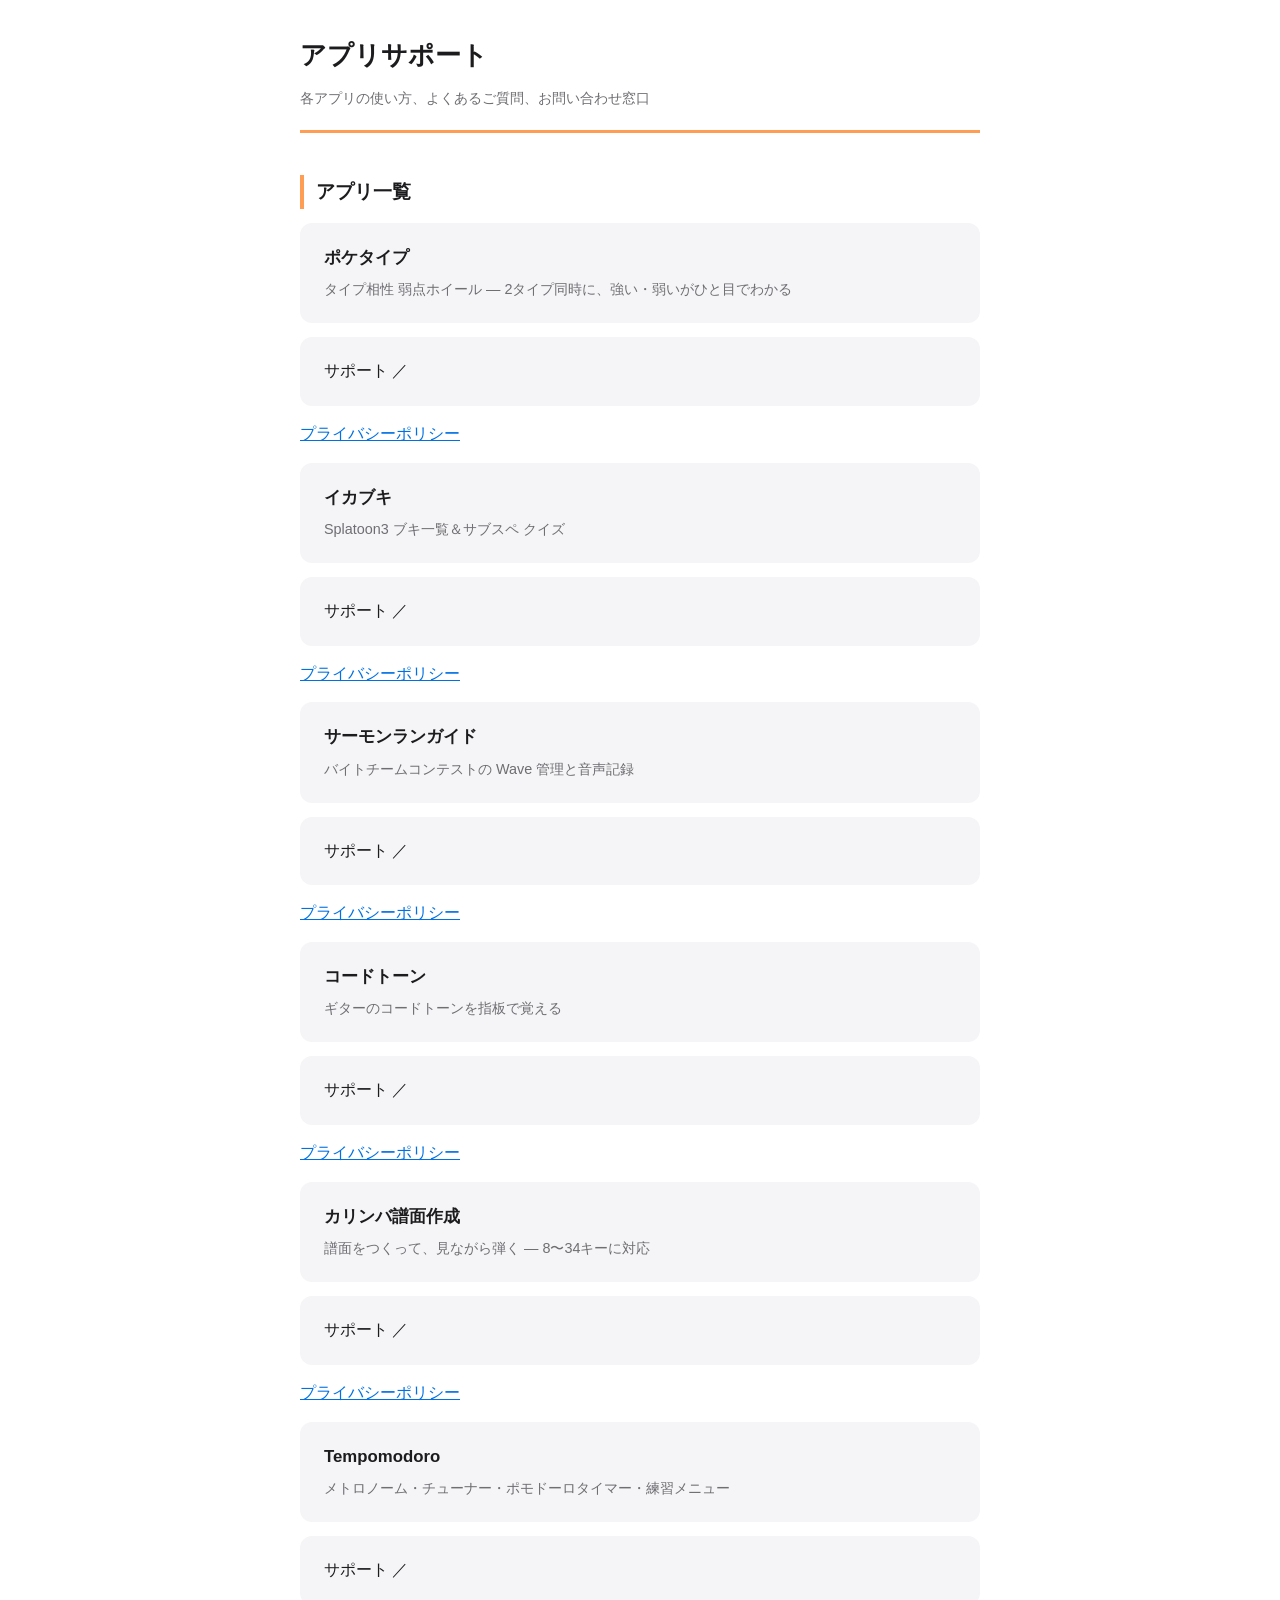
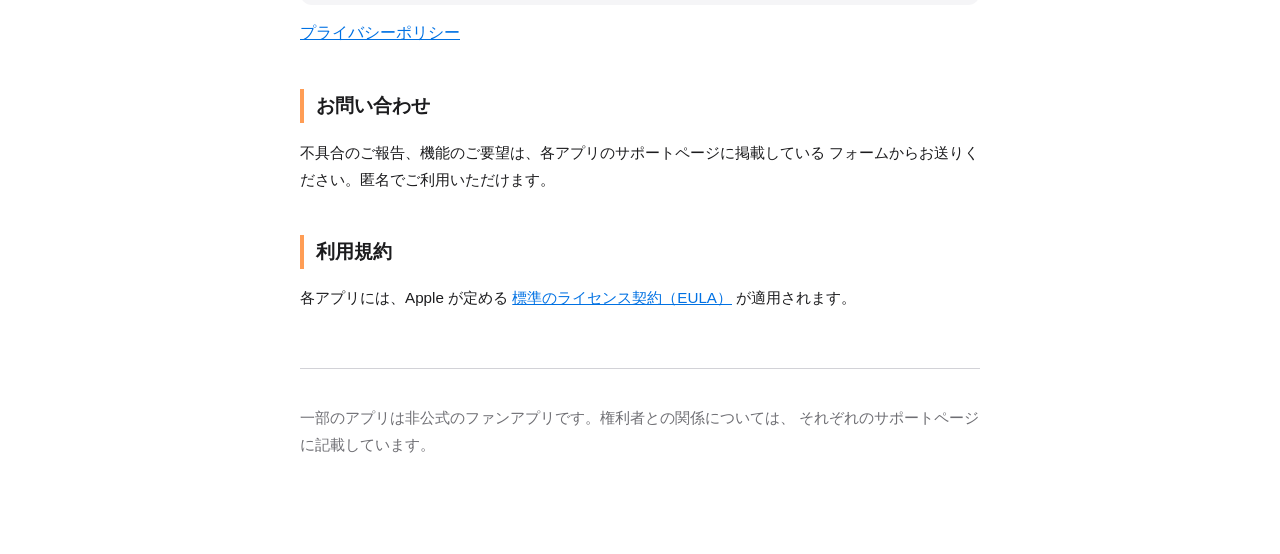
<file: index.html>
<!DOCTYPE html>
<html lang="ja">
<head>
<meta charset="UTF-8">
<meta name="viewport" content="width=device-width, initial-scale=1">
<title>アプリサポート</title>
<link rel="stylesheet" href="./style.css">
</head>
<body>
<div class="wrap">

<header>
  <h1>アプリサポート</h1>
  <p class="tagline">各アプリの使い方、よくあるご質問、お問い合わせ窓口</p>
</header>

<h2>アプリ一覧</h2>

<a class="app" href="./poketype/">
  <div class="name">ポケタイプ</div>
  <div class="desc">タイプ相性 弱点ホイール — 2タイプ同時に、強い・弱いがひと目でわかる</div>
  <div class="sub">サポート ／ <a href="./poketype/privacy.html">プライバシーポリシー</a></div>
</a>

<a class="app" href="./ikabuki/">
  <div class="name">イカブキ</div>
  <div class="desc">Splatoon3 ブキ一覧＆サブスペ クイズ</div>
  <div class="sub">サポート ／ <a href="./ikabuki/privacy.html">プライバシーポリシー</a></div>
</a>

<a class="app" href="./srbtcg/">
  <div class="name">サーモンランガイド</div>
  <div class="desc">バイトチームコンテストの Wave 管理と音声記録</div>
  <div class="sub">サポート ／ <a href="./srbtcg/privacy.html">プライバシーポリシー</a></div>
</a>

<a class="app" href="./chordtone/">
  <div class="name">コードトーン</div>
  <div class="desc">ギターのコードトーンを指板で覚える</div>
  <div class="sub">サポート ／ <a href="./chordtone/privacy.html">プライバシーポリシー</a></div>
</a>

<a class="app" href="./kalimba/">
  <div class="name">カリンバ譜面作成</div>
  <div class="desc">譜面をつくって、見ながら弾く — 8〜34キーに対応</div>
  <div class="sub">サポート ／ <a href="./kalimba/privacy.html">プライバシーポリシー</a></div>
</a>

<a class="app" href="./tempomodoro/">
  <div class="name">Tempomodoro</div>
  <div class="desc">メトロノーム・チューナー・ポモドーロタイマー・練習メニュー</div>
  <div class="sub">サポート ／ <a href="./tempomodoro/privacy.html">プライバシーポリシー</a></div>
</a>

<h2>お問い合わせ</h2>

<p>不具合のご報告、機能のご要望は、各アプリのサポートページに掲載している
フォームからお送りください。匿名でご利用いただけます。</p>

<h2>利用規約</h2>

<p>各アプリには、Apple が定める
<a href="https://www.apple.com/legal/internet-services/itunes/dev/stdeula/" target="_blank" rel="noopener">標準のライセンス契約（EULA）</a>
が適用されます。</p>

<footer>
  <p>一部のアプリは非公式のファンアプリです。権利者との関係については、
  それぞれのサポートページに記載しています。</p>
</footer>

</div>
</body>
</html>
</file>
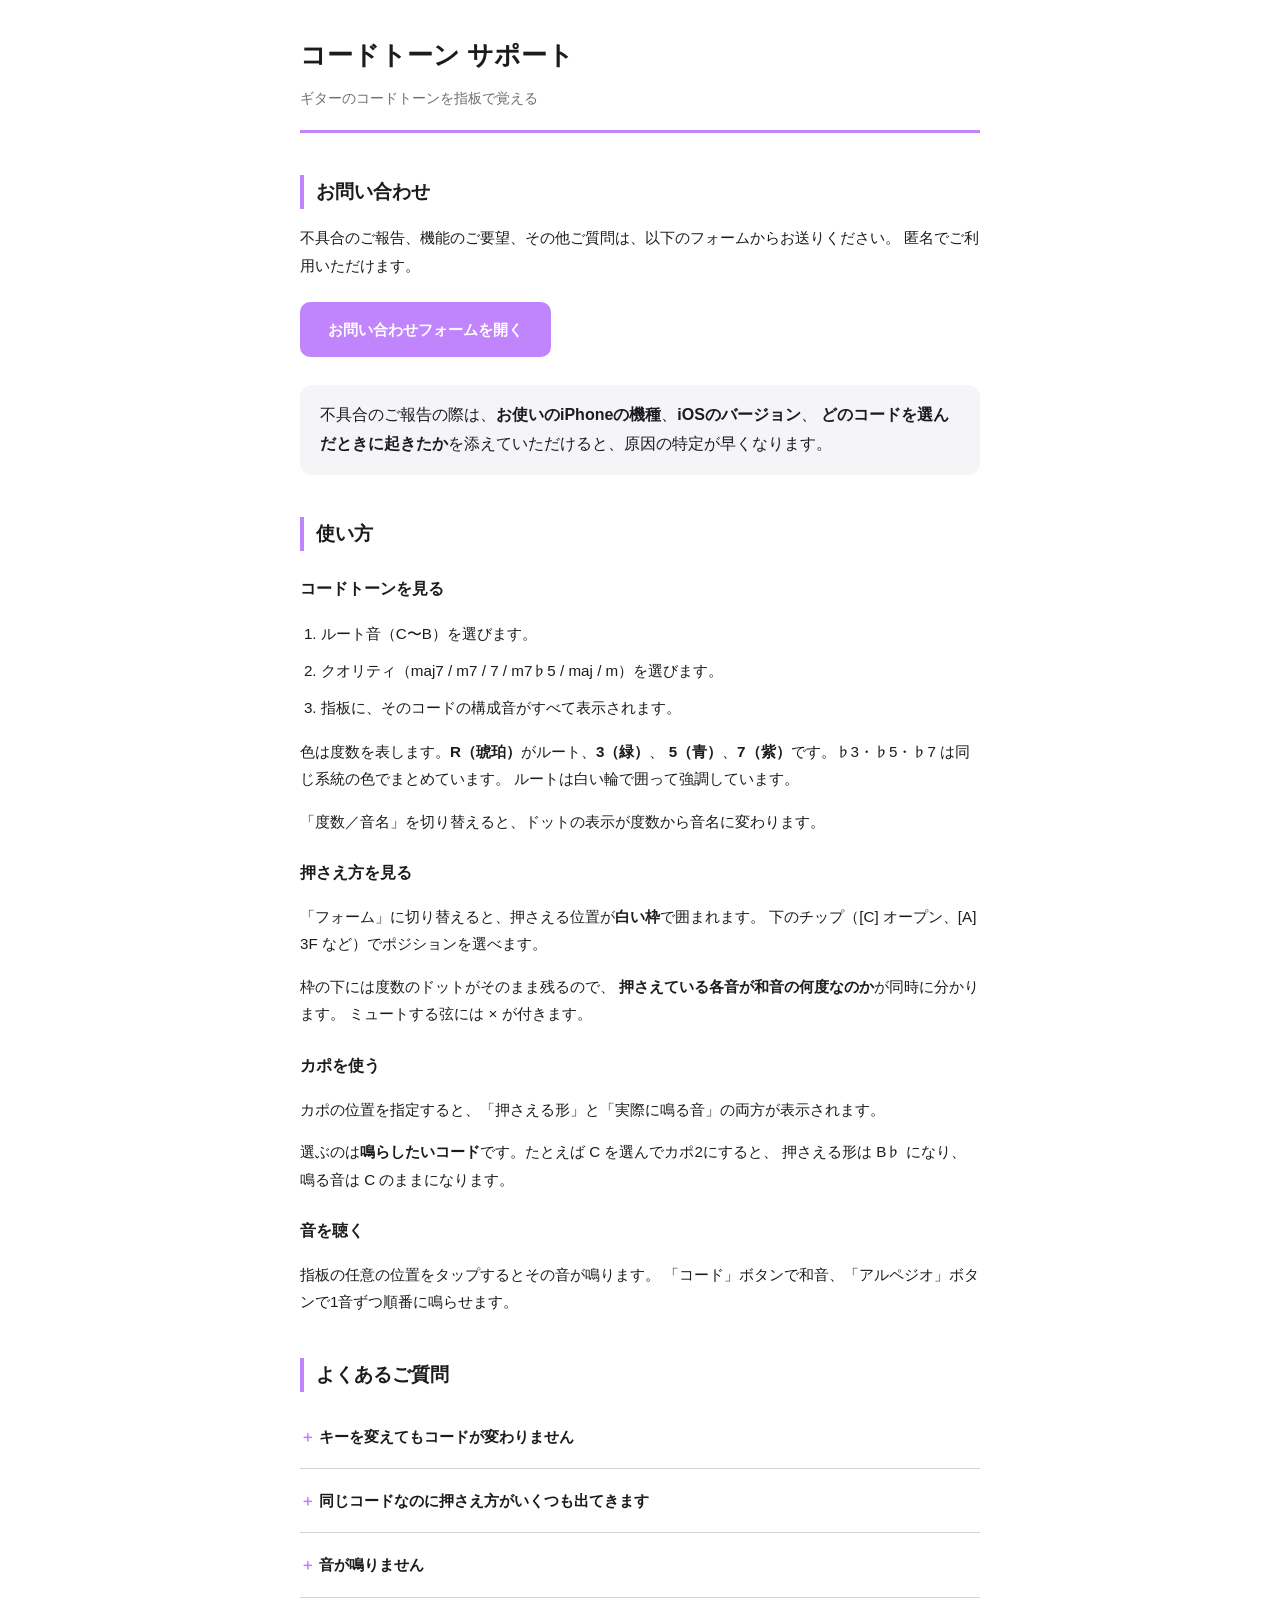
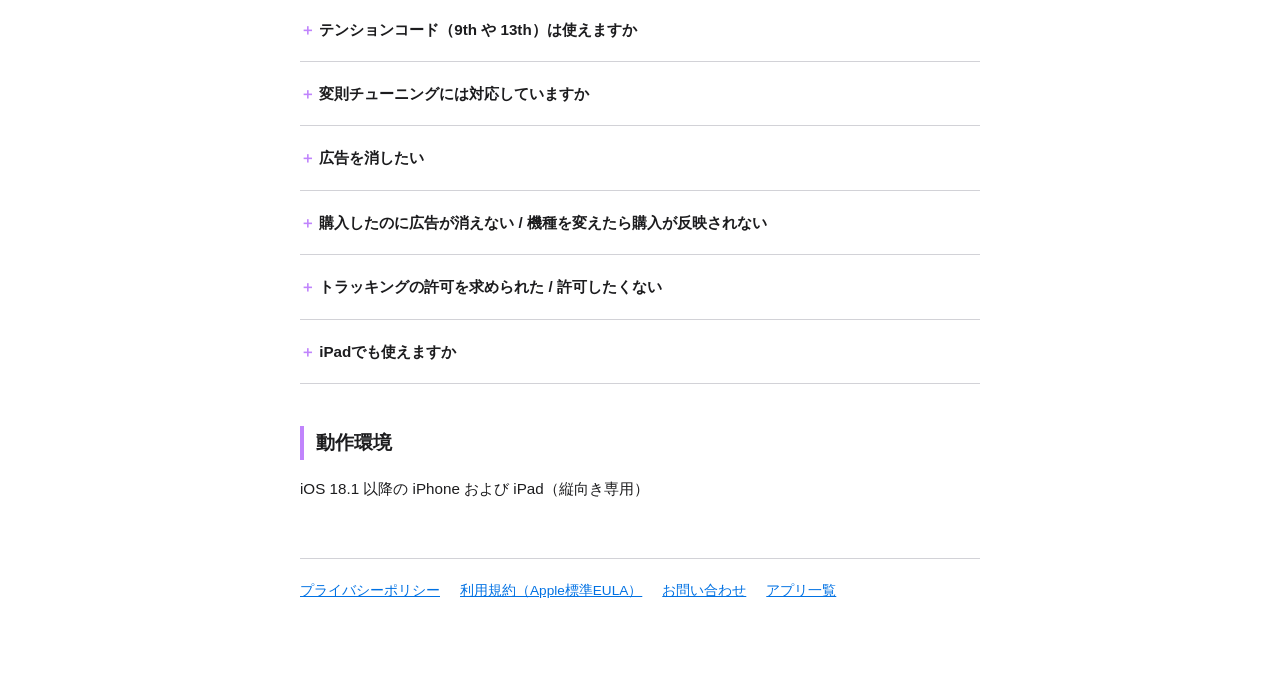
<file: chordtone/index.html>
<!DOCTYPE html>
<html lang="ja">
<head>
<meta charset="UTF-8">
<meta name="viewport" content="width=device-width, initial-scale=1">
<title>サポート｜コードトーン</title>
<link rel="stylesheet" href="../style.css">
</head>
<body style="--accent:#c084fc">
<div class="wrap">

<header>
  <h1>コードトーン サポート</h1>
  <p class="tagline">ギターのコードトーンを指板で覚える</p>
</header>

<h2>お問い合わせ</h2>

<p>不具合のご報告、機能のご要望、その他ご質問は、以下のフォームからお送りください。
匿名でご利用いただけます。</p>

<p><a class="cta" href="https://docs.google.com/forms/d/e/1FAIpQLScMXjAFuFwgxWXSm52-OZ4xQoUhjwCh-gC8QY8C7aBWEULcjA/viewform?usp=pp_url&amp;entry.135936132=Chord%20Tone%EF%BC%88%E3%82%AE%E3%82%BF%E3%83%BC%E3%81%AE%E3%82%B3%E3%83%BC%E3%83%89%E6%A4%9C%E7%B4%A2%EF%BC%89" target="_blank" rel="noopener">お問い合わせフォームを開く</a></p>

<div class="card">
  不具合のご報告の際は、<strong>お使いのiPhoneの機種</strong>、<strong>iOSのバージョン</strong>、
  <strong>どのコードを選んだときに起きたか</strong>を添えていただけると、原因の特定が早くなります。
</div>

<h2>使い方</h2>

<h3>コードトーンを見る</h3>
<ol class="steps">
  <li>ルート音（C〜B）を選びます。</li>
  <li>クオリティ（maj7 / m7 / 7 / m7♭5 / maj / m）を選びます。</li>
  <li>指板に、そのコードの構成音がすべて表示されます。</li>
</ol>

<p>色は度数を表します。<strong>R（琥珀）</strong>がルート、<strong>3（緑）</strong>、
<strong>5（青）</strong>、<strong>7（紫）</strong>です。♭3・♭5・♭7 は同じ系統の色でまとめています。
ルートは白い輪で囲って強調しています。</p>

<p>「度数／音名」を切り替えると、ドットの表示が度数から音名に変わります。</p>

<h3>押さえ方を見る</h3>
<p>「フォーム」に切り替えると、押さえる位置が<strong>白い枠</strong>で囲まれます。
下のチップ（[C] オープン、[A] 3F など）でポジションを選べます。</p>

<p>枠の下には度数のドットがそのまま残るので、
<strong>押さえている各音が和音の何度なのか</strong>が同時に分かります。
ミュートする弦には × が付きます。</p>

<h3>カポを使う</h3>
<p>カポの位置を指定すると、「押さえる形」と「実際に鳴る音」の両方が表示されます。</p>
<p>選ぶのは<strong>鳴らしたいコード</strong>です。たとえば C を選んでカポ2にすると、
押さえる形は B♭ になり、鳴る音は C のままになります。</p>

<h3>音を聴く</h3>
<p>指板の任意の位置をタップするとその音が鳴ります。
「コード」ボタンで和音、「アルペジオ」ボタンで1音ずつ順番に鳴らせます。</p>

<h2>よくあるご質問</h2>

<details class="faq">
  <summary>キーを変えてもコードが変わりません</summary>
  <div class="body">
    <p>これは仕様です。キーは「その曲で使う音とコードの枠」を示すもので、
    <strong>選んでいるコード自体は変わりません。</strong></p>
    <p>キーを設定すると、ルート選択のボタンに点が付き（キーに含まれる音）、
    五度圏の円盤でダイアトニックが明るく表示されます。
    いま選んでいるコードがキーの中でどの位置にあるか（Ⅰ・トニックなど）も表示されます。</p>
  </div>
</details>

<details class="faq">
  <summary>同じコードなのに押さえ方がいくつも出てきます</summary>
  <div class="body">
    <p>ギターでは同じコードを指板上の複数の位置で押さえられます。
    CAGED と呼ばれる5つの型（E型・A型・G型・C型・D型）を基準に、
    低いポジションから順に並べています。</p>
    <p>どれを選んでも鳴る和音は同じです。前後のコードから移動しやすいものを選んでください。</p>
  </div>
</details>

<details class="faq">
  <summary>音が鳴りません</summary>
  <div class="body">
    <p>端末の消音スイッチ（マナーモード）がオンになっていないかご確認ください。</p>
    <p>本アプリは他のアプリの音を止めない設定にしているため、
    音楽を再生しながらでもお使いいただけます。</p>
  </div>
</details>

<details class="faq">
  <summary>テンションコード（9th や 13th）は使えますか</summary>
  <div class="body">
    <p>現在のバージョンでは、maj7 / m7 / 7 / m7♭5 / maj / m の6種類に対応しています。
    テンションコードや分数コードは今後のアップデートで検討しています。</p>
  </div>
</details>

<details class="faq">
  <summary>変則チューニングには対応していますか</summary>
  <div class="body">
    <p>現在は標準チューニング（EADGBE）のみです。</p>
  </div>
</details>

<details class="faq">
  <summary>広告を消したい</summary>
  <div class="body">
    <p>アプリ内のメニューから「広告除去」をご購入いただくと、広告が表示されなくなります。
    買い切りで、月額の費用はかかりません。</p>
    <p>コードの表示・フォーム・発音などの機能は、ご購入の有無にかかわらずすべてお使いいただけます。</p>
  </div>
</details>

<details class="faq">
  <summary>購入したのに広告が消えない / 機種を変えたら購入が反映されない</summary>
  <div class="body">
    <p>メニューの「購入を復元」をタップしてください。購入時と<strong>同じApple IDでサインインしている</strong>ことをご確認ください。</p>
    <p>それでも反映されない場合は、アプリを完全に終了して再度起動してみてください。
    解決しない場合はお問い合わせフォームからご連絡ください。</p>
  </div>
</details>

<details class="faq">
  <summary>トラッキングの許可を求められた / 許可したくない</summary>
  <div class="body">
    <p>広告の関連性を高めるためのものです。<strong>「許可しない」を選んでも、
    アプリのすべての機能をそのままお使いいただけます。</strong></p>
    <p>選択は iOS の「設定」→「プライバシーとセキュリティ」→「トラッキング」からいつでも変更できます。</p>
  </div>
</details>

<details class="faq">
  <summary>iPadでも使えますか</summary>
  <div class="body">
    <p>お使いいただけます。指板や五度圏は画面の幅に合わせて広がります。</p>
  </div>
</details>

<h2>動作環境</h2>

<p>iOS 18.1 以降の iPhone および iPad（縦向き専用）</p>

<footer>
  <div class="links">
    <a href="./privacy.html">プライバシーポリシー</a>
    <a href="https://www.apple.com/legal/internet-services/itunes/dev/stdeula/" target="_blank" rel="noopener">利用規約（Apple標準EULA）</a>
    <a href="https://docs.google.com/forms/d/e/1FAIpQLScMXjAFuFwgxWXSm52-OZ4xQoUhjwCh-gC8QY8C7aBWEULcjA/viewform" target="_blank" rel="noopener">お問い合わせ</a>
    <a href="../">アプリ一覧</a>
  </div>
</footer>

</div>
</body>
</html>
</file>
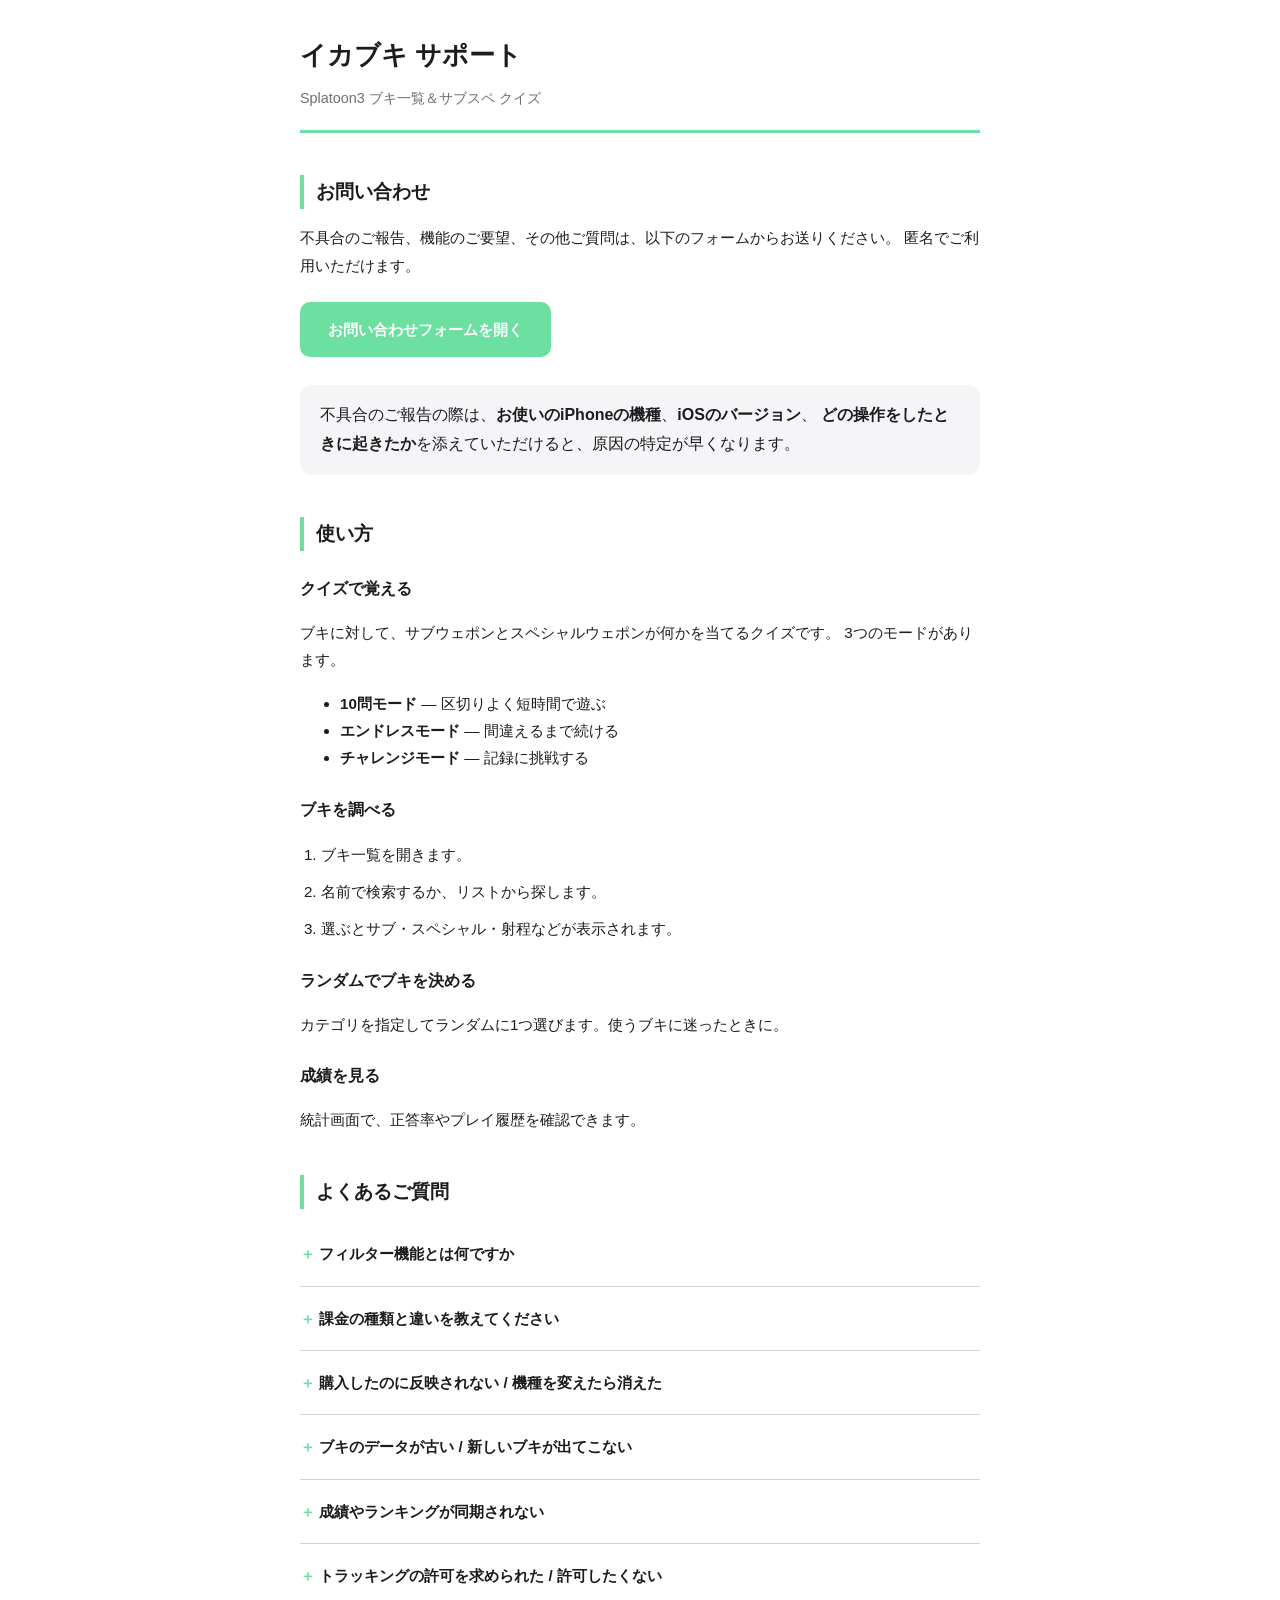
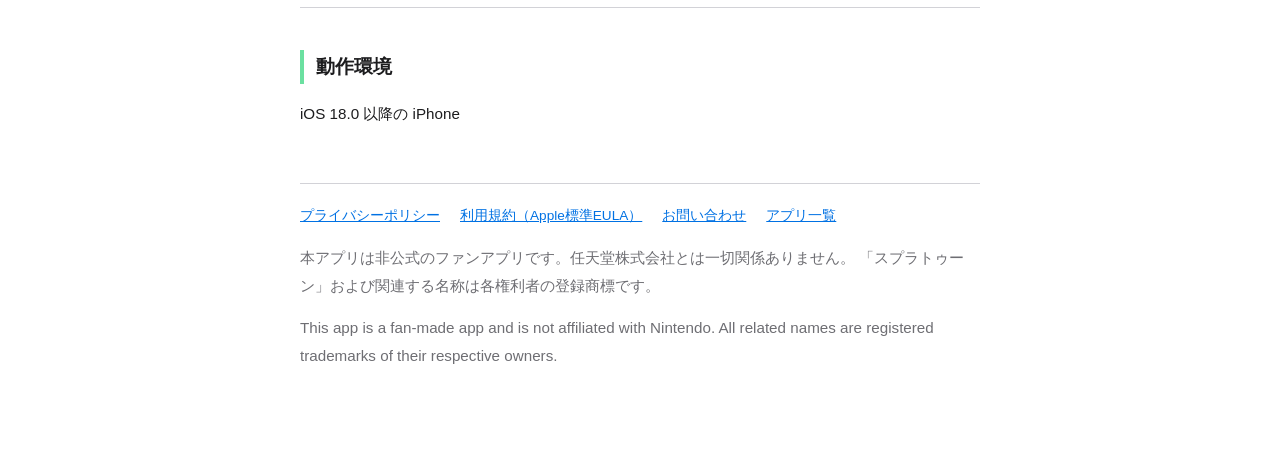
<file: ikabuki/index.html>
<!DOCTYPE html>
<html lang="ja">
<head>
<meta charset="UTF-8">
<meta name="viewport" content="width=device-width, initial-scale=1">
<title>サポート｜イカブキ</title>
<link rel="stylesheet" href="../style.css">
</head>
<body style="--accent:#6be0a0">
<div class="wrap">

<header>
  <h1>イカブキ サポート</h1>
  <p class="tagline">Splatoon3 ブキ一覧＆サブスペ クイズ</p>
</header>

<h2>お問い合わせ</h2>

<p>不具合のご報告、機能のご要望、その他ご質問は、以下のフォームからお送りください。
匿名でご利用いただけます。</p>

<p><a class="cta" href="https://docs.google.com/forms/d/e/1FAIpQLScMXjAFuFwgxWXSm52-OZ4xQoUhjwCh-gC8QY8C7aBWEULcjA/viewform?usp=pp_url&amp;entry.135936132=%E3%82%A4%E3%82%AB%E3%83%96%E3%82%AD%EF%BC%88Splatoon3+%E3%83%96%E3%82%AD%E4%B8%80%E8%A6%A7%EF%BC%86%E3%82%B5%E3%83%96%E3%82%B9%E3%83%9A+%E3%82%AF%E3%82%A4%E3%82%BA%EF%BC%89" target="_blank" rel="noopener">お問い合わせフォームを開く</a></p>

<div class="card">
  不具合のご報告の際は、<strong>お使いのiPhoneの機種</strong>、<strong>iOSのバージョン</strong>、
  <strong>どの操作をしたときに起きたか</strong>を添えていただけると、原因の特定が早くなります。
</div>

<h2>使い方</h2>

<h3>クイズで覚える</h3>
<p>ブキに対して、サブウェポンとスペシャルウェポンが何かを当てるクイズです。
3つのモードがあります。</p>
<ul>
  <li><strong>10問モード</strong> — 区切りよく短時間で遊ぶ</li>
  <li><strong>エンドレスモード</strong> — 間違えるまで続ける</li>
  <li><strong>チャレンジモード</strong> — 記録に挑戦する</li>
</ul>

<h3>ブキを調べる</h3>
<ol class="steps">
  <li>ブキ一覧を開きます。</li>
  <li>名前で検索するか、リストから探します。</li>
  <li>選ぶとサブ・スペシャル・射程などが表示されます。</li>
</ol>

<h3>ランダムでブキを決める</h3>
<p>カテゴリを指定してランダムに1つ選びます。使うブキに迷ったときに。</p>

<h3>成績を見る</h3>
<p>統計画面で、正答率やプレイ履歴を確認できます。</p>

<h2>よくあるご質問</h2>

<details class="faq">
  <summary>フィルター機能とは何ですか</summary>
  <div class="body">
    <p>ブキ一覧を「サブが○○のブキ」「スペシャルが○○のブキ」「射程が○○以上」といった
    条件で絞り込める機能です。アプリ内課金でご利用いただけます。</p>
  </div>
</details>

<details class="faq">
  <summary>課金の種類と違いを教えてください</summary>
  <div class="body">
    <p>3種類あります。いずれも買い切りで、月額の費用はかかりません。</p>
    <ul>
      <li><strong>フィルター機能</strong> — ブキの絞り込みが使えるようになります</li>
      <li><strong>広告除去</strong> — 広告が表示されなくなります</li>
      <li><strong>完全版バンドル</strong> — 上の2つをまとめたものです</li>
    </ul>
    <p>先にどちらか一方を購入したあとでも、もう一方を追加で購入できます。</p>
  </div>
</details>

<details class="faq">
  <summary>購入したのに反映されない / 機種を変えたら消えた</summary>
  <div class="body">
    <p>設定画面の「購入を復元」をタップしてください。購入時と<strong>同じApple IDでサインインしている</strong>ことをご確認ください。</p>
    <p>それでも反映されない場合は、アプリを完全に終了して再度起動してみてください。
    解決しない場合はお問い合わせフォームからご連絡ください。</p>
  </div>
</details>

<details class="faq">
  <summary>ブキのデータが古い / 新しいブキが出てこない</summary>
  <div class="body">
    <p>ブキのデータは外部の公開データ（stat.ink、Leanny）を参照しています。
    シーズン更新の直後は、データ側の反映を待つ必要がある場合があります。</p>
    <p>しばらく経っても反映されない場合はお問い合わせください。</p>
  </div>
</details>

<details class="faq">
  <summary>成績やランキングが同期されない</summary>
  <div class="body">
    <p>ランキングと実績には Game Center を使っています。
    iOS の「設定」→「Game Center」からサインインしているかご確認ください。</p>
    <p>サインインしなくても、クイズや一覧などアプリの機能は通常どおりお使いいただけます。</p>
  </div>
</details>

<details class="faq">
  <summary>トラッキングの許可を求められた / 許可したくない</summary>
  <div class="body">
    <p>広告の関連性を高めるためのものです。<strong>「許可しない」を選んでも、
    アプリのすべての機能をそのままお使いいただけます。</strong></p>
    <p>選択は iOS の「設定」→「プライバシーとセキュリティ」→「トラッキング」からいつでも変更できます。</p>
  </div>
</details>

<h2>動作環境</h2>

<p>iOS 18.0 以降の iPhone</p>

<footer>
  <div class="links">
    <a href="./privacy.html">プライバシーポリシー</a>
    <a href="https://www.apple.com/legal/internet-services/itunes/dev/stdeula/" target="_blank" rel="noopener">利用規約（Apple標準EULA）</a>
    <a href="https://docs.google.com/forms/d/e/1FAIpQLScMXjAFuFwgxWXSm52-OZ4xQoUhjwCh-gC8QY8C7aBWEULcjA/viewform" target="_blank" rel="noopener">お問い合わせ</a>
    <a href="../">アプリ一覧</a>
  </div>
  <p>本アプリは非公式のファンアプリです。任天堂株式会社とは一切関係ありません。
  「スプラトゥーン」および関連する名称は各権利者の登録商標です。</p>
  <p>This app is a fan-made app and is not affiliated with Nintendo.
  All related names are registered trademarks of their respective owners.</p>
</footer>

</div>
</body>
</html>
</file>
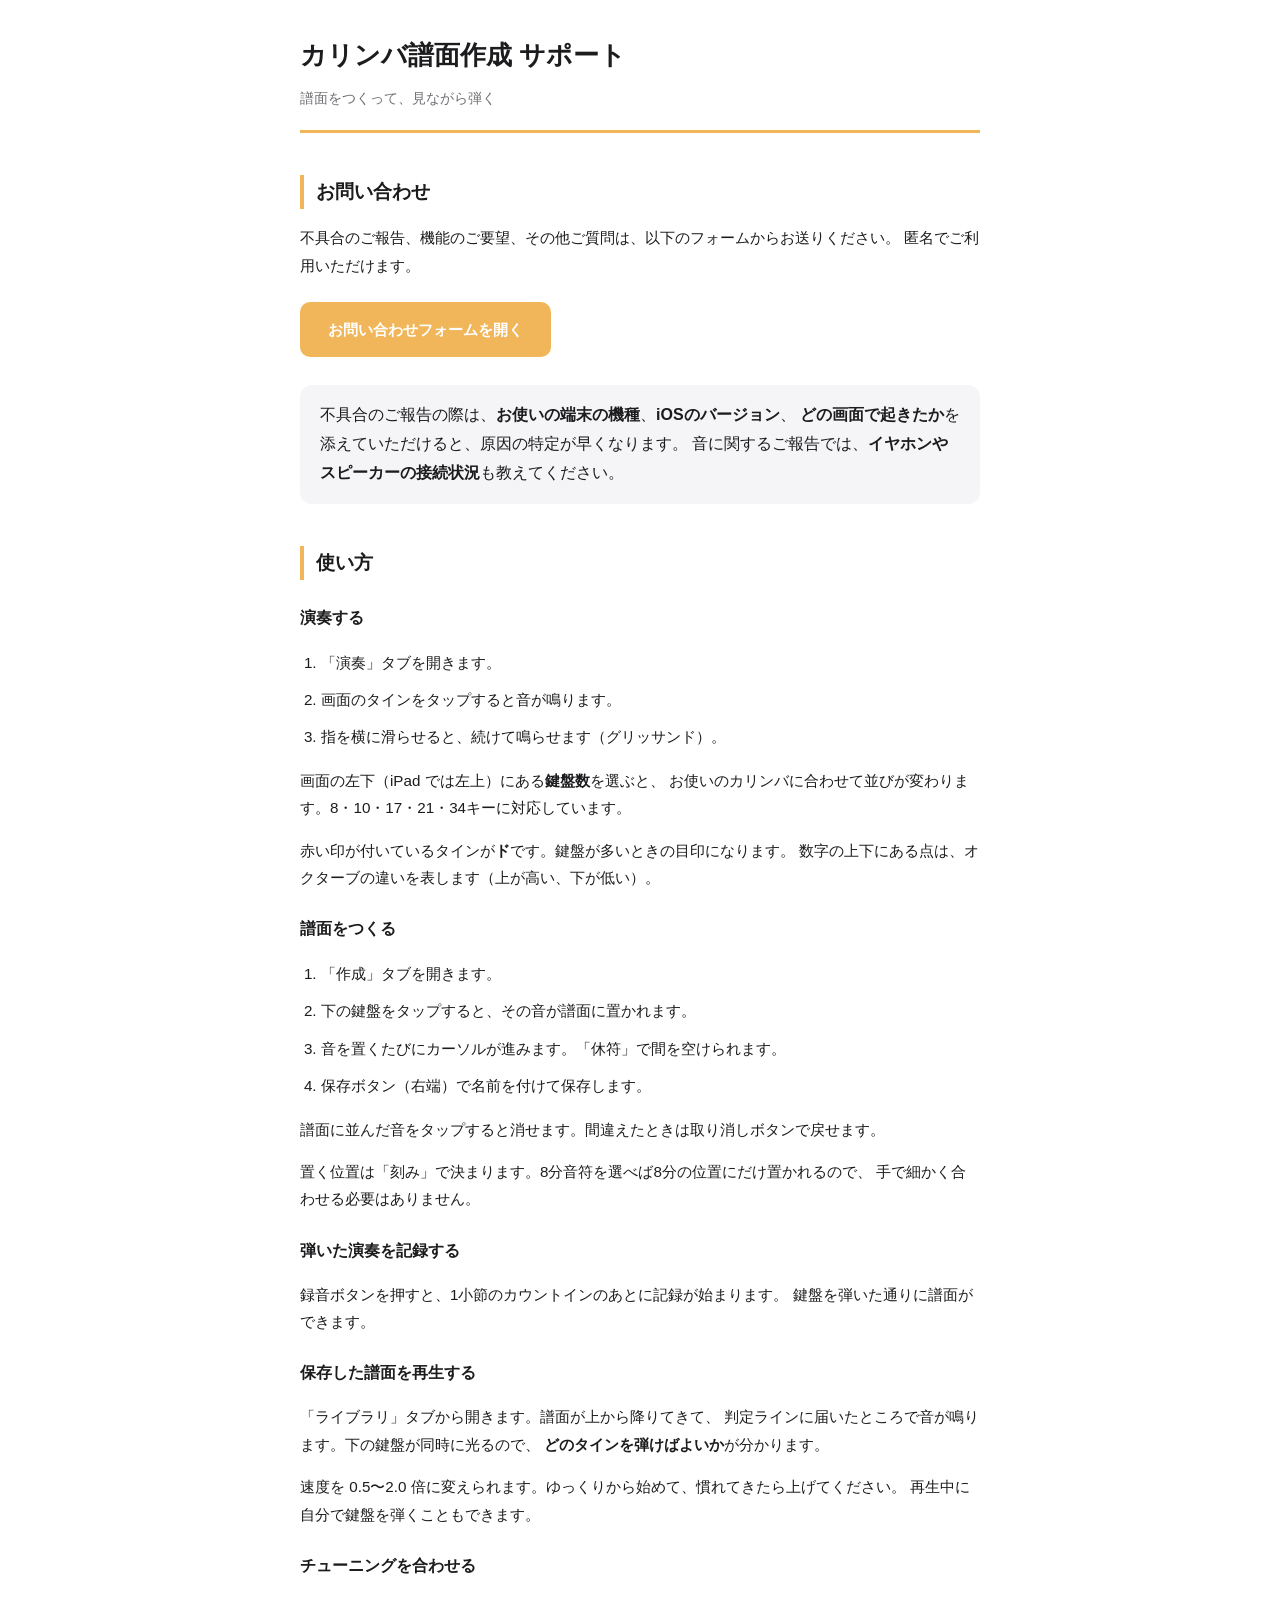
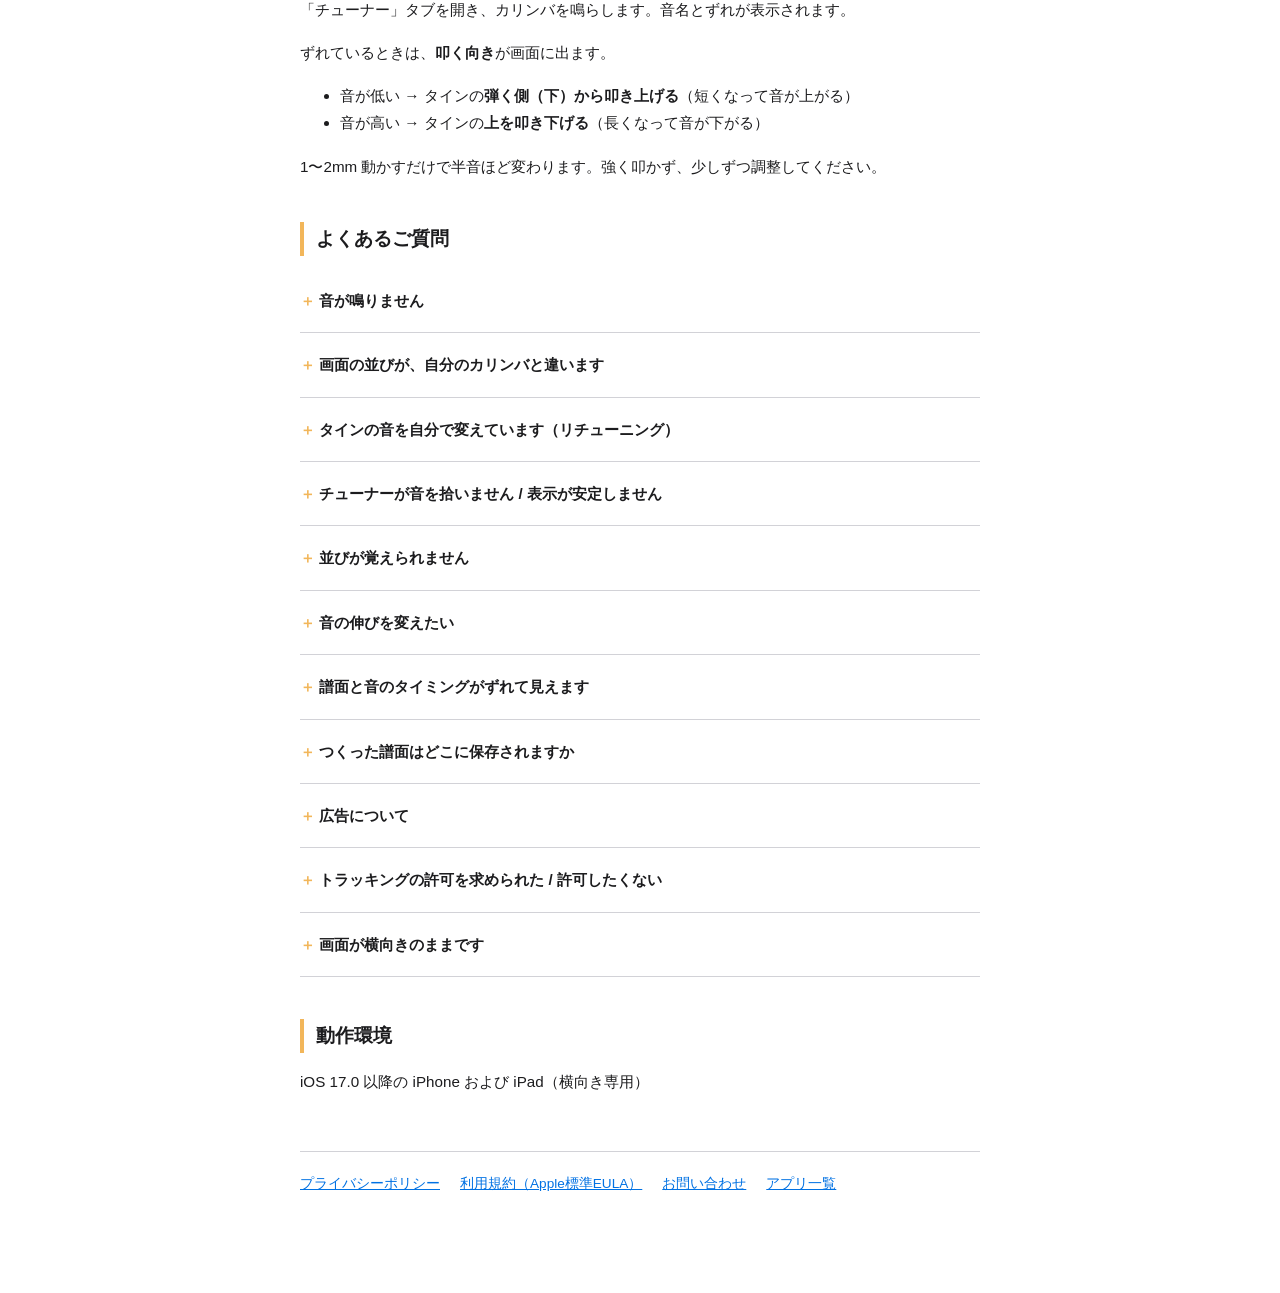
<file: kalimba/index.html>
<!DOCTYPE html>
<html lang="ja">
<head>
<meta charset="UTF-8">
<meta name="viewport" content="width=device-width, initial-scale=1">
<title>サポート｜カリンバ譜面作成</title>
<link rel="stylesheet" href="../style.css">
</head>
<body style="--accent:#f2b65a">
<div class="wrap">

<header>
  <h1>カリンバ譜面作成 サポート</h1>
  <p class="tagline">譜面をつくって、見ながら弾く</p>
</header>

<h2>お問い合わせ</h2>

<p>不具合のご報告、機能のご要望、その他ご質問は、以下のフォームからお送りください。
匿名でご利用いただけます。</p>

<p><a class="cta" href="https://docs.google.com/forms/d/e/1FAIpQLScMXjAFuFwgxWXSm52-OZ4xQoUhjwCh-gC8QY8C7aBWEULcjA/viewform?usp=pp_url&amp;entry.135936132=My%20Kalimba%EF%BC%88%E3%82%AB%E3%83%AA%E3%83%B3%E3%83%90%E6%BC%94%E5%A5%8F%E3%80%81%E3%82%AB%E3%83%AA%E3%83%B3%E3%83%90%E8%AD%9C%E9%9D%A2%E4%BD%9C%E6%88%90%EF%BC%89" target="_blank" rel="noopener">お問い合わせフォームを開く</a></p>

<div class="card">
  不具合のご報告の際は、<strong>お使いの端末の機種</strong>、<strong>iOSのバージョン</strong>、
  <strong>どの画面で起きたか</strong>を添えていただけると、原因の特定が早くなります。
  音に関するご報告では、<strong>イヤホンやスピーカーの接続状況</strong>も教えてください。
</div>

<h2>使い方</h2>

<h3>演奏する</h3>
<ol class="steps">
  <li>「演奏」タブを開きます。</li>
  <li>画面のタインをタップすると音が鳴ります。</li>
  <li>指を横に滑らせると、続けて鳴らせます（グリッサンド）。</li>
</ol>

<p>画面の左下（iPad では左上）にある<strong>鍵盤数</strong>を選ぶと、
お使いのカリンバに合わせて並びが変わります。8・10・17・21・34キーに対応しています。</p>

<p>赤い印が付いているタインが<strong>ド</strong>です。鍵盤が多いときの目印になります。
数字の上下にある点は、オクターブの違いを表します（上が高い、下が低い）。</p>

<h3>譜面をつくる</h3>
<ol class="steps">
  <li>「作成」タブを開きます。</li>
  <li>下の鍵盤をタップすると、その音が譜面に置かれます。</li>
  <li>音を置くたびにカーソルが進みます。「休符」で間を空けられます。</li>
  <li>保存ボタン（右端）で名前を付けて保存します。</li>
</ol>

<p>譜面に並んだ音をタップすると消せます。間違えたときは取り消しボタンで戻せます。</p>

<p>置く位置は「刻み」で決まります。8分音符を選べば8分の位置にだけ置かれるので、
手で細かく合わせる必要はありません。</p>

<h3>弾いた演奏を記録する</h3>
<p>録音ボタンを押すと、1小節のカウントインのあとに記録が始まります。
鍵盤を弾いた通りに譜面ができます。</p>

<h3>保存した譜面を再生する</h3>
<p>「ライブラリ」タブから開きます。譜面が上から降りてきて、
判定ラインに届いたところで音が鳴ります。下の鍵盤が同時に光るので、
<strong>どのタインを弾けばよいか</strong>が分かります。</p>

<p>速度を 0.5〜2.0 倍に変えられます。ゆっくりから始めて、慣れてきたら上げてください。
再生中に自分で鍵盤を弾くこともできます。</p>

<h3>チューニングを合わせる</h3>
<p>「チューナー」タブを開き、カリンバを鳴らします。音名とずれが表示されます。</p>

<p>ずれているときは、<strong>叩く向き</strong>が画面に出ます。</p>

<ul>
  <li>音が低い → タインの<strong>弾く側（下）から叩き上げる</strong>（短くなって音が上がる）</li>
  <li>音が高い → タインの<strong>上を叩き下げる</strong>（長くなって音が下がる）</li>
</ul>

<p>1〜2mm 動かすだけで半音ほど変わります。強く叩かず、少しずつ調整してください。</p>

<h2>よくあるご質問</h2>

<details class="faq">
  <summary>音が鳴りません</summary>
  <div class="body">
    <p>端末の消音スイッチ（マナーモード）と音量をご確認ください。</p>
    <p>Bluetooth イヤホンやスピーカーをお使いの場合、音が出るまでに
    0.15〜0.25 秒ほど遅れます。これは Bluetooth の仕組み上避けられないもので、
    タイミングを合わせて弾くには有線か本体スピーカーをおすすめします。</p>
  </div>
</details>

<details class="faq">
  <summary>画面の並びが、自分のカリンバと違います</summary>
  <div class="body">
    <p>鍵盤数をお使いのものに合わせてください。演奏画面と作成画面では、
    画面の左下（iPad では左上）から切り替えられます。</p>
    <p>対応しているのは 8・10・17・21キーです。34キーのクロマチック機は、
    上段の並びがメーカーによって違うようで裏が取りきれていないため、
    いまは選べないようにしています。確認でき次第、追加する予定です。</p>
  </div>
</details>

<details class="faq">
  <summary>タインの音を自分で変えています（リチューニング）</summary>
  <div class="body">
    <p>現在のバージョンは、各鍵盤数の標準的な並びを前提としています。
    一部のタインを別の音に調律し直している場合、画面の表示と実物が合いません。</p>
    <p>タインごとに音を設定できるようにすることは、今後のアップデートで検討しています。</p>
  </div>
</details>

<details class="faq">
  <summary>チューナーが音を拾いません / 表示が安定しません</summary>
  <div class="body">
    <p><strong>合わせたいタインを1本だけ鳴らしてください。</strong>
    タインは隣どうしが近いため、一緒に鳴ってしまうと別の音を拾って読みが飛びます。
    爪の先で狙った1本だけを弾くようにすると安定します。</p>
    <p>静かな場所でお試しください。周囲の物音や話し声があると読み取りが乱れます。</p>
    <p>端末のマイクに近づけすぎると、音が割れてかえって不安定になります。
    20〜30cm ほど離してお使いください。</p>
    <p>初回起動時にマイクの使用許可を求めます。「許可しない」を選んだ場合は、
    iOS の「設定」→「カリンバ譜面作成」→「マイク」から変更できます。</p>
  </div>
</details>

<details class="faq">
  <summary>並びが覚えられません</summary>
  <div class="body">
    <p>「設定」タブの「鍵盤の並び」から<strong>ピアノ配列</strong>を選べます。
    左から右へ音が高くなり、半音は隣り合う音の間の上に載ります。
    ピアノを触ったことがあれば、どこに何の音があるか見当がつきます。</p>
    <p>譜面も同じ並びで降りてくるので、鍵盤とずれることはありません。</p>
  </div>
</details>

<details class="faq">
  <summary>音の伸びを変えたい</summary>
  <div class="body">
    <p>「設定」タブの「音の伸び」から、なし・短め・普通・長めの4段階で選べます。</p>
    <p>変更したあと演奏画面に戻ったときに反映されます。</p>
  </div>
</details>

<details class="faq">
  <summary>譜面と音のタイミングがずれて見えます</summary>
  <div class="body">
    <p>「設定」タブの「判定ラインのずれ」で調整できます。
    音より譜面が早く見えるときはプラス方向、遅いときはマイナス方向に動かしてください。</p>
    <p>端末やイヤホンによって音の出が遅れるため、この調整を用意しています。</p>
  </div>
</details>

<details class="faq">
  <summary>つくった譜面はどこに保存されますか</summary>
  <div class="body">
    <p>お使いの端末の中にのみ保存されます。外部へ送信されることはありません。</p>
    <p>そのため、<strong>アプリを削除すると譜面も一緒に消えます。</strong>
    機種変更の際も引き継がれません。クラウドへの保存は今後のアップデートで検討しています。</p>
  </div>
</details>

<details class="faq">
  <summary>広告について</summary>
  <div class="body">
    <p>はじめてお使いいただく間（起動3回まで）は広告を表示しません。</p>
    <p>演奏中や譜面の作成中に画面全体の広告が割り込むことはありません。
    手を動かしている最中に中断されないようにしています。</p>
  </div>
</details>

<details class="faq">
  <summary>トラッキングの許可を求められた / 許可したくない</summary>
  <div class="body">
    <p>広告の関連性を高めるためのものです。<strong>「許可しない」を選んでも、
    アプリのすべての機能をそのままお使いいただけます。</strong></p>
    <p>選択は iOS の「設定」→「プライバシーとセキュリティ」→「トラッキング」からいつでも変更できます。</p>
  </div>
</details>

<details class="faq">
  <summary>画面が横向きのままです</summary>
  <div class="body">
    <p>本アプリは横向き専用です。カリンバの鍵盤は横に広がるため、
    縦向きでは1本あたりが細くなりすぎて弾けません。</p>
  </div>
</details>

<h2>動作環境</h2>

<p>iOS 17.0 以降の iPhone および iPad（横向き専用）</p>

<footer>
  <div class="links">
    <a href="./privacy.html">プライバシーポリシー</a>
    <a href="https://www.apple.com/legal/internet-services/itunes/dev/stdeula/" target="_blank" rel="noopener">利用規約（Apple標準EULA）</a>
    <a href="https://docs.google.com/forms/d/e/1FAIpQLScMXjAFuFwgxWXSm52-OZ4xQoUhjwCh-gC8QY8C7aBWEULcjA/viewform" target="_blank" rel="noopener">お問い合わせ</a>
    <a href="../">アプリ一覧</a>
  </div>
</footer>

</div>
</body>
</html>
</file>
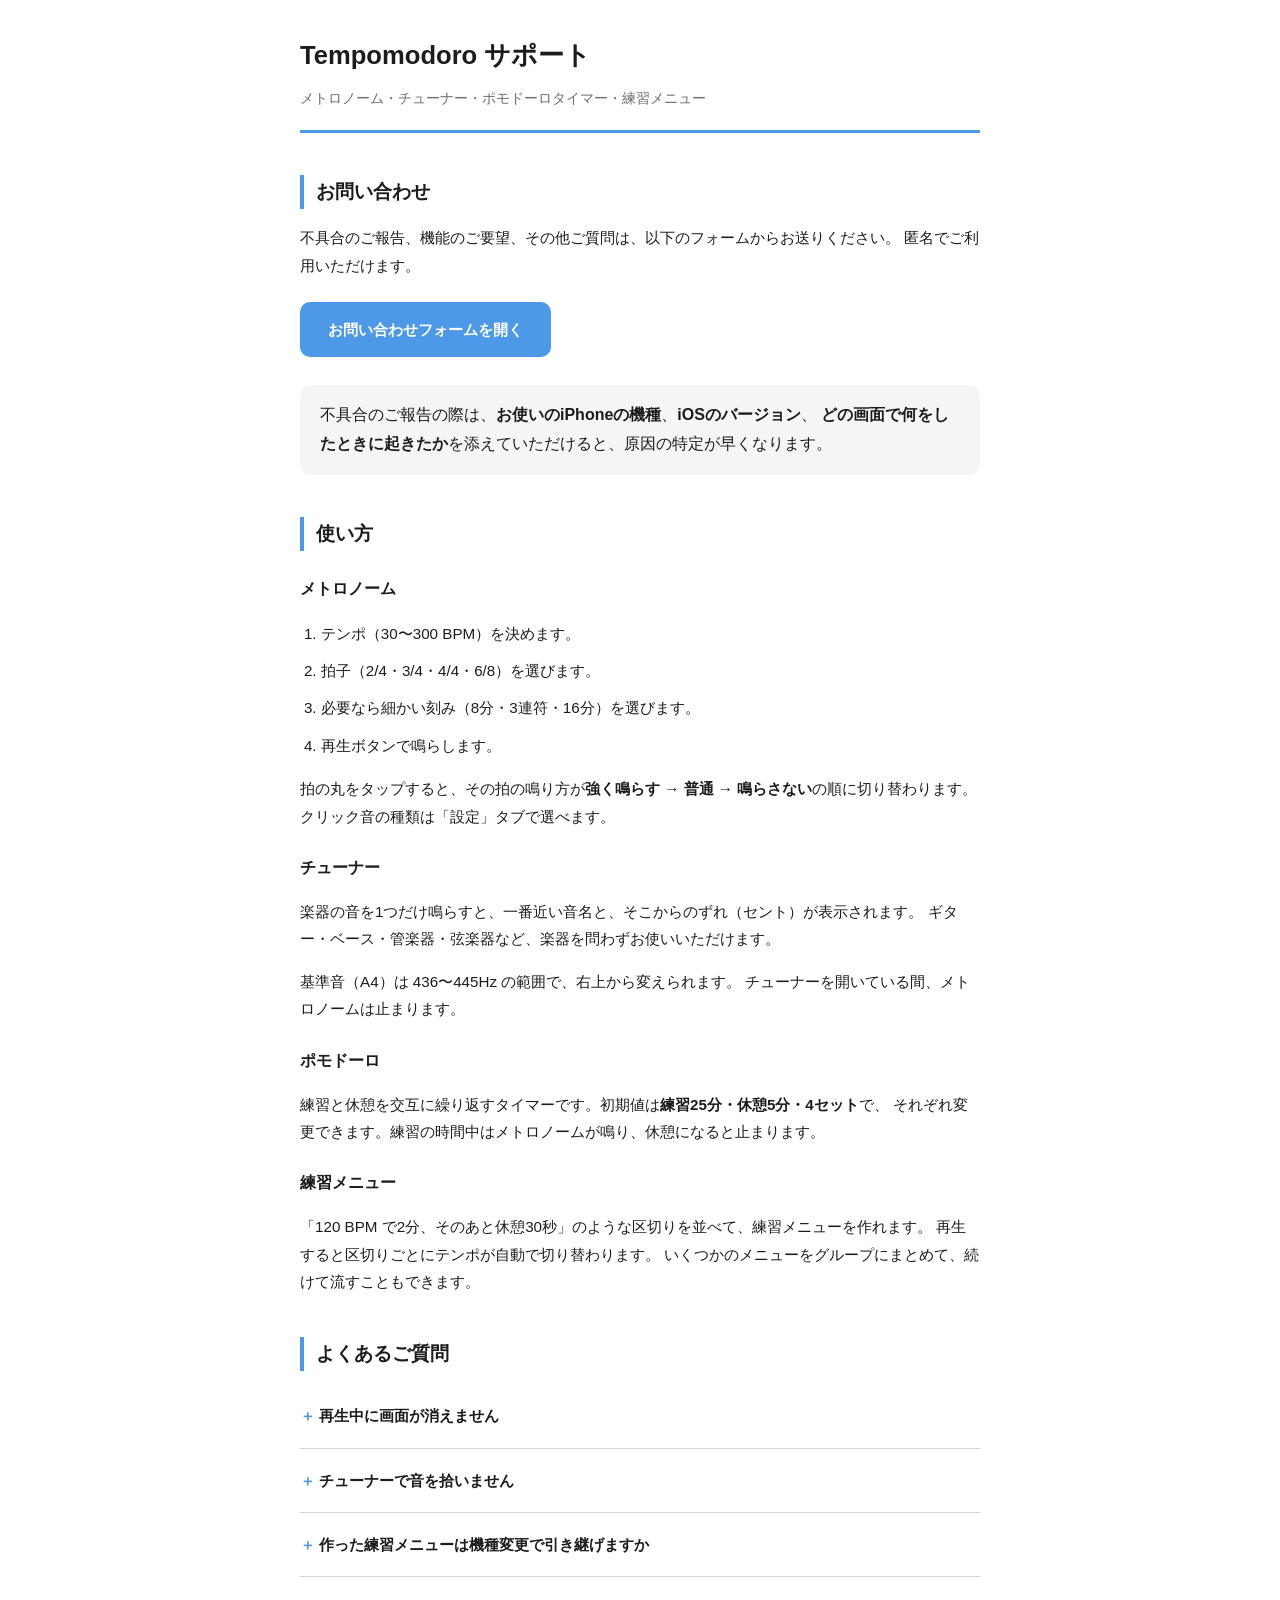
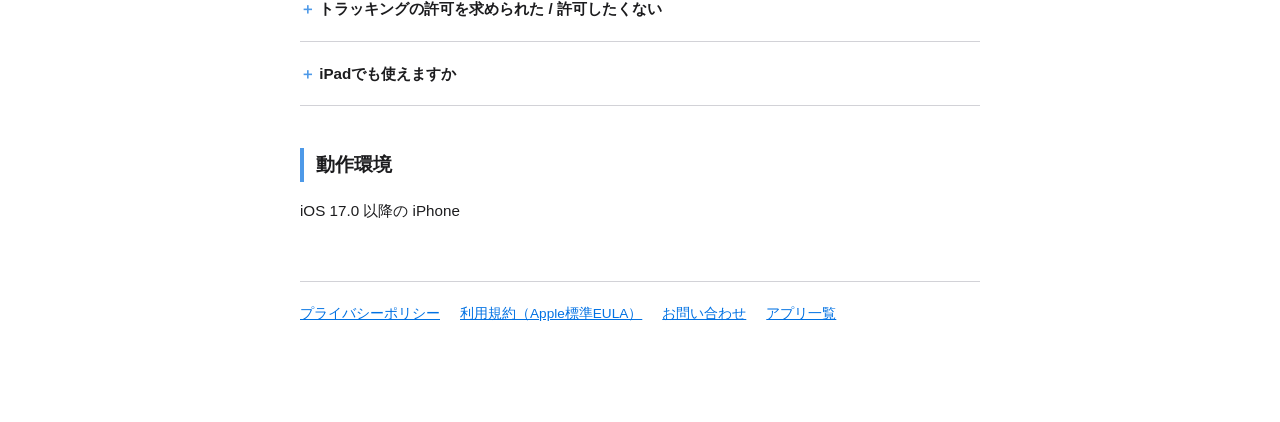
<file: metronome/index.html>
<!DOCTYPE html>
<html lang="ja">
<head>
<meta charset="UTF-8">
<meta name="viewport" content="width=device-width, initial-scale=1">
<title>サポート｜Tempomodoro</title>
<link rel="stylesheet" href="../style.css">
</head>
<body style="--accent:#4d99e8">
<div class="wrap">

<header>
  <h1>Tempomodoro サポート</h1>
  <p class="tagline">メトロノーム・チューナー・ポモドーロタイマー・練習メニュー</p>
</header>

<h2>お問い合わせ</h2>

<p>不具合のご報告、機能のご要望、その他ご質問は、以下のフォームからお送りください。
匿名でご利用いただけます。</p>

<p><a class="cta" href="https://docs.google.com/forms/d/e/1FAIpQLScMXjAFuFwgxWXSm52-OZ4xQoUhjwCh-gC8QY8C7aBWEULcjA/viewform?usp=pp_url&amp;entry.135936132=Tempomodoro" target="_blank" rel="noopener">お問い合わせフォームを開く</a></p>

<div class="card">
  不具合のご報告の際は、<strong>お使いのiPhoneの機種</strong>、<strong>iOSのバージョン</strong>、
  <strong>どの画面で何をしたときに起きたか</strong>を添えていただけると、原因の特定が早くなります。
</div>

<h2>使い方</h2>

<h3>メトロノーム</h3>
<ol class="steps">
  <li>テンポ（30〜300 BPM）を決めます。</li>
  <li>拍子（2/4・3/4・4/4・6/8）を選びます。</li>
  <li>必要なら細かい刻み（8分・3連符・16分）を選びます。</li>
  <li>再生ボタンで鳴らします。</li>
</ol>

<p>拍の丸をタップすると、その拍の鳴り方が<strong>強く鳴らす → 普通 → 鳴らさない</strong>の順に切り替わります。
クリック音の種類は「設定」タブで選べます。</p>

<h3>チューナー</h3>
<p>楽器の音を1つだけ鳴らすと、一番近い音名と、そこからのずれ（セント）が表示されます。
ギター・ベース・管楽器・弦楽器など、楽器を問わずお使いいただけます。</p>
<p>基準音（A4）は 436〜445Hz の範囲で、右上から変えられます。
チューナーを開いている間、メトロノームは止まります。</p>

<h3>ポモドーロ</h3>
<p>練習と休憩を交互に繰り返すタイマーです。初期値は<strong>練習25分・休憩5分・4セット</strong>で、
それぞれ変更できます。練習の時間中はメトロノームが鳴り、休憩になると止まります。</p>

<h3>練習メニュー</h3>
<p>「120 BPM で2分、そのあと休憩30秒」のような区切りを並べて、練習メニューを作れます。
再生すると区切りごとにテンポが自動で切り替わります。
いくつかのメニューをグループにまとめて、続けて流すこともできます。</p>

<h2>よくあるご質問</h2>

<details class="faq">
  <summary>再生中に画面が消えません</summary>
  <div class="body">
    <p>メトロノーム・ポモドーロ・練習メニューの実行中は、途中で止まらないよう画面が消えない設定にしています。
    止めると通常どおり自動で消えるようになります。</p>
  </div>
</details>

<details class="faq">
  <summary>チューナーで音を拾いません</summary>
  <div class="body">
    <p>初めてチューナーを開いたときに、マイクの使用の許可を求めます。
    許可しなかった場合は、iOS の「設定」→「Tempomodoro」→「マイク」をオンにしてください。</p>
    <p>周りの音が大きいと、楽器の音を正しく測れないことがあります。静かな場所でお試しください。</p>
  </div>
</details>

<details class="faq">
  <summary>作った練習メニューは機種変更で引き継げますか</summary>
  <div class="body">
    <p>練習メニューは端末の中にだけ保存しています。現在のバージョンでは、
    別の端末への引き継ぎには対応していません。アプリを削除するとメニューも消えますのでご注意ください。</p>
  </div>
</details>

<details class="faq">
  <summary>トラッキングの許可を求められた / 許可したくない</summary>
  <div class="body">
    <p>広告の関連性を高めるためのものです。<strong>「許可しない」を選んでも、
    アプリのすべての機能をそのままお使いいただけます。</strong></p>
    <p>選択は iOS の「設定」→「プライバシーとセキュリティ」→「トラッキング」からいつでも変更できます。</p>
  </div>
</details>

<details class="faq">
  <summary>iPadでも使えますか</summary>
  <div class="body">
    <p>現在は iPhone 専用です。iPad への対応は今後のバージョンで検討しています。</p>
  </div>
</details>

<h2>動作環境</h2>

<p>iOS 17.0 以降の iPhone</p>

<footer>
  <div class="links">
    <a href="./privacy.html">プライバシーポリシー</a>
    <a href="https://www.apple.com/legal/internet-services/itunes/dev/stdeula/" target="_blank" rel="noopener">利用規約（Apple標準EULA）</a>
    <a href="https://docs.google.com/forms/d/e/1FAIpQLScMXjAFuFwgxWXSm52-OZ4xQoUhjwCh-gC8QY8C7aBWEULcjA/viewform?usp=pp_url&amp;entry.135936132=Tempomodoro" target="_blank" rel="noopener">お問い合わせ</a>
    <a href="../">アプリ一覧</a>
  </div>
</footer>

</div>
</body>
</html>
</file>
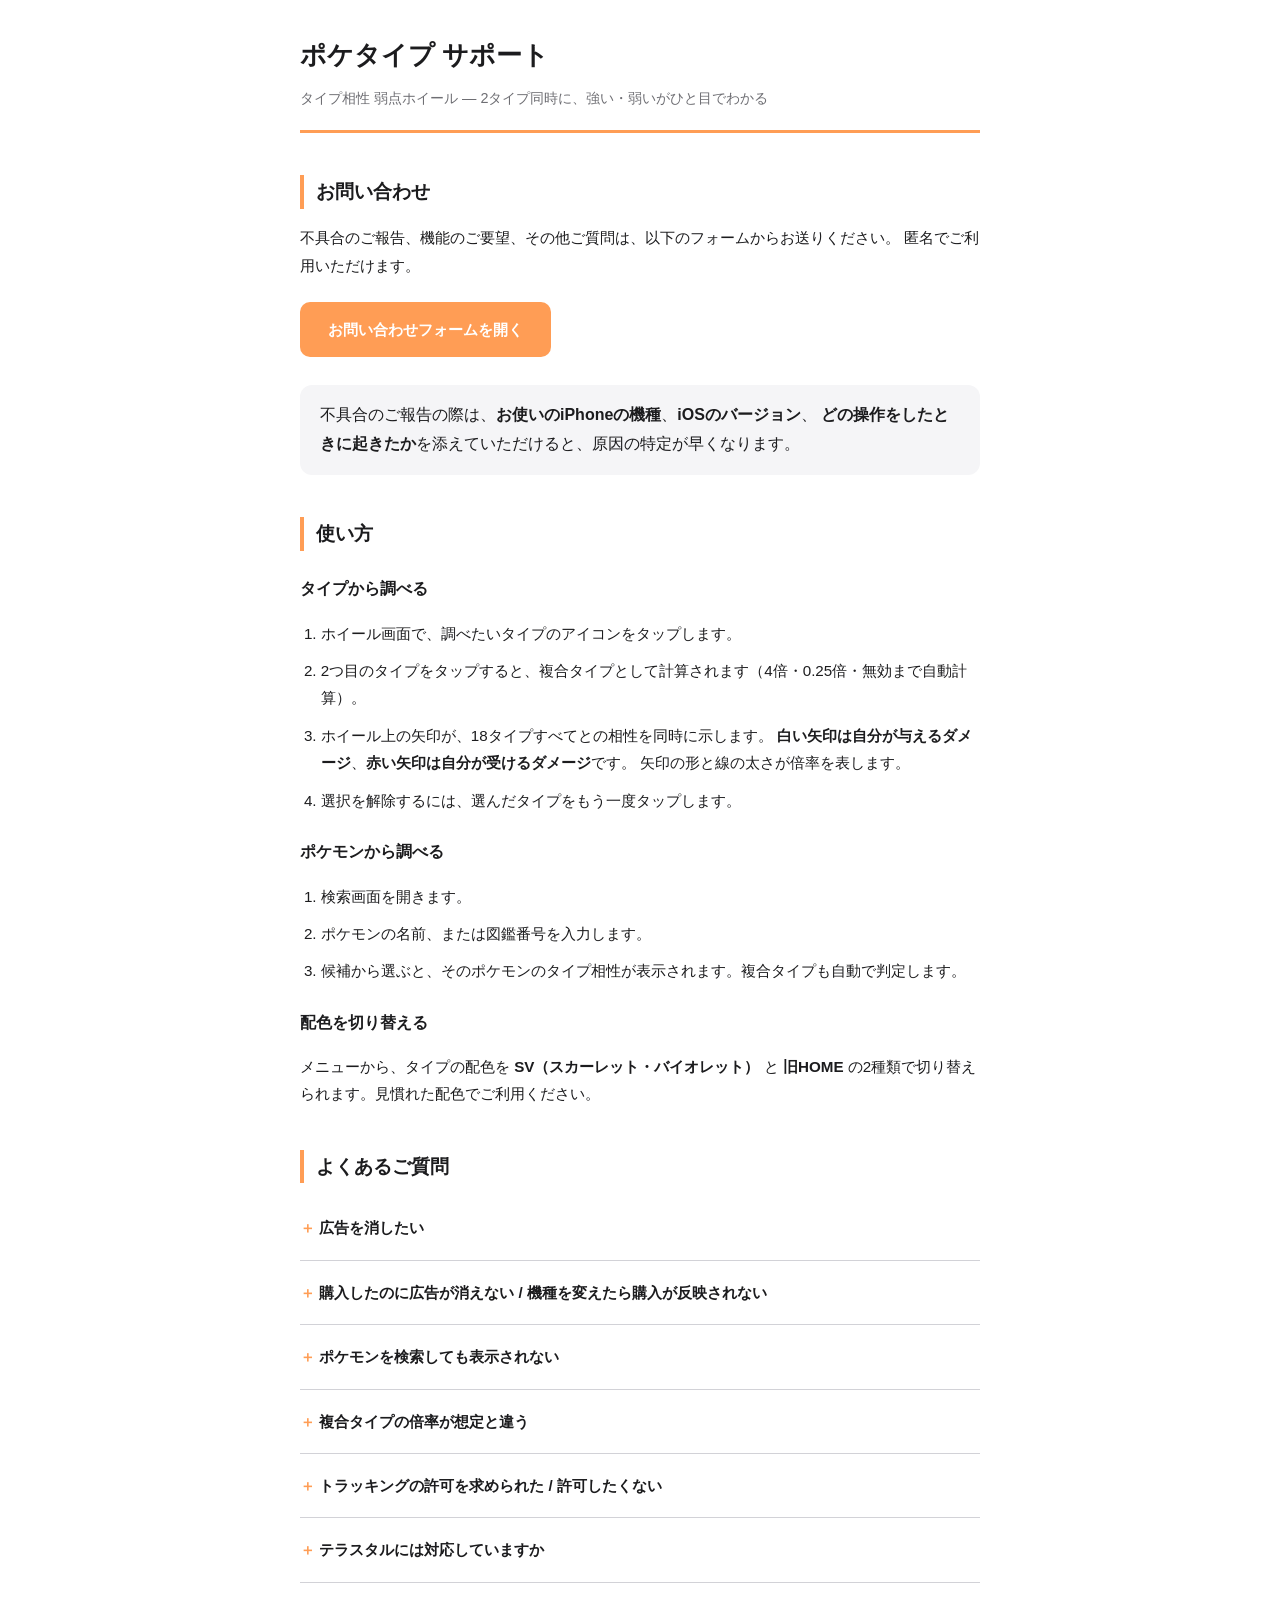
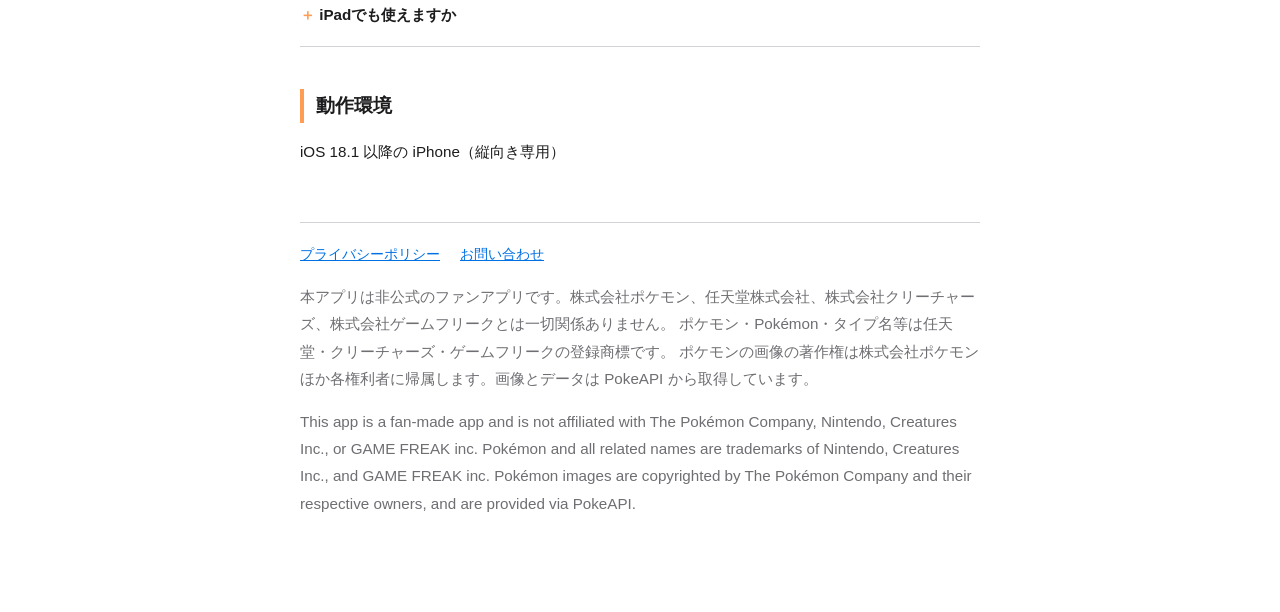
<file: poketype/index.html>
<!DOCTYPE html>
<html lang="ja">
<head>
<meta charset="UTF-8">
<meta name="viewport" content="width=device-width, initial-scale=1">
<title>サポート｜ポケタイプ</title>
<link rel="stylesheet" href="../style.css">
</head>
<body style="--accent:#ff9d55">
<div class="wrap">

<header>
  <h1>ポケタイプ サポート</h1>
  <p class="tagline">タイプ相性 弱点ホイール — 2タイプ同時に、強い・弱いがひと目でわかる</p>
</header>

<h2>お問い合わせ</h2>

<p>不具合のご報告、機能のご要望、その他ご質問は、以下のフォームからお送りください。
匿名でご利用いただけます。</p>

<p><a class="cta" href="https://docs.google.com/forms/d/e/1FAIpQLScMXjAFuFwgxWXSm52-OZ4xQoUhjwCh-gC8QY8C7aBWEULcjA/viewform?usp=pp_url&amp;entry.135936132=%E3%83%9D%E3%82%B1%E3%82%BF%E3%82%A4%E3%83%97%EF%BC%88%E3%83%9D%E3%82%B1%E3%83%A2%E3%83%B3%E7%9B%B8%E6%80%A7%E3%83%81%E3%82%A7%E3%83%83%E3%82%AB%E3%83%BC%EF%BC%89" target="_blank" rel="noopener">お問い合わせフォームを開く</a></p>

<div class="card">
  不具合のご報告の際は、<strong>お使いのiPhoneの機種</strong>、<strong>iOSのバージョン</strong>、
  <strong>どの操作をしたときに起きたか</strong>を添えていただけると、原因の特定が早くなります。
</div>

<h2>使い方</h2>

<h3>タイプから調べる</h3>
<ol class="steps">
  <li>ホイール画面で、調べたいタイプのアイコンをタップします。</li>
  <li>2つ目のタイプをタップすると、複合タイプとして計算されます（4倍・0.25倍・無効まで自動計算）。</li>
  <li>ホイール上の矢印が、18タイプすべてとの相性を同時に示します。
  <strong>白い矢印は自分が与えるダメージ</strong>、<strong>赤い矢印は自分が受けるダメージ</strong>です。
  矢印の形と線の太さが倍率を表します。</li>
  <li>選択を解除するには、選んだタイプをもう一度タップします。</li>
</ol>

<h3>ポケモンから調べる</h3>
<ol class="steps">
  <li>検索画面を開きます。</li>
  <li>ポケモンの名前、または図鑑番号を入力します。</li>
  <li>候補から選ぶと、そのポケモンのタイプ相性が表示されます。複合タイプも自動で判定します。</li>
</ol>

<h3>配色を切り替える</h3>
<p>メニューから、タイプの配色を <strong>SV（スカーレット・バイオレット）</strong> と
<strong>旧HOME</strong> の2種類で切り替えられます。見慣れた配色でご利用ください。</p>

<h2>よくあるご質問</h2>

<details class="faq">
  <summary>広告を消したい</summary>
  <div class="body">
    <p>アプリ内のメニューから「広告削除」をご購入いただくと、広告が表示されなくなります。
    買い切りで、月額の費用はかかりません。</p>
    <p>タイプ相性やポケモン検索などの機能は、ご購入の有無にかかわらずすべてお使いいただけます。</p>
  </div>
</details>

<details class="faq">
  <summary>購入したのに広告が消えない / 機種を変えたら購入が反映されない</summary>
  <div class="body">
    <p>メニューの「購入を復元」をタップしてください。購入時と<strong>同じApple IDでサインインしている</strong>ことをご確認ください。</p>
    <p>それでも反映されない場合は、アプリを完全に終了して再度起動してみてください。
    解決しない場合はお問い合わせフォームからご連絡ください。</p>
  </div>
</details>

<details class="faq">
  <summary>ポケモンを検索しても表示されない</summary>
  <div class="body">
    <p>ポケモンの情報は外部の公開データベース（PokeAPI）から取得しています。
    ネットワークに接続されているかご確認ください。</p>
    <p>また、ごく最近追加されたポケモンや一部のリージョンフォームは、
    データベース側に情報が未登録の場合があります。</p>
  </div>
</details>

<details class="faq">
  <summary>複合タイプの倍率が想定と違う</summary>
  <div class="body">
    <p>本アプリは<strong>タイプ相性のみ</strong>を計算しています。
    特性（もらいび・ふゆう・そうしょく など）、テラスタル、
    技の追加効果による相性の変化は反映していません。</p>
    <p>複合タイプの倍率は、2つのタイプの倍率を掛け合わせた値です
    （例: 4倍 = 2倍 × 2倍、0.25倍 = 0.5倍 × 0.5倍）。
    どちらか一方が無効の場合は、全体が無効になります。</p>
  </div>
</details>

<details class="faq">
  <summary>トラッキングの許可を求められた / 許可したくない</summary>
  <div class="body">
    <p>広告の関連性を高めるためのものです。<strong>「許可しない」を選んでも、
    アプリのすべての機能をそのままお使いいただけます。</strong></p>
    <p>選択は iOS の「設定」→「プライバシーとセキュリティ」→「トラッキング」からいつでも変更できます。</p>
  </div>
</details>

<details class="faq">
  <summary>テラスタルには対応していますか</summary>
  <div class="body">
    <p>現在のバージョンでは未対応です。今後のアップデートで対応を検討しています。</p>
  </div>
</details>

<details class="faq">
  <summary>iPadでも使えますか</summary>
  <div class="body">
    <p>現在は iPhone 専用です。iPad でもインストールはできますが、
    レイアウトが最適化されていません。iPad への対応は今後のバージョンで検討しています。</p>
  </div>
</details>

<h2>動作環境</h2>

<p>iOS 18.1 以降の iPhone（縦向き専用）</p>

<footer>
  <div class="links">
    <a href="./privacy.html">プライバシーポリシー</a>
    <a href="https://docs.google.com/forms/d/e/1FAIpQLScMXjAFuFwgxWXSm52-OZ4xQoUhjwCh-gC8QY8C7aBWEULcjA/viewform" target="_blank" rel="noopener">お問い合わせ</a>
  </div>
  <p>本アプリは非公式のファンアプリです。株式会社ポケモン、任天堂株式会社、株式会社クリーチャーズ、株式会社ゲームフリークとは一切関係ありません。
  ポケモン・Pokémon・タイプ名等は任天堂・クリーチャーズ・ゲームフリークの登録商標です。
  ポケモンの画像の著作権は株式会社ポケモンほか各権利者に帰属します。画像とデータは PokeAPI から取得しています。</p>
  <p>This app is a fan-made app and is not affiliated with The Pokémon Company, Nintendo, Creatures Inc., or GAME FREAK inc.
  Pokémon and all related names are trademarks of Nintendo, Creatures Inc., and GAME FREAK inc.
  Pokémon images are copyrighted by The Pokémon Company and their respective owners, and are provided via PokeAPI.</p>
</footer>

</div>
</body>
</html>
</file>
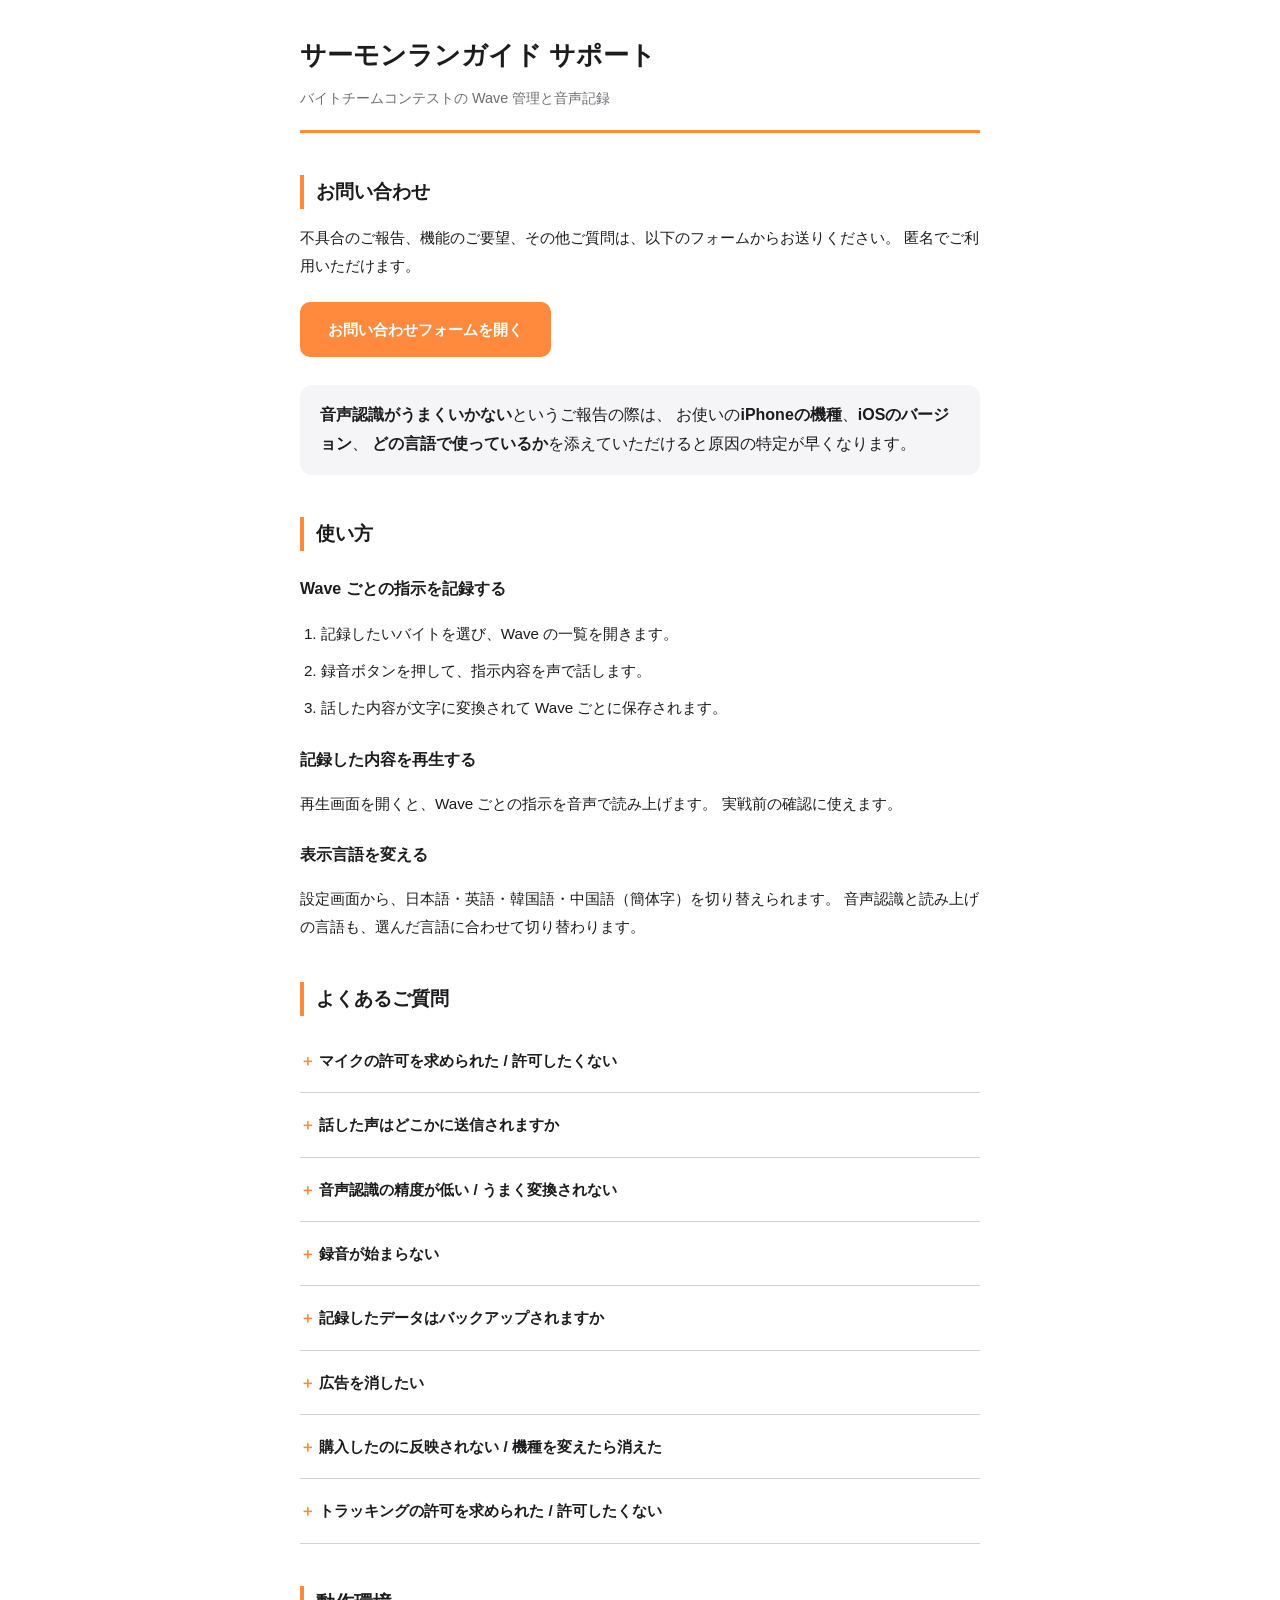
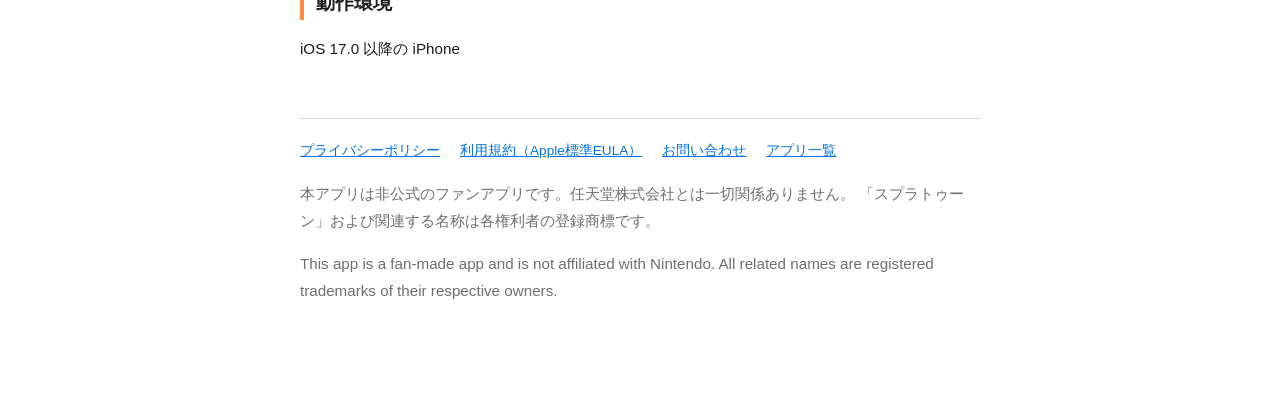
<file: srbtcg/index.html>
<!DOCTYPE html>
<html lang="ja">
<head>
<meta charset="UTF-8">
<meta name="viewport" content="width=device-width, initial-scale=1">
<title>サポート｜サーモンランガイド</title>
<link rel="stylesheet" href="../style.css">
</head>
<body style="--accent:#ff8a3d">
<div class="wrap">

<header>
  <h1>サーモンランガイド サポート</h1>
  <p class="tagline">バイトチームコンテストの Wave 管理と音声記録</p>
</header>

<h2>お問い合わせ</h2>

<p>不具合のご報告、機能のご要望、その他ご質問は、以下のフォームからお送りください。
匿名でご利用いただけます。</p>

<p><a class="cta" href="https://docs.google.com/forms/d/e/1FAIpQLScMXjAFuFwgxWXSm52-OZ4xQoUhjwCh-gC8QY8C7aBWEULcjA/viewform?usp=pp_url&amp;entry.135936132=%E3%82%B5%E3%83%A2%E3%83%A9%E3%83%B3%E3%83%90%E3%83%81%E3%82%B3%E3%83%B3%E3%82%AC%E3%82%A4%E3%83%89%EF%BC%88Splatoon3+%E3%82%B5%E3%83%BC%E3%83%A2%E3%83%B3%E3%83%A9%E3%83%B3%E9%9F%B3%E5%A3%B0%E3%82%AC%E3%82%A4%E3%83%89%EF%BC%89" target="_blank" rel="noopener">お問い合わせフォームを開く</a></p>

<div class="card">
  <strong>音声認識がうまくいかない</strong>というご報告の際は、
  お使いの<strong>iPhoneの機種</strong>、<strong>iOSのバージョン</strong>、
  <strong>どの言語で使っているか</strong>を添えていただけると原因の特定が早くなります。
</div>

<h2>使い方</h2>

<h3>Wave ごとの指示を記録する</h3>
<ol class="steps">
  <li>記録したいバイトを選び、Wave の一覧を開きます。</li>
  <li>録音ボタンを押して、指示内容を声で話します。</li>
  <li>話した内容が文字に変換されて Wave ごとに保存されます。</li>
</ol>

<h3>記録した内容を再生する</h3>
<p>再生画面を開くと、Wave ごとの指示を音声で読み上げます。
実戦前の確認に使えます。</p>

<h3>表示言語を変える</h3>
<p>設定画面から、日本語・英語・韓国語・中国語（簡体字）を切り替えられます。
音声認識と読み上げの言語も、選んだ言語に合わせて切り替わります。</p>

<h2>よくあるご質問</h2>

<details class="faq">
  <summary>マイクの許可を求められた / 許可したくない</summary>
  <div class="body">
    <p>Wave ごとの指示を声で記録するために、マイクと音声認識の許可が必要です。</p>
    <p>許可しない場合、音声での記録はご利用いただけませんが、
    <strong>手入力での記録や、ガイドの閲覧は通常どおりお使いいただけます。</strong></p>
    <p>許可はあとから iOS の「設定」→「プライバシーとセキュリティ」→「マイク」および
    「音声認識」で変更できます。</p>
  </div>
</details>

<details class="faq">
  <summary>話した声はどこかに送信されますか</summary>
  <div class="body">
    <p>お使いの端末が<strong>デバイス内での音声認識に対応している場合は、端末の中だけで処理され、
    外部には送信されません。</strong></p>
    <p>対応していない端末や言語の場合に限り、iOS の標準機能を通じて Apple のサーバーで
    変換が行われます。詳しくは<a href="./privacy.html">プライバシーポリシー</a>をご確認ください。</p>
    <p>いずれの場合も、<strong>当方が音声やその内容を受け取ることはありません。</strong></p>
  </div>
</details>

<details class="faq">
  <summary>音声認識の精度が低い / うまく変換されない</summary>
  <div class="body">
    <p>静かな場所で、マイクに近づけてはっきり話すと精度が上がります。</p>
    <p>ゲーム用語は一般的な辞書に載っていないため変換されにくいことがあります。
    変換結果はあとから手で修正できます。</p>
    <p>設定画面の言語が、実際に話している言語と一致しているかもご確認ください。</p>
  </div>
</details>

<details class="faq">
  <summary>録音が始まらない</summary>
  <div class="body">
    <p>マイクの許可が「許可しない」になっていないかご確認ください
    （iOS の「設定」→「プライバシーとセキュリティ」→「マイク」）。</p>
    <p>他のアプリがマイクを使用中だと録音を開始できないことがあります。
    通話アプリや録音アプリを終了してからお試しください。</p>
  </div>
</details>

<details class="faq">
  <summary>記録したデータはバックアップされますか</summary>
  <div class="body">
    <p>記録は端末内にのみ保存されます。アプリを削除すると消えますのでご注意ください。</p>
  </div>
</details>

<details class="faq">
  <summary>広告を消したい</summary>
  <div class="body">
    <p>設定画面から「広告除去」をご購入いただくと、広告が表示されなくなります。
    買い切りで、月額の費用はかかりません。</p>
    <p>Wave の記録・再生・ガイドの閲覧は、ご購入の有無にかかわらずすべてお使いいただけます。</p>
  </div>
</details>

<details class="faq">
  <summary>購入したのに反映されない / 機種を変えたら消えた</summary>
  <div class="body">
    <p>設定画面の「購入を復元」をタップしてください。購入時と<strong>同じApple IDでサインインしている</strong>ことをご確認ください。</p>
    <p>解決しない場合はお問い合わせフォームからご連絡ください。</p>
  </div>
</details>

<details class="faq">
  <summary>トラッキングの許可を求められた / 許可したくない</summary>
  <div class="body">
    <p>広告の関連性を高めるためのものです。<strong>「許可しない」を選んでも、
    アプリのすべての機能をそのままお使いいただけます。</strong></p>
    <p>選択は iOS の「設定」→「プライバシーとセキュリティ」→「トラッキング」からいつでも変更できます。</p>
  </div>
</details>

<h2>動作環境</h2>

<p>iOS 17.0 以降の iPhone</p>

<footer>
  <div class="links">
    <a href="./privacy.html">プライバシーポリシー</a>
    <a href="https://www.apple.com/legal/internet-services/itunes/dev/stdeula/" target="_blank" rel="noopener">利用規約（Apple標準EULA）</a>
    <a href="https://docs.google.com/forms/d/e/1FAIpQLScMXjAFuFwgxWXSm52-OZ4xQoUhjwCh-gC8QY8C7aBWEULcjA/viewform" target="_blank" rel="noopener">お問い合わせ</a>
    <a href="../">アプリ一覧</a>
  </div>
  <p>本アプリは非公式のファンアプリです。任天堂株式会社とは一切関係ありません。
  「スプラトゥーン」および関連する名称は各権利者の登録商標です。</p>
  <p>This app is a fan-made app and is not affiliated with Nintendo.
  All related names are registered trademarks of their respective owners.</p>
</footer>

</div>
</body>
</html>
</file>
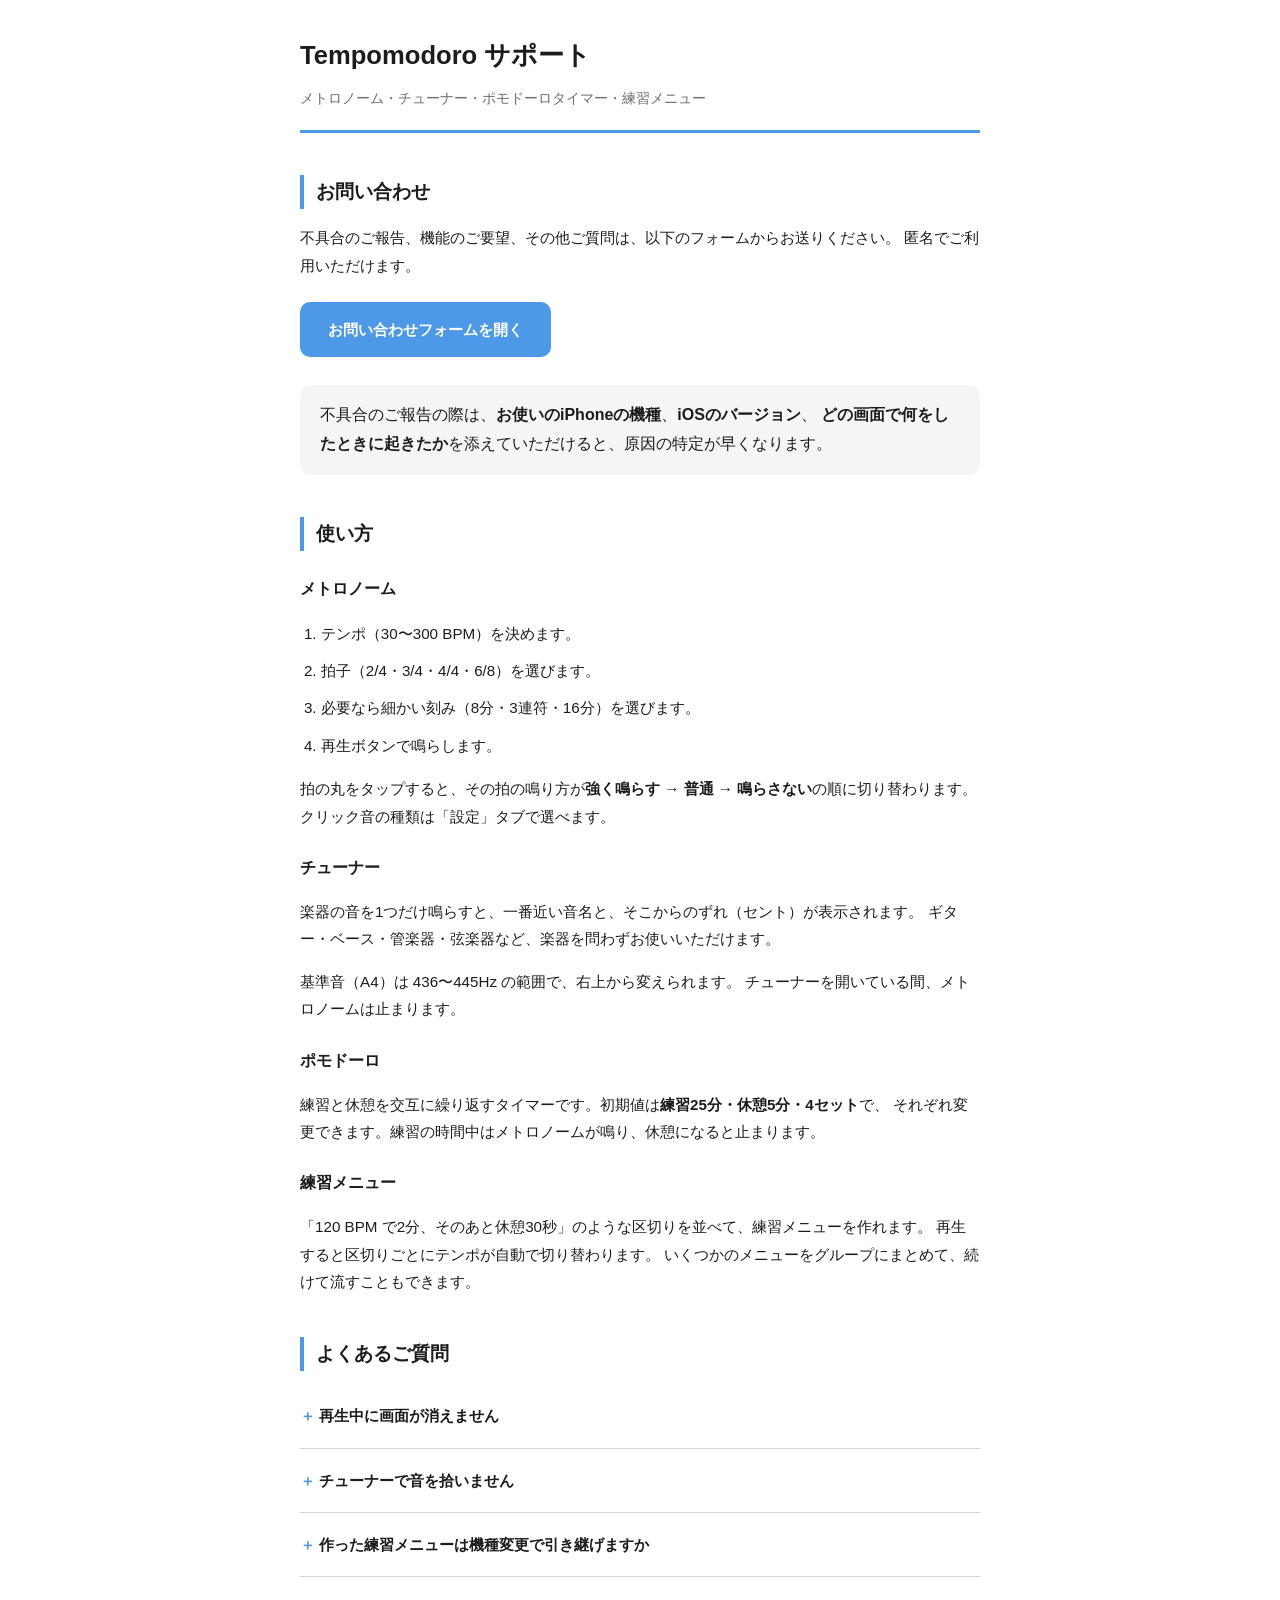
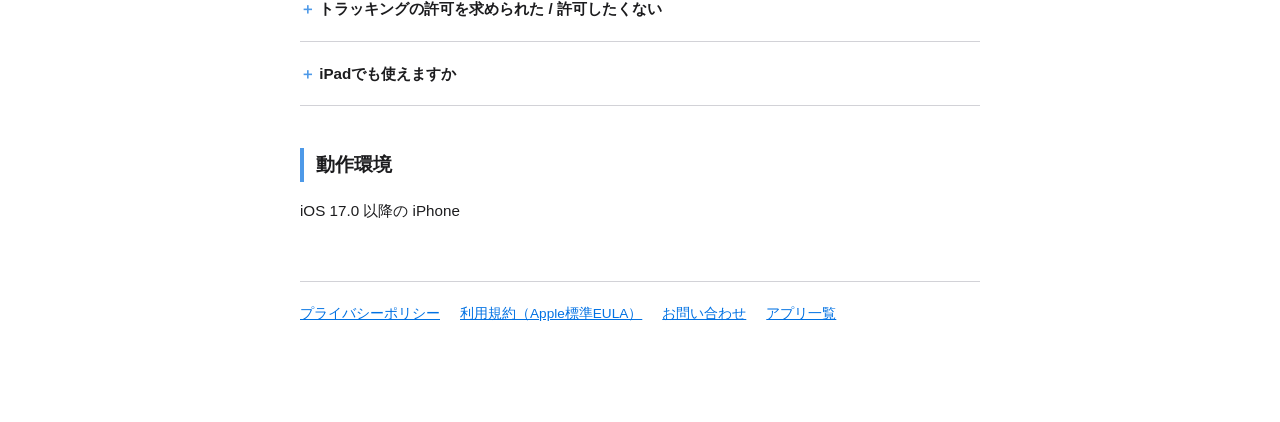
<file: tempomodoro/index.html>
<!DOCTYPE html>
<html lang="ja">
<head>
<meta charset="UTF-8">
<meta name="viewport" content="width=device-width, initial-scale=1">
<title>サポート｜Tempomodoro</title>
<link rel="stylesheet" href="../style.css">
</head>
<body style="--accent:#4d99e8">
<div class="wrap">

<header>
  <h1>Tempomodoro サポート</h1>
  <p class="tagline">メトロノーム・チューナー・ポモドーロタイマー・練習メニュー</p>
</header>

<h2>お問い合わせ</h2>

<p>不具合のご報告、機能のご要望、その他ご質問は、以下のフォームからお送りください。
匿名でご利用いただけます。</p>

<p><a class="cta" href="https://docs.google.com/forms/d/e/1FAIpQLScMXjAFuFwgxWXSm52-OZ4xQoUhjwCh-gC8QY8C7aBWEULcjA/viewform?usp=pp_url&amp;entry.135936132=Tempomodoro%EF%BC%88%E3%83%A1%E3%83%88%E3%83%AD%E3%83%8E%E3%83%BC%E3%83%A0%E3%80%81%E3%83%9D%E3%83%A2%E3%83%89%E3%83%BC%E3%83%AD%E3%82%BF%E3%82%A4%E3%83%9E%E3%83%BC%EF%BC%89" target="_blank" rel="noopener">お問い合わせフォームを開く</a></p>

<div class="card">
  不具合のご報告の際は、<strong>お使いのiPhoneの機種</strong>、<strong>iOSのバージョン</strong>、
  <strong>どの画面で何をしたときに起きたか</strong>を添えていただけると、原因の特定が早くなります。
</div>

<h2>使い方</h2>

<h3>メトロノーム</h3>
<ol class="steps">
  <li>テンポ（30〜300 BPM）を決めます。</li>
  <li>拍子（2/4・3/4・4/4・6/8）を選びます。</li>
  <li>必要なら細かい刻み（8分・3連符・16分）を選びます。</li>
  <li>再生ボタンで鳴らします。</li>
</ol>

<p>拍の丸をタップすると、その拍の鳴り方が<strong>強く鳴らす → 普通 → 鳴らさない</strong>の順に切り替わります。
クリック音の種類は「設定」タブで選べます。</p>

<h3>チューナー</h3>
<p>楽器の音を1つだけ鳴らすと、一番近い音名と、そこからのずれ（セント）が表示されます。
ギター・ベース・管楽器・弦楽器など、楽器を問わずお使いいただけます。</p>
<p>基準音（A4）は 436〜445Hz の範囲で、右上から変えられます。
チューナーを開いている間、メトロノームは止まります。</p>

<h3>ポモドーロ</h3>
<p>練習と休憩を交互に繰り返すタイマーです。初期値は<strong>練習25分・休憩5分・4セット</strong>で、
それぞれ変更できます。練習の時間中はメトロノームが鳴り、休憩になると止まります。</p>

<h3>練習メニュー</h3>
<p>「120 BPM で2分、そのあと休憩30秒」のような区切りを並べて、練習メニューを作れます。
再生すると区切りごとにテンポが自動で切り替わります。
いくつかのメニューをグループにまとめて、続けて流すこともできます。</p>

<h2>よくあるご質問</h2>

<details class="faq">
  <summary>再生中に画面が消えません</summary>
  <div class="body">
    <p>メトロノーム・ポモドーロ・練習メニューの実行中は、途中で止まらないよう画面が消えない設定にしています。
    止めると通常どおり自動で消えるようになります。</p>
  </div>
</details>

<details class="faq">
  <summary>チューナーで音を拾いません</summary>
  <div class="body">
    <p>初めてチューナーを開いたときに、マイクの使用の許可を求めます。
    許可しなかった場合は、iOS の「設定」→「Tempomodoro」→「マイク」をオンにしてください。</p>
    <p>周りの音が大きいと、楽器の音を正しく測れないことがあります。静かな場所でお試しください。</p>
  </div>
</details>

<details class="faq">
  <summary>作った練習メニューは機種変更で引き継げますか</summary>
  <div class="body">
    <p>練習メニューは端末の中にだけ保存しています。現在のバージョンでは、
    別の端末への引き継ぎには対応していません。アプリを削除するとメニューも消えますのでご注意ください。</p>
  </div>
</details>

<details class="faq">
  <summary>トラッキングの許可を求められた / 許可したくない</summary>
  <div class="body">
    <p>広告の関連性を高めるためのものです。<strong>「許可しない」を選んでも、
    アプリのすべての機能をそのままお使いいただけます。</strong></p>
    <p>選択は iOS の「設定」→「プライバシーとセキュリティ」→「トラッキング」からいつでも変更できます。</p>
  </div>
</details>

<details class="faq">
  <summary>iPadでも使えますか</summary>
  <div class="body">
    <p>現在は iPhone 専用です。iPad への対応は今後のバージョンで検討しています。</p>
  </div>
</details>

<h2>動作環境</h2>

<p>iOS 17.0 以降の iPhone</p>

<footer>
  <div class="links">
    <a href="./privacy.html">プライバシーポリシー</a>
    <a href="https://www.apple.com/legal/internet-services/itunes/dev/stdeula/" target="_blank" rel="noopener">利用規約（Apple標準EULA）</a>
    <a href="https://docs.google.com/forms/d/e/1FAIpQLScMXjAFuFwgxWXSm52-OZ4xQoUhjwCh-gC8QY8C7aBWEULcjA/viewform?usp=pp_url&amp;entry.135936132=Tempomodoro%EF%BC%88%E3%83%A1%E3%83%88%E3%83%AD%E3%83%8E%E3%83%BC%E3%83%A0%E3%80%81%E3%83%9D%E3%83%A2%E3%83%89%E3%83%BC%E3%83%AD%E3%82%BF%E3%82%A4%E3%83%9E%E3%83%BC%EF%BC%89" target="_blank" rel="noopener">お問い合わせ</a>
    <a href="../">アプリ一覧</a>
  </div>
</footer>

</div>
</body>
</html>
</file>
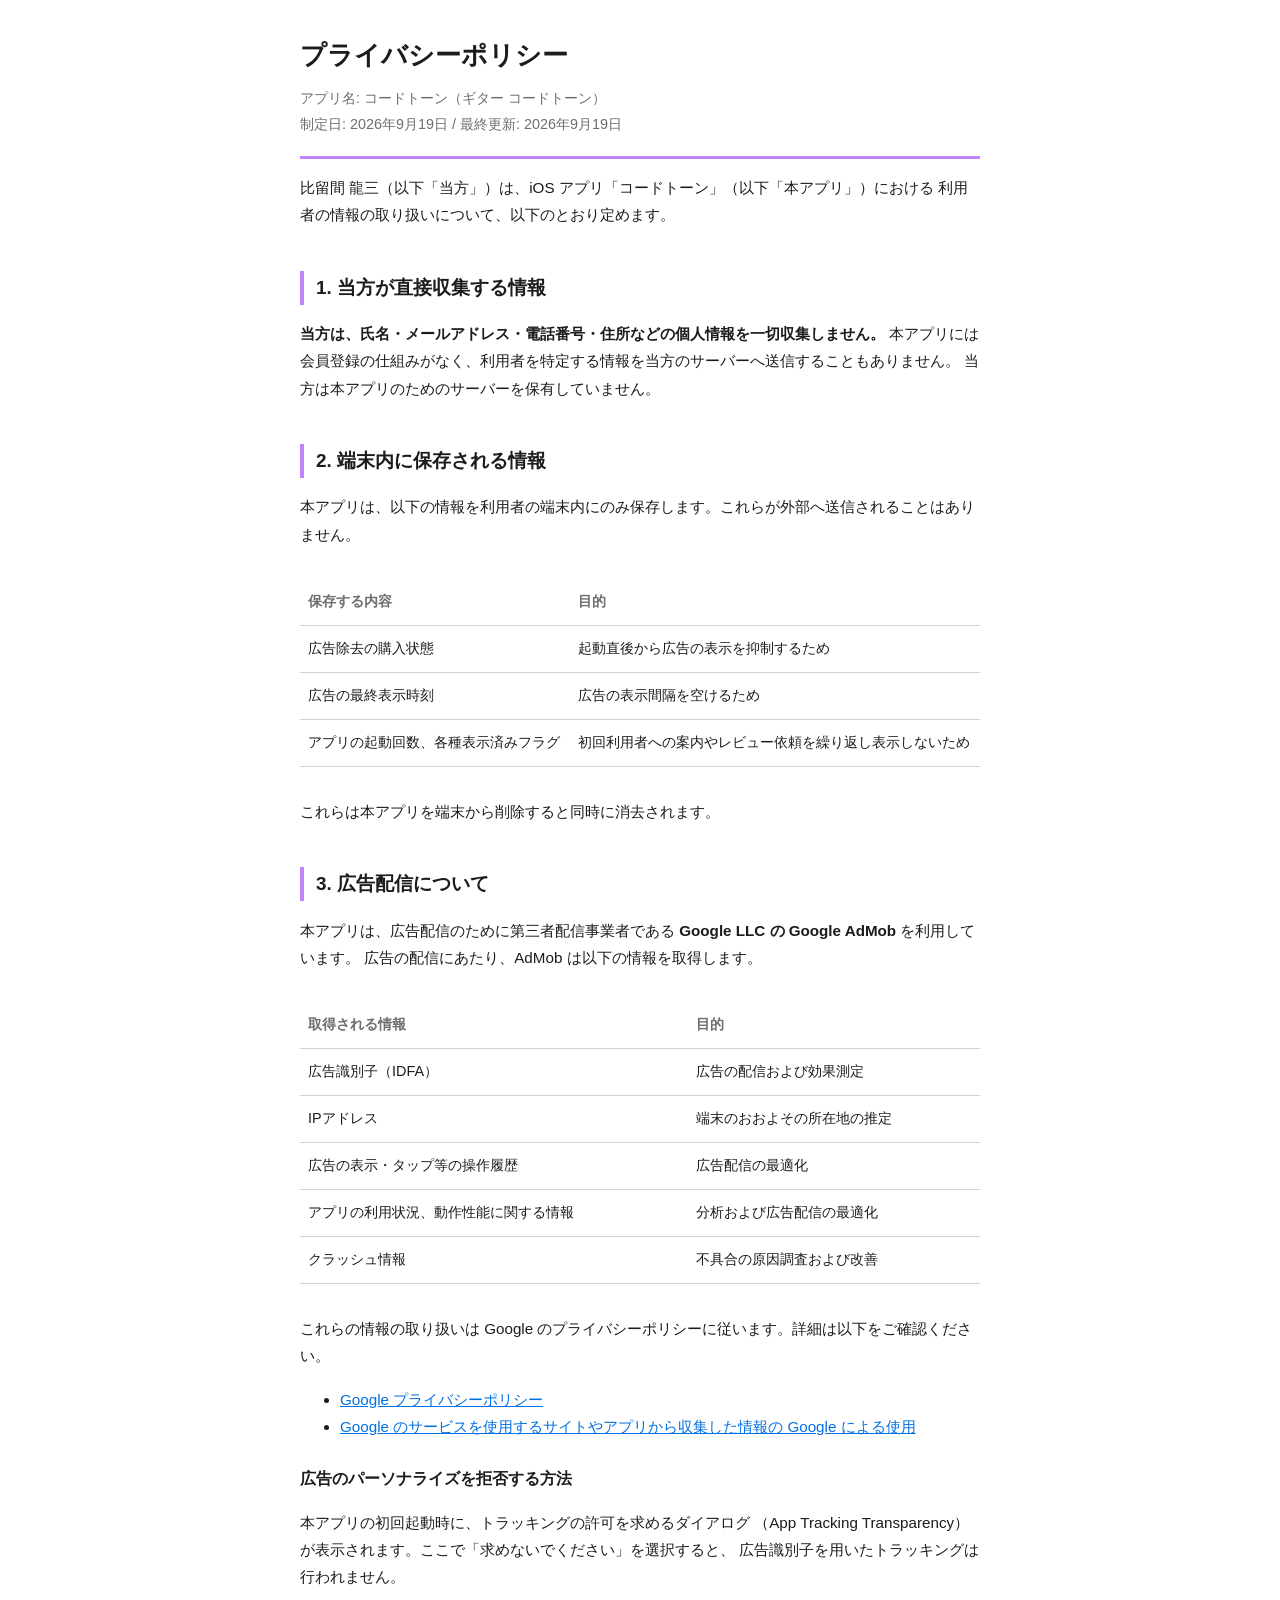
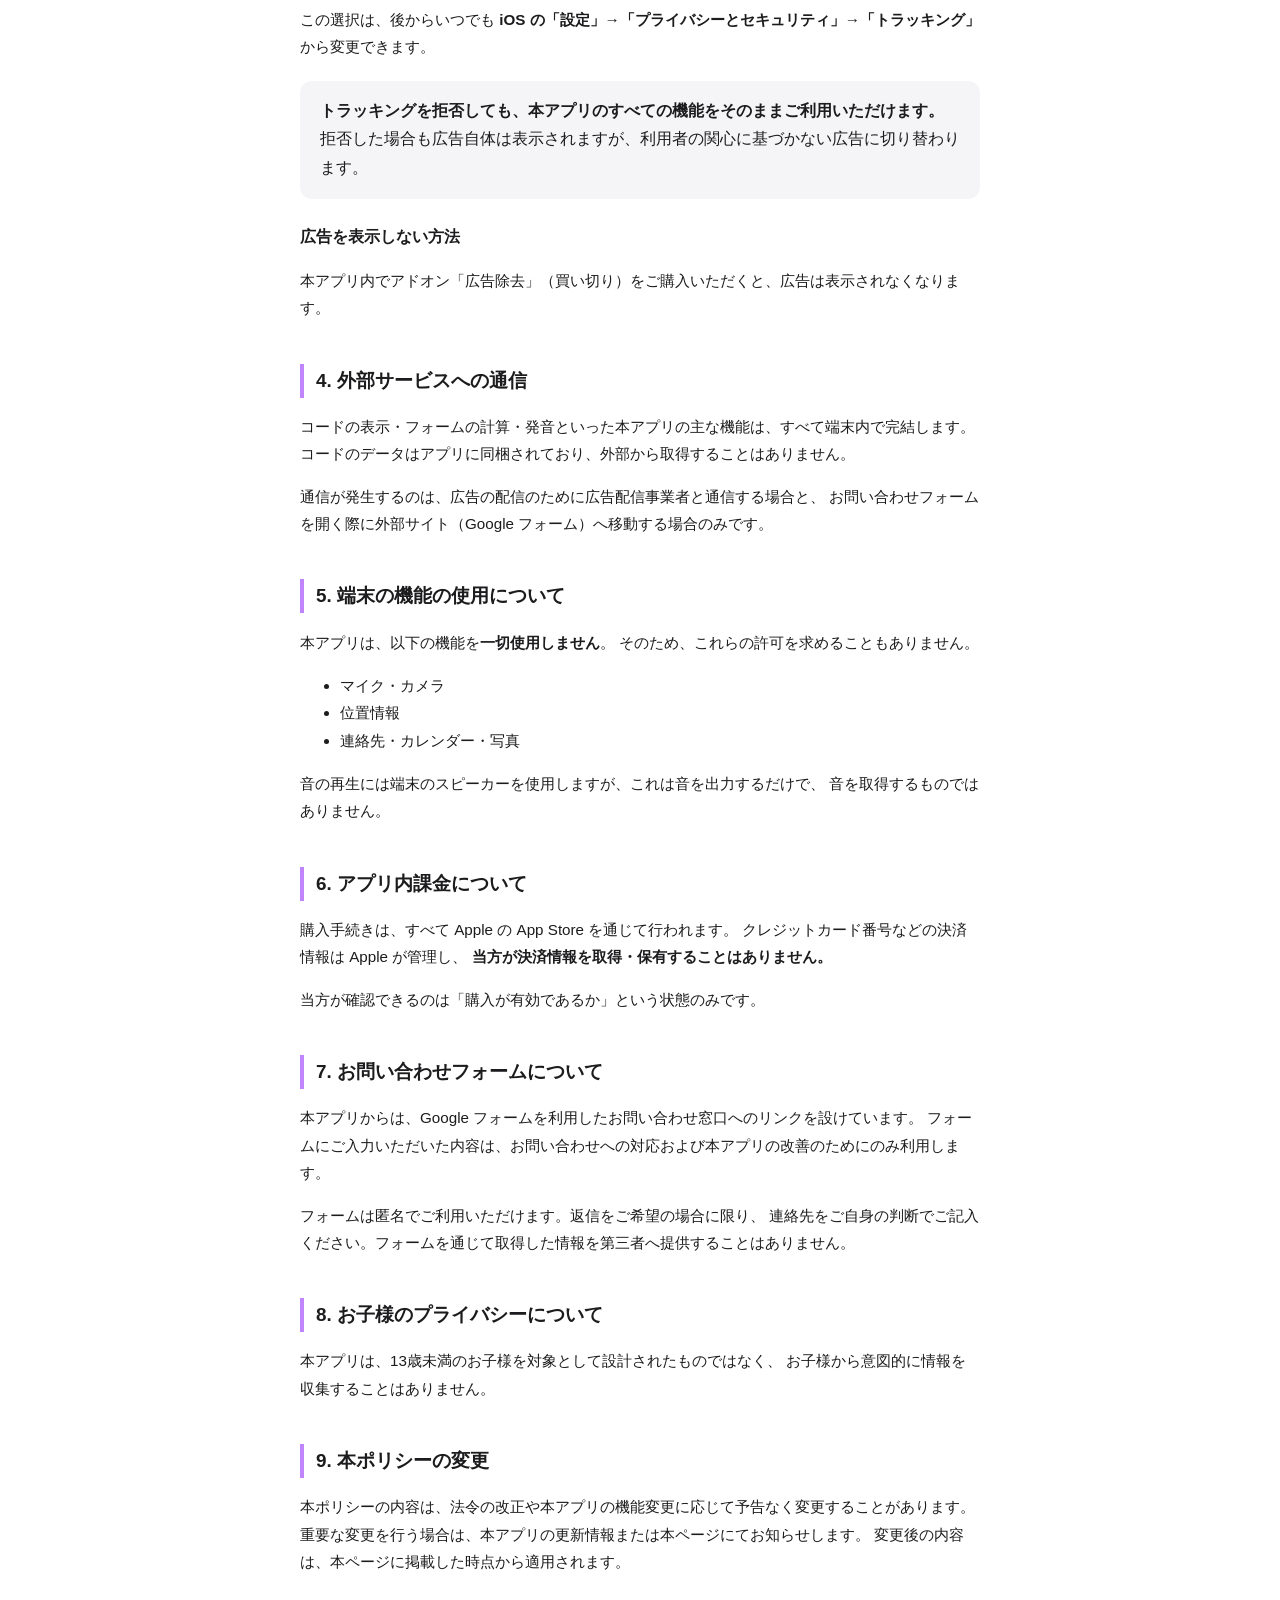
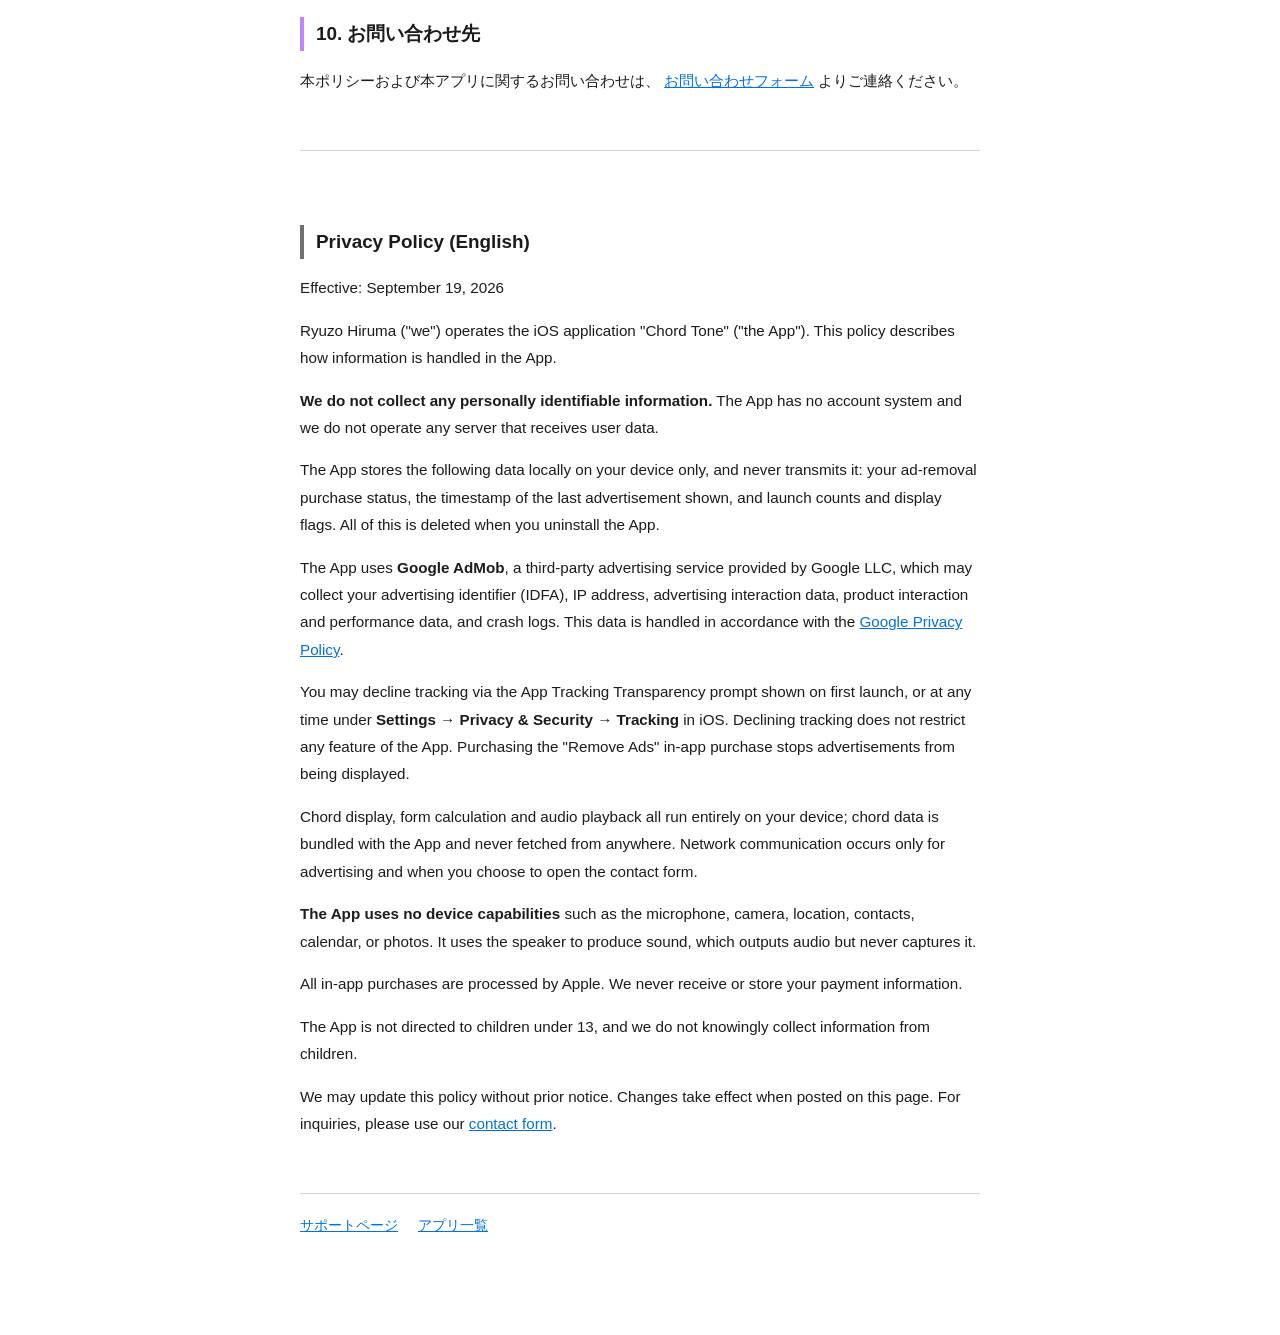
<file: chordtone/privacy.html>
<!DOCTYPE html>
<html lang="ja">
<head>
<meta charset="UTF-8">
<meta name="viewport" content="width=device-width, initial-scale=1">
<title>プライバシーポリシー｜コードトーン</title>
<link rel="stylesheet" href="../style.css">
</head>
<body style="--accent:#c084fc">
<div class="wrap">

<header>
  <h1>プライバシーポリシー</h1>
  <p class="meta">アプリ名: コードトーン（ギター コードトーン）<br>
  制定日: 2026年9月19日 / 最終更新: 2026年9月19日</p>
</header>

<p>比留間 龍三（以下「当方」）は、iOS アプリ「コードトーン」（以下「本アプリ」）における
利用者の情報の取り扱いについて、以下のとおり定めます。</p>

<h2>1. 当方が直接収集する情報</h2>

<p><strong>当方は、氏名・メールアドレス・電話番号・住所などの個人情報を一切収集しません。</strong>
本アプリには会員登録の仕組みがなく、利用者を特定する情報を当方のサーバーへ送信することもありません。
当方は本アプリのためのサーバーを保有していません。</p>

<h2>2. 端末内に保存される情報</h2>

<p>本アプリは、以下の情報を利用者の端末内にのみ保存します。これらが外部へ送信されることはありません。</p>

<div class="table-scroll">
<table>
  <tr><th>保存する内容</th><th>目的</th></tr>
  <tr><td>広告除去の購入状態</td><td>起動直後から広告の表示を抑制するため</td></tr>
  <tr><td>広告の最終表示時刻</td><td>広告の表示間隔を空けるため</td></tr>
  <tr><td>アプリの起動回数、各種表示済みフラグ</td><td>初回利用者への案内やレビュー依頼を繰り返し表示しないため</td></tr>
</table>
</div>

<p>これらは本アプリを端末から削除すると同時に消去されます。</p>

<h2>3. 広告配信について</h2>

<p>本アプリは、広告配信のために第三者配信事業者である
<strong>Google LLC の Google AdMob</strong> を利用しています。
広告の配信にあたり、AdMob は以下の情報を取得します。</p>

<div class="table-scroll">
<table>
  <tr><th>取得される情報</th><th>目的</th></tr>
  <tr><td>広告識別子（IDFA）</td><td>広告の配信および効果測定</td></tr>
  <tr><td>IPアドレス</td><td>端末のおおよその所在地の推定</td></tr>
  <tr><td>広告の表示・タップ等の操作履歴</td><td>広告配信の最適化</td></tr>
  <tr><td>アプリの利用状況、動作性能に関する情報</td><td>分析および広告配信の最適化</td></tr>
  <tr><td>クラッシュ情報</td><td>不具合の原因調査および改善</td></tr>
</table>
</div>

<p>これらの情報の取り扱いは Google のプライバシーポリシーに従います。詳細は以下をご確認ください。</p>

<ul>
  <li><a href="https://policies.google.com/privacy?hl=ja" target="_blank" rel="noopener">Google プライバシーポリシー</a></li>
  <li><a href="https://policies.google.com/technologies/partner-sites?hl=ja" target="_blank" rel="noopener">Google のサービスを使用するサイトやアプリから収集した情報の Google による使用</a></li>
</ul>

<h3>広告のパーソナライズを拒否する方法</h3>

<p>本アプリの初回起動時に、トラッキングの許可を求めるダイアログ
（App Tracking Transparency）が表示されます。ここで「求めないでください」を選択すると、
広告識別子を用いたトラッキングは行われません。</p>

<p>この選択は、後からいつでも
<strong>iOS の「設定」→「プライバシーとセキュリティ」→「トラッキング」</strong>
から変更できます。</p>

<div class="card">
  <strong>トラッキングを拒否しても、本アプリのすべての機能をそのままご利用いただけます。</strong>
  拒否した場合も広告自体は表示されますが、利用者の関心に基づかない広告に切り替わります。
</div>

<h3>広告を表示しない方法</h3>

<p>本アプリ内でアドオン「広告除去」（買い切り）をご購入いただくと、広告は表示されなくなります。</p>

<h2>4. 外部サービスへの通信</h2>

<p>コードの表示・フォームの計算・発音といった本アプリの主な機能は、すべて端末内で完結します。
コードのデータはアプリに同梱されており、外部から取得することはありません。</p>

<p>通信が発生するのは、広告の配信のために広告配信事業者と通信する場合と、
お問い合わせフォームを開く際に外部サイト（Google フォーム）へ移動する場合のみです。</p>

<h2>5. 端末の機能の使用について</h2>

<p>本アプリは、以下の機能を<strong>一切使用しません</strong>。
そのため、これらの許可を求めることもありません。</p>

<ul>
  <li>マイク・カメラ</li>
  <li>位置情報</li>
  <li>連絡先・カレンダー・写真</li>
</ul>

<p>音の再生には端末のスピーカーを使用しますが、これは音を出力するだけで、
音を取得するものではありません。</p>

<h2>6. アプリ内課金について</h2>

<p>購入手続きは、すべて Apple の App Store を通じて行われます。
クレジットカード番号などの決済情報は Apple が管理し、
<strong>当方が決済情報を取得・保有することはありません。</strong></p>

<p>当方が確認できるのは「購入が有効であるか」という状態のみです。</p>

<h2>7. お問い合わせフォームについて</h2>

<p>本アプリからは、Google フォームを利用したお問い合わせ窓口へのリンクを設けています。
フォームにご入力いただいた内容は、お問い合わせへの対応および本アプリの改善のためにのみ利用します。</p>

<p>フォームは匿名でご利用いただけます。返信をご希望の場合に限り、
連絡先をご自身の判断でご記入ください。フォームを通じて取得した情報を第三者へ提供することはありません。</p>

<h2>8. お子様のプライバシーについて</h2>

<p>本アプリは、13歳未満のお子様を対象として設計されたものではなく、
お子様から意図的に情報を収集することはありません。</p>

<h2>9. 本ポリシーの変更</h2>

<p>本ポリシーの内容は、法令の改正や本アプリの機能変更に応じて予告なく変更することがあります。
重要な変更を行う場合は、本アプリの更新情報または本ページにてお知らせします。
変更後の内容は、本ページに掲載した時点から適用されます。</p>

<h2>10. お問い合わせ先</h2>

<p>本ポリシーおよび本アプリに関するお問い合わせは、
<a href="https://docs.google.com/forms/d/e/1FAIpQLScMXjAFuFwgxWXSm52-OZ4xQoUhjwCh-gC8QY8C7aBWEULcjA/viewform" target="_blank" rel="noopener">お問い合わせフォーム</a>
よりご連絡ください。</p>

<div class="en">

<h2>Privacy Policy (English)</h2>

<p>Effective: September 19, 2026</p>

<p>Ryuzo Hiruma ("we") operates the iOS application "Chord Tone" ("the App").
This policy describes how information is handled in the App.</p>

<p><strong>We do not collect any personally identifiable information.</strong>
The App has no account system and we do not operate any server that receives user data.</p>

<p>The App stores the following data locally on your device only, and never transmits it:
your ad-removal purchase status, the timestamp of the last advertisement shown, and
launch counts and display flags. All of this is deleted when you uninstall the App.</p>

<p>The App uses <strong>Google AdMob</strong>, a third-party advertising service provided by Google LLC,
which may collect your advertising identifier (IDFA), IP address, advertising interaction data,
product interaction and performance data, and crash logs. This data is handled in accordance with
the <a href="https://policies.google.com/privacy" target="_blank" rel="noopener">Google Privacy Policy</a>.</p>

<p>You may decline tracking via the App Tracking Transparency prompt shown on first launch,
or at any time under <strong>Settings → Privacy &amp; Security → Tracking</strong> in iOS.
Declining tracking does not restrict any feature of the App. Purchasing the "Remove Ads"
in-app purchase stops advertisements from being displayed.</p>

<p>Chord display, form calculation and audio playback all run entirely on your device;
chord data is bundled with the App and never fetched from anywhere. Network communication
occurs only for advertising and when you choose to open the contact form.</p>

<p><strong>The App uses no device capabilities</strong> such as the microphone, camera, location,
contacts, calendar, or photos. It uses the speaker to produce sound, which outputs audio but
never captures it.</p>

<p>All in-app purchases are processed by Apple. We never receive or store your payment information.</p>

<p>The App is not directed to children under 13, and we do not knowingly collect information from children.</p>

<p>We may update this policy without prior notice. Changes take effect when posted on this page.
For inquiries, please use our
<a href="https://docs.google.com/forms/d/e/1FAIpQLScMXjAFuFwgxWXSm52-OZ4xQoUhjwCh-gC8QY8C7aBWEULcjA/viewform" target="_blank" rel="noopener">contact form</a>.</p>

</div>

<footer>
  <div class="links">
    <a href="./">サポートページ</a>
    <a href="../">アプリ一覧</a>
  </div>
</footer>

</div>
</body>
</html>
</file>
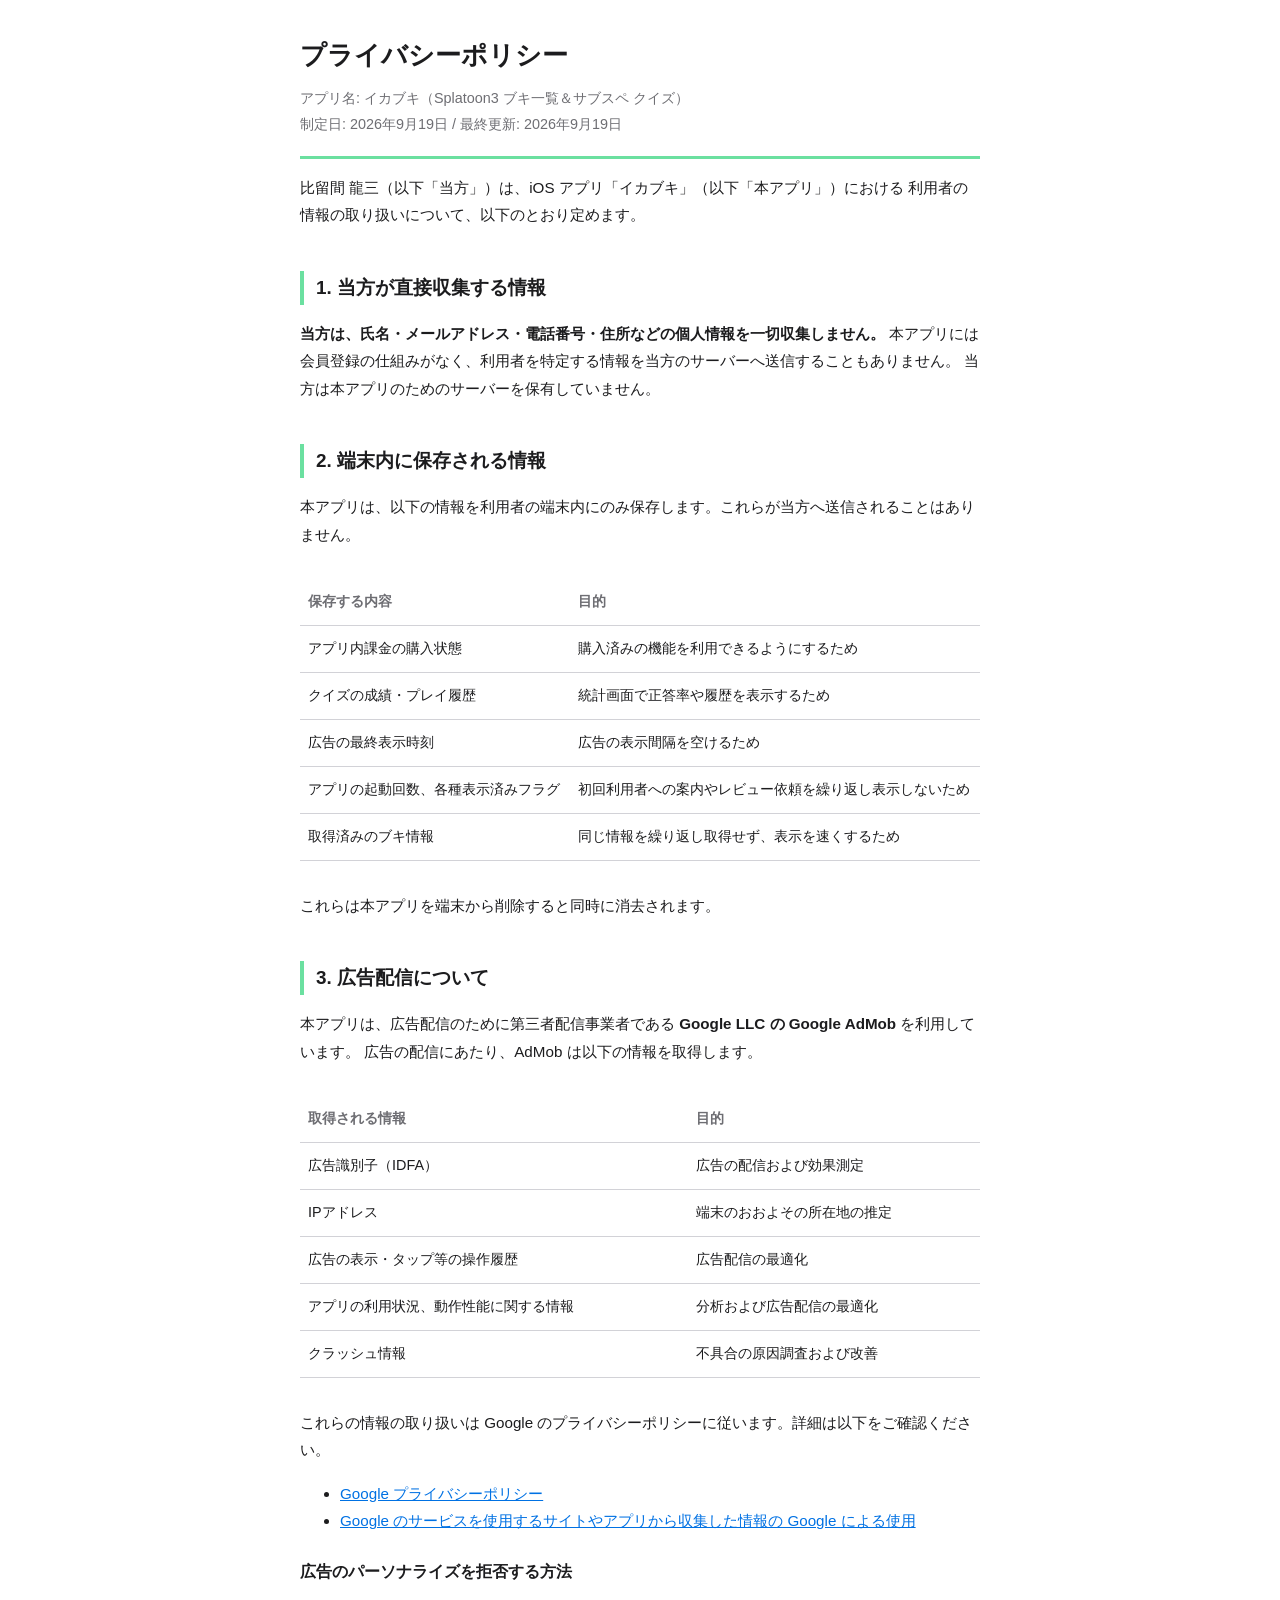
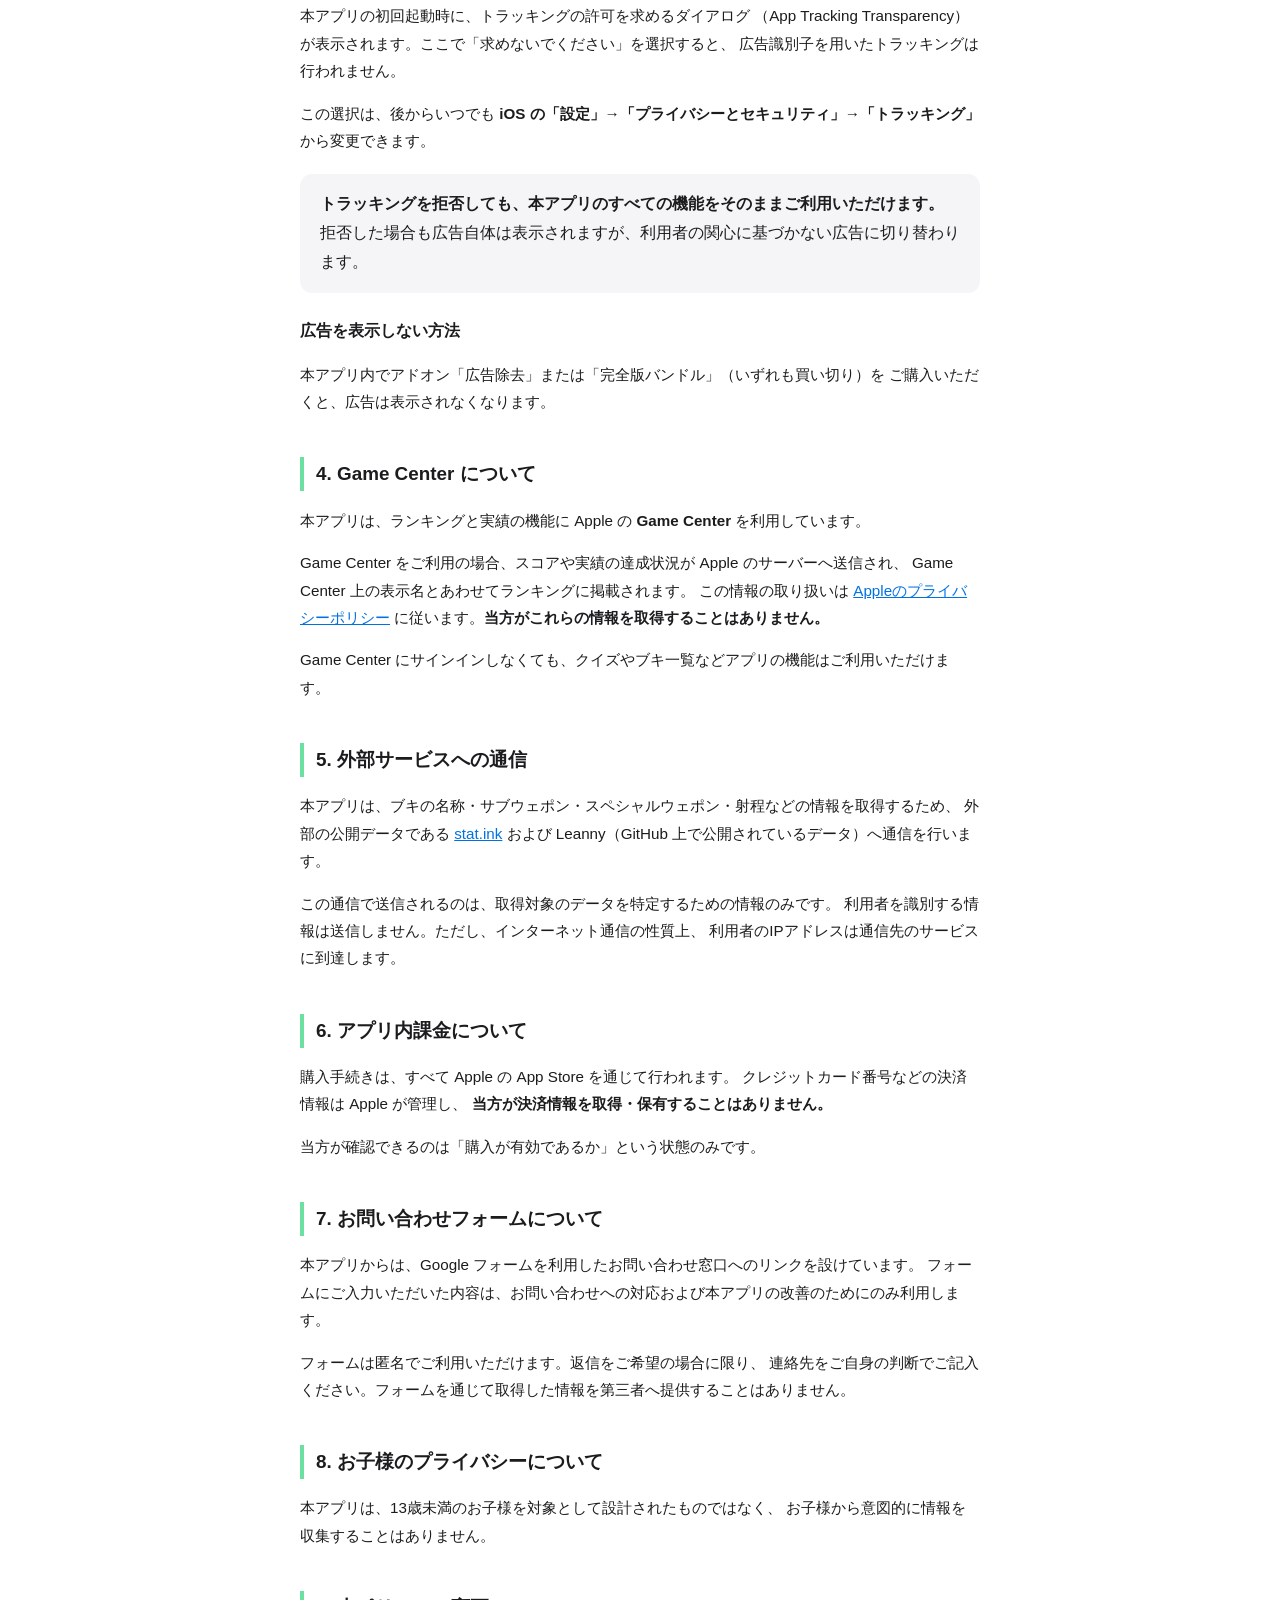
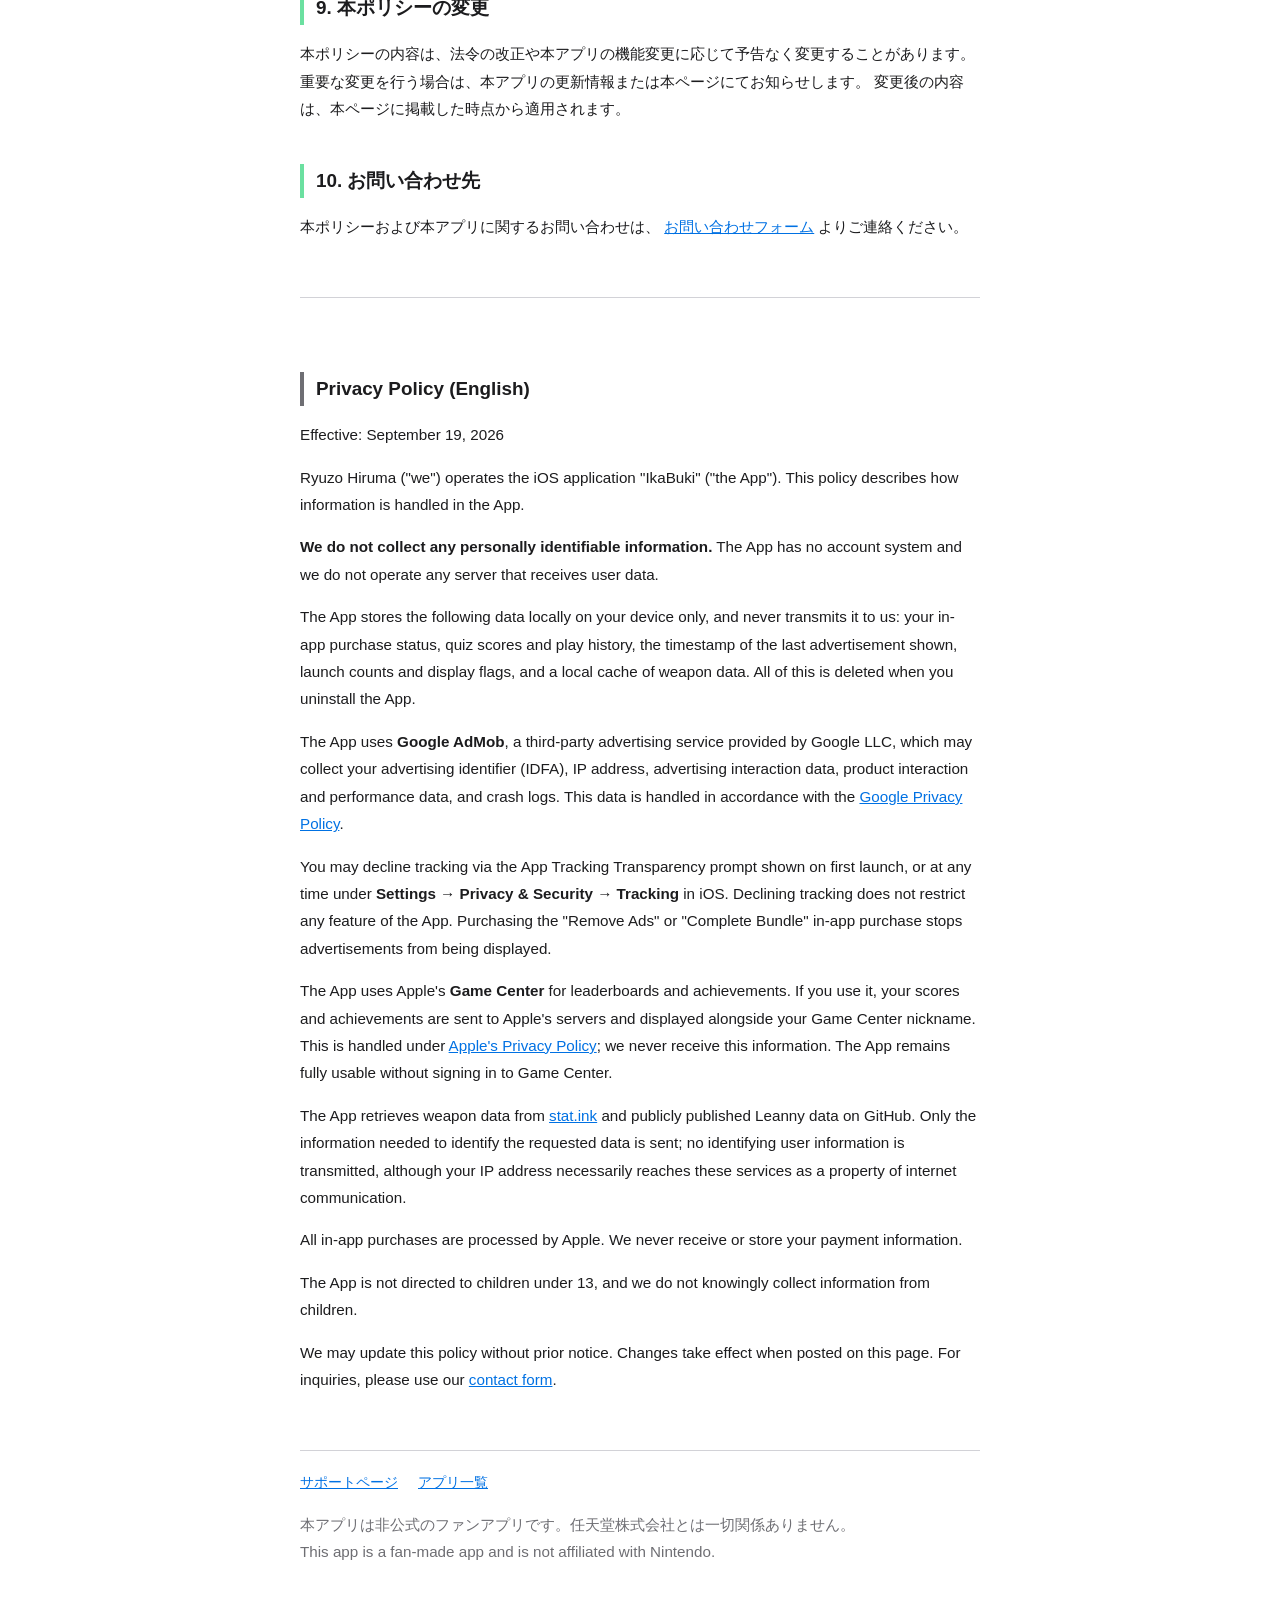
<file: ikabuki/privacy.html>
<!DOCTYPE html>
<html lang="ja">
<head>
<meta charset="UTF-8">
<meta name="viewport" content="width=device-width, initial-scale=1">
<title>プライバシーポリシー｜イカブキ</title>
<link rel="stylesheet" href="../style.css">
</head>
<body style="--accent:#6be0a0">
<div class="wrap">

<header>
  <h1>プライバシーポリシー</h1>
  <p class="meta">アプリ名: イカブキ（Splatoon3 ブキ一覧＆サブスペ クイズ）<br>
  制定日: 2026年9月19日 / 最終更新: 2026年9月19日</p>
</header>

<p>比留間 龍三（以下「当方」）は、iOS アプリ「イカブキ」（以下「本アプリ」）における
利用者の情報の取り扱いについて、以下のとおり定めます。</p>

<h2>1. 当方が直接収集する情報</h2>

<p><strong>当方は、氏名・メールアドレス・電話番号・住所などの個人情報を一切収集しません。</strong>
本アプリには会員登録の仕組みがなく、利用者を特定する情報を当方のサーバーへ送信することもありません。
当方は本アプリのためのサーバーを保有していません。</p>

<h2>2. 端末内に保存される情報</h2>

<p>本アプリは、以下の情報を利用者の端末内にのみ保存します。これらが当方へ送信されることはありません。</p>

<div class="table-scroll">
<table>
  <tr><th>保存する内容</th><th>目的</th></tr>
  <tr><td>アプリ内課金の購入状態</td><td>購入済みの機能を利用できるようにするため</td></tr>
  <tr><td>クイズの成績・プレイ履歴</td><td>統計画面で正答率や履歴を表示するため</td></tr>
  <tr><td>広告の最終表示時刻</td><td>広告の表示間隔を空けるため</td></tr>
  <tr><td>アプリの起動回数、各種表示済みフラグ</td><td>初回利用者への案内やレビュー依頼を繰り返し表示しないため</td></tr>
  <tr><td>取得済みのブキ情報</td><td>同じ情報を繰り返し取得せず、表示を速くするため</td></tr>
</table>
</div>

<p>これらは本アプリを端末から削除すると同時に消去されます。</p>

<h2>3. 広告配信について</h2>

<p>本アプリは、広告配信のために第三者配信事業者である
<strong>Google LLC の Google AdMob</strong> を利用しています。
広告の配信にあたり、AdMob は以下の情報を取得します。</p>

<div class="table-scroll">
<table>
  <tr><th>取得される情報</th><th>目的</th></tr>
  <tr><td>広告識別子（IDFA）</td><td>広告の配信および効果測定</td></tr>
  <tr><td>IPアドレス</td><td>端末のおおよその所在地の推定</td></tr>
  <tr><td>広告の表示・タップ等の操作履歴</td><td>広告配信の最適化</td></tr>
  <tr><td>アプリの利用状況、動作性能に関する情報</td><td>分析および広告配信の最適化</td></tr>
  <tr><td>クラッシュ情報</td><td>不具合の原因調査および改善</td></tr>
</table>
</div>

<p>これらの情報の取り扱いは Google のプライバシーポリシーに従います。詳細は以下をご確認ください。</p>

<ul>
  <li><a href="https://policies.google.com/privacy?hl=ja" target="_blank" rel="noopener">Google プライバシーポリシー</a></li>
  <li><a href="https://policies.google.com/technologies/partner-sites?hl=ja" target="_blank" rel="noopener">Google のサービスを使用するサイトやアプリから収集した情報の Google による使用</a></li>
</ul>

<h3>広告のパーソナライズを拒否する方法</h3>

<p>本アプリの初回起動時に、トラッキングの許可を求めるダイアログ
（App Tracking Transparency）が表示されます。ここで「求めないでください」を選択すると、
広告識別子を用いたトラッキングは行われません。</p>

<p>この選択は、後からいつでも
<strong>iOS の「設定」→「プライバシーとセキュリティ」→「トラッキング」</strong>
から変更できます。</p>

<div class="card">
  <strong>トラッキングを拒否しても、本アプリのすべての機能をそのままご利用いただけます。</strong>
  拒否した場合も広告自体は表示されますが、利用者の関心に基づかない広告に切り替わります。
</div>

<h3>広告を表示しない方法</h3>

<p>本アプリ内でアドオン「広告除去」または「完全版バンドル」（いずれも買い切り）を
ご購入いただくと、広告は表示されなくなります。</p>

<h2>4. Game Center について</h2>

<p>本アプリは、ランキングと実績の機能に Apple の <strong>Game Center</strong> を利用しています。</p>

<p>Game Center をご利用の場合、スコアや実績の達成状況が Apple のサーバーへ送信され、
Game Center 上の表示名とあわせてランキングに掲載されます。
この情報の取り扱いは
<a href="https://www.apple.com/legal/privacy/ja/" target="_blank" rel="noopener">Appleのプライバシーポリシー</a>
に従います。<strong>当方がこれらの情報を取得することはありません。</strong></p>

<p>Game Center にサインインしなくても、クイズやブキ一覧などアプリの機能はご利用いただけます。</p>

<h2>5. 外部サービスへの通信</h2>

<p>本アプリは、ブキの名称・サブウェポン・スペシャルウェポン・射程などの情報を取得するため、
外部の公開データである <a href="https://stat.ink/" target="_blank" rel="noopener">stat.ink</a> および
Leanny（GitHub 上で公開されているデータ）へ通信を行います。</p>

<p>この通信で送信されるのは、取得対象のデータを特定するための情報のみです。
利用者を識別する情報は送信しません。ただし、インターネット通信の性質上、
利用者のIPアドレスは通信先のサービスに到達します。</p>

<h2>6. アプリ内課金について</h2>

<p>購入手続きは、すべて Apple の App Store を通じて行われます。
クレジットカード番号などの決済情報は Apple が管理し、
<strong>当方が決済情報を取得・保有することはありません。</strong></p>

<p>当方が確認できるのは「購入が有効であるか」という状態のみです。</p>

<h2>7. お問い合わせフォームについて</h2>

<p>本アプリからは、Google フォームを利用したお問い合わせ窓口へのリンクを設けています。
フォームにご入力いただいた内容は、お問い合わせへの対応および本アプリの改善のためにのみ利用します。</p>

<p>フォームは匿名でご利用いただけます。返信をご希望の場合に限り、
連絡先をご自身の判断でご記入ください。フォームを通じて取得した情報を第三者へ提供することはありません。</p>

<h2>8. お子様のプライバシーについて</h2>

<p>本アプリは、13歳未満のお子様を対象として設計されたものではなく、
お子様から意図的に情報を収集することはありません。</p>

<h2>9. 本ポリシーの変更</h2>

<p>本ポリシーの内容は、法令の改正や本アプリの機能変更に応じて予告なく変更することがあります。
重要な変更を行う場合は、本アプリの更新情報または本ページにてお知らせします。
変更後の内容は、本ページに掲載した時点から適用されます。</p>

<h2>10. お問い合わせ先</h2>

<p>本ポリシーおよび本アプリに関するお問い合わせは、
<a href="https://docs.google.com/forms/d/e/1FAIpQLScMXjAFuFwgxWXSm52-OZ4xQoUhjwCh-gC8QY8C7aBWEULcjA/viewform" target="_blank" rel="noopener">お問い合わせフォーム</a>
よりご連絡ください。</p>

<div class="en">

<h2>Privacy Policy (English)</h2>

<p>Effective: September 19, 2026</p>

<p>Ryuzo Hiruma ("we") operates the iOS application "IkaBuki" ("the App").
This policy describes how information is handled in the App.</p>

<p><strong>We do not collect any personally identifiable information.</strong>
The App has no account system and we do not operate any server that receives user data.</p>

<p>The App stores the following data locally on your device only, and never transmits it to us:
your in-app purchase status, quiz scores and play history, the timestamp of the last advertisement
shown, launch counts and display flags, and a local cache of weapon data.
All of this is deleted when you uninstall the App.</p>

<p>The App uses <strong>Google AdMob</strong>, a third-party advertising service provided by Google LLC,
which may collect your advertising identifier (IDFA), IP address, advertising interaction data,
product interaction and performance data, and crash logs. This data is handled in accordance with
the <a href="https://policies.google.com/privacy" target="_blank" rel="noopener">Google Privacy Policy</a>.</p>

<p>You may decline tracking via the App Tracking Transparency prompt shown on first launch,
or at any time under <strong>Settings → Privacy &amp; Security → Tracking</strong> in iOS.
Declining tracking does not restrict any feature of the App. Purchasing the "Remove Ads"
or "Complete Bundle" in-app purchase stops advertisements from being displayed.</p>

<p>The App uses Apple's <strong>Game Center</strong> for leaderboards and achievements.
If you use it, your scores and achievements are sent to Apple's servers and displayed
alongside your Game Center nickname. This is handled under
<a href="https://www.apple.com/legal/privacy/en-ww/" target="_blank" rel="noopener">Apple's Privacy Policy</a>;
we never receive this information. The App remains fully usable without signing in to Game Center.</p>

<p>The App retrieves weapon data from <a href="https://stat.ink/" target="_blank" rel="noopener">stat.ink</a>
and publicly published Leanny data on GitHub. Only the information needed to identify the requested
data is sent; no identifying user information is transmitted, although your IP address necessarily
reaches these services as a property of internet communication.</p>

<p>All in-app purchases are processed by Apple. We never receive or store your payment information.</p>

<p>The App is not directed to children under 13, and we do not knowingly collect information from children.</p>

<p>We may update this policy without prior notice. Changes take effect when posted on this page.
For inquiries, please use our
<a href="https://docs.google.com/forms/d/e/1FAIpQLScMXjAFuFwgxWXSm52-OZ4xQoUhjwCh-gC8QY8C7aBWEULcjA/viewform" target="_blank" rel="noopener">contact form</a>.</p>

</div>

<footer>
  <div class="links">
    <a href="./">サポートページ</a>
    <a href="../">アプリ一覧</a>
  </div>
  <p>本アプリは非公式のファンアプリです。任天堂株式会社とは一切関係ありません。<br>
  This app is a fan-made app and is not affiliated with Nintendo.</p>
</footer>

</div>
</body>
</html>
</file>
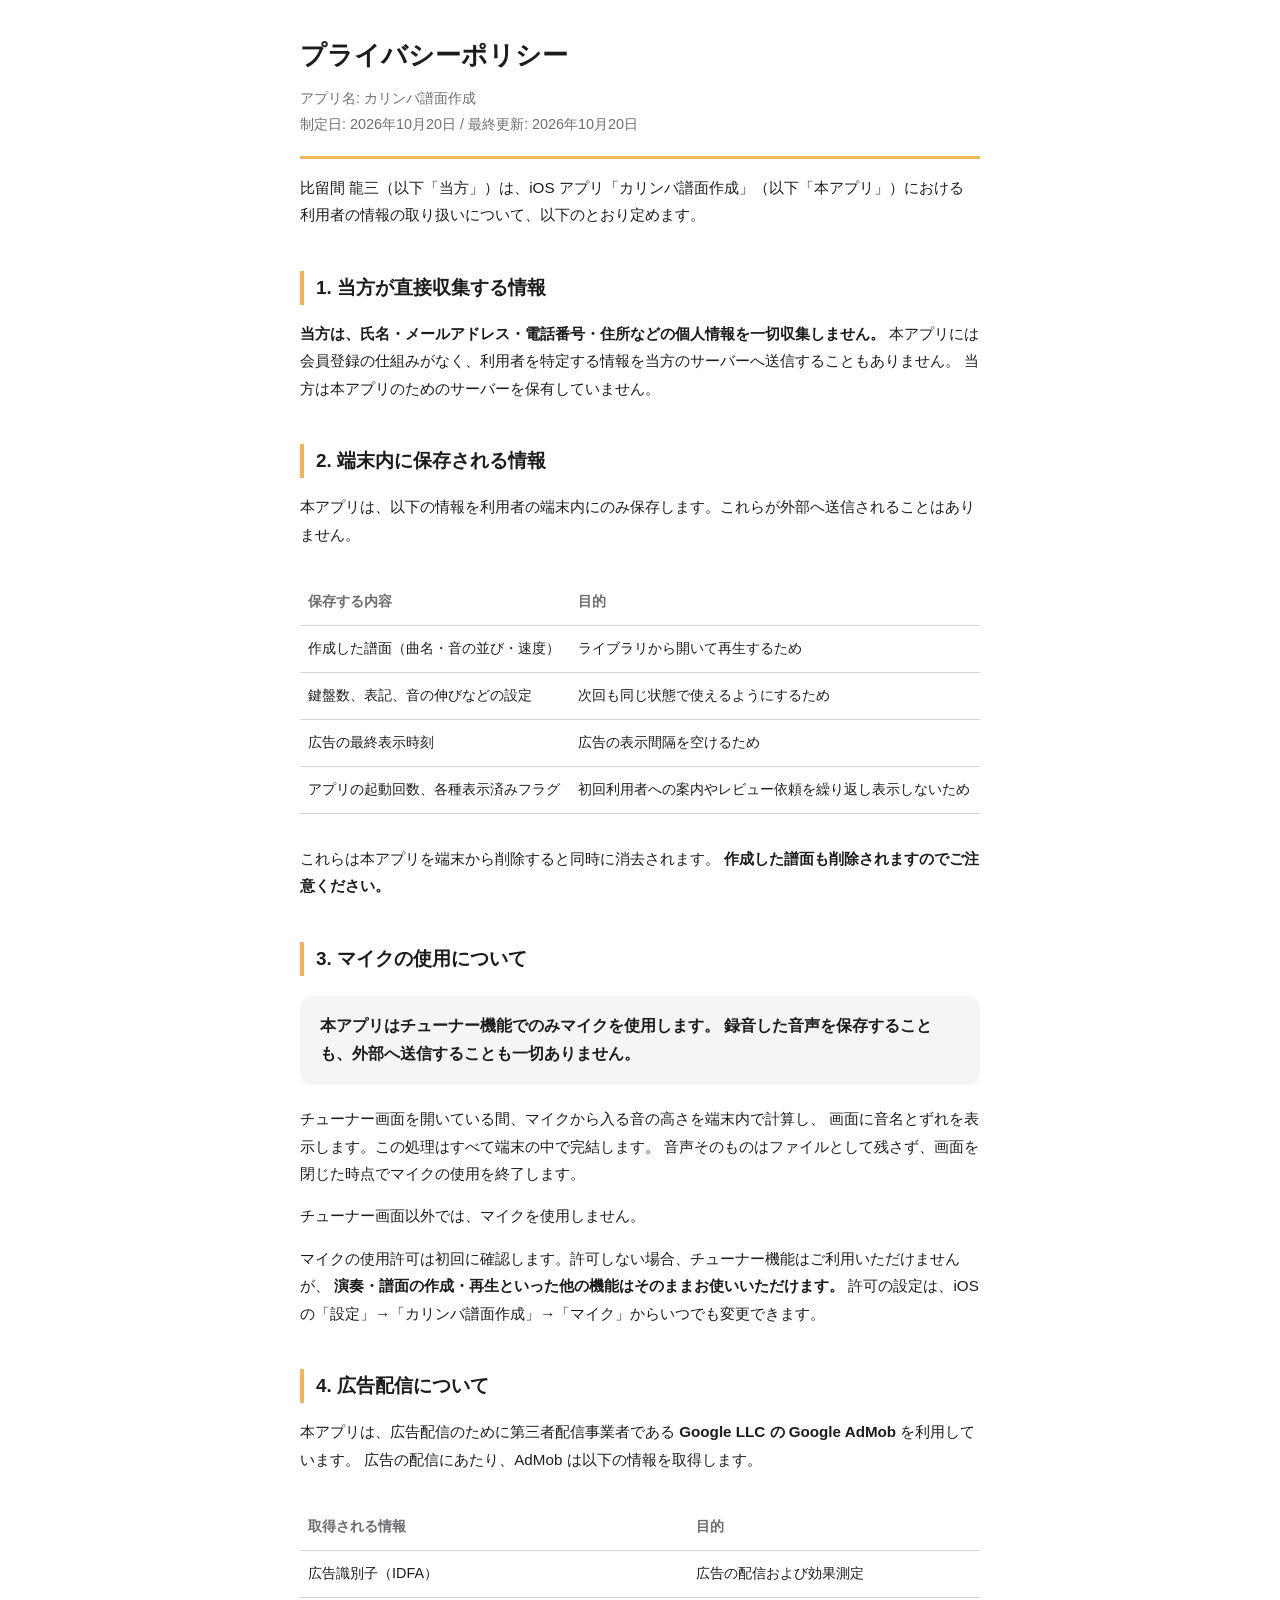
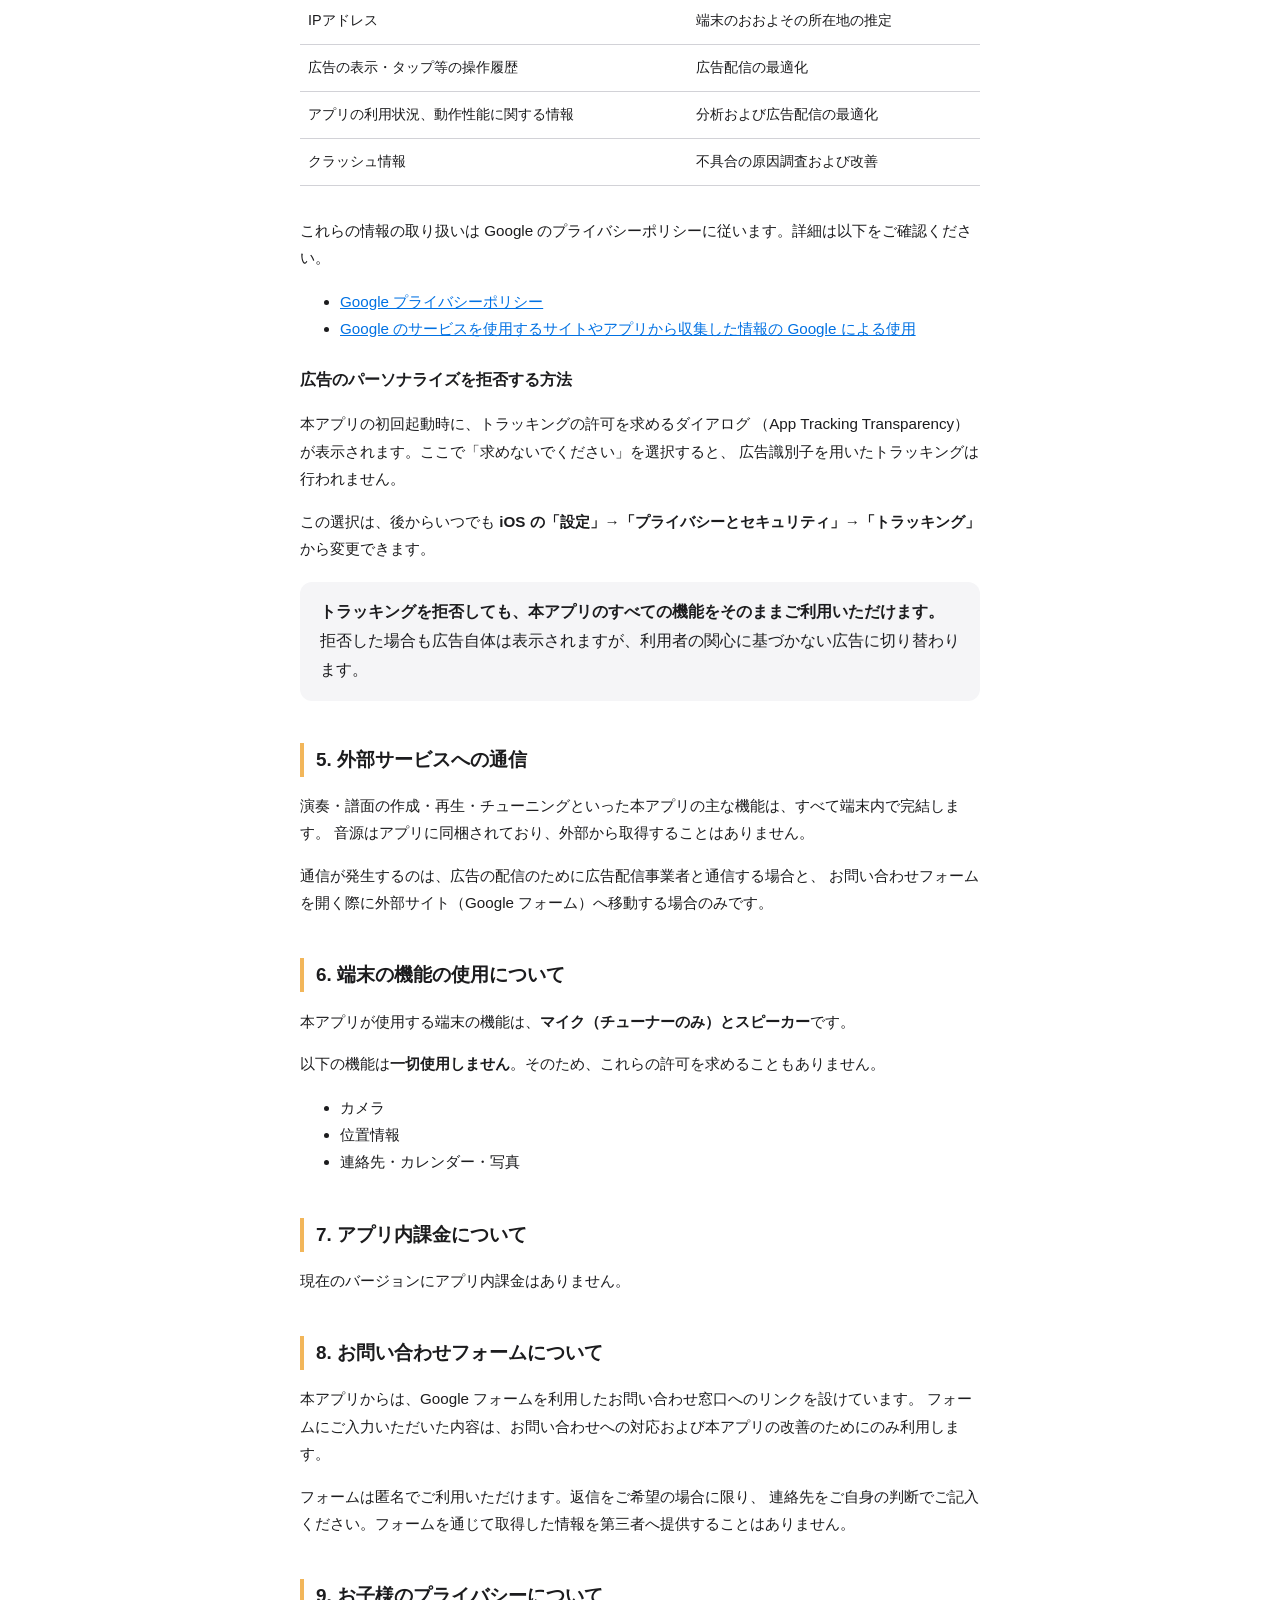
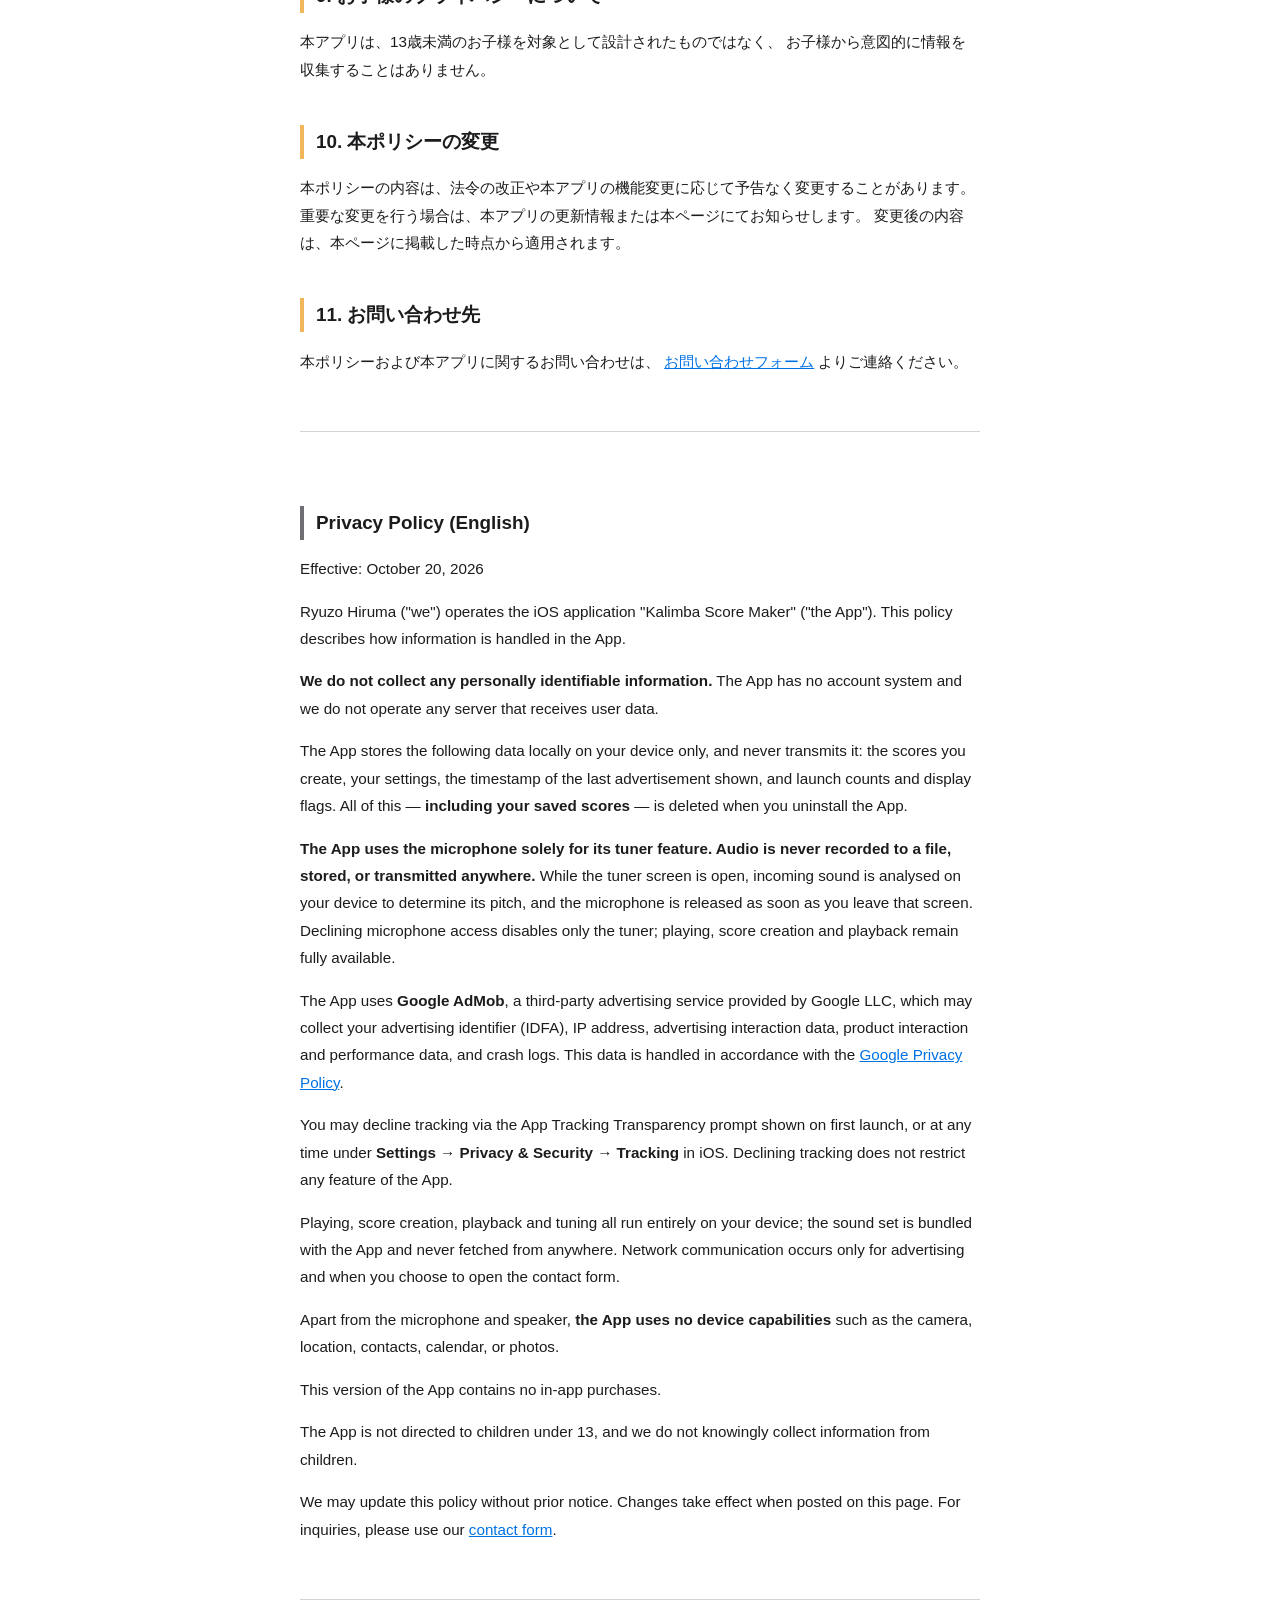
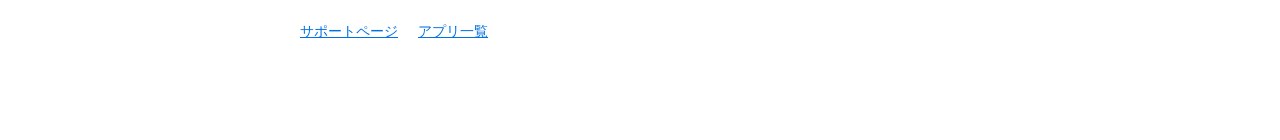
<file: kalimba/privacy.html>
<!DOCTYPE html>
<html lang="ja">
<head>
<meta charset="UTF-8">
<meta name="viewport" content="width=device-width, initial-scale=1">
<title>プライバシーポリシー｜カリンバ譜面作成</title>
<link rel="stylesheet" href="../style.css">
</head>
<body style="--accent:#f2b65a">
<div class="wrap">

<header>
  <h1>プライバシーポリシー</h1>
  <p class="meta">アプリ名: カリンバ譜面作成<br>
  制定日: 2026年10月20日 / 最終更新: 2026年10月20日</p>
</header>

<p>比留間 龍三（以下「当方」）は、iOS アプリ「カリンバ譜面作成」（以下「本アプリ」）における
利用者の情報の取り扱いについて、以下のとおり定めます。</p>

<h2>1. 当方が直接収集する情報</h2>

<p><strong>当方は、氏名・メールアドレス・電話番号・住所などの個人情報を一切収集しません。</strong>
本アプリには会員登録の仕組みがなく、利用者を特定する情報を当方のサーバーへ送信することもありません。
当方は本アプリのためのサーバーを保有していません。</p>

<h2>2. 端末内に保存される情報</h2>

<p>本アプリは、以下の情報を利用者の端末内にのみ保存します。これらが外部へ送信されることはありません。</p>

<div class="table-scroll">
<table>
  <tr><th>保存する内容</th><th>目的</th></tr>
  <tr><td>作成した譜面（曲名・音の並び・速度）</td><td>ライブラリから開いて再生するため</td></tr>
  <tr><td>鍵盤数、表記、音の伸びなどの設定</td><td>次回も同じ状態で使えるようにするため</td></tr>
  <tr><td>広告の最終表示時刻</td><td>広告の表示間隔を空けるため</td></tr>
  <tr><td>アプリの起動回数、各種表示済みフラグ</td><td>初回利用者への案内やレビュー依頼を繰り返し表示しないため</td></tr>
</table>
</div>

<p>これらは本アプリを端末から削除すると同時に消去されます。
<strong>作成した譜面も削除されますのでご注意ください。</strong></p>

<h2>3. マイクの使用について</h2>

<div class="card">
  <strong>本アプリはチューナー機能でのみマイクを使用します。
  録音した音声を保存することも、外部へ送信することも一切ありません。</strong>
</div>

<p>チューナー画面を開いている間、マイクから入る音の高さを端末内で計算し、
画面に音名とずれを表示します。この処理はすべて端末の中で完結します。
音声そのものはファイルとして残さず、画面を閉じた時点でマイクの使用を終了します。</p>

<p>チューナー画面以外では、マイクを使用しません。</p>

<p>マイクの使用許可は初回に確認します。許可しない場合、チューナー機能はご利用いただけませんが、
<strong>演奏・譜面の作成・再生といった他の機能はそのままお使いいただけます。</strong>
許可の設定は、iOS の「設定」→「カリンバ譜面作成」→「マイク」からいつでも変更できます。</p>

<h2>4. 広告配信について</h2>

<p>本アプリは、広告配信のために第三者配信事業者である
<strong>Google LLC の Google AdMob</strong> を利用しています。
広告の配信にあたり、AdMob は以下の情報を取得します。</p>

<div class="table-scroll">
<table>
  <tr><th>取得される情報</th><th>目的</th></tr>
  <tr><td>広告識別子（IDFA）</td><td>広告の配信および効果測定</td></tr>
  <tr><td>IPアドレス</td><td>端末のおおよその所在地の推定</td></tr>
  <tr><td>広告の表示・タップ等の操作履歴</td><td>広告配信の最適化</td></tr>
  <tr><td>アプリの利用状況、動作性能に関する情報</td><td>分析および広告配信の最適化</td></tr>
  <tr><td>クラッシュ情報</td><td>不具合の原因調査および改善</td></tr>
</table>
</div>

<p>これらの情報の取り扱いは Google のプライバシーポリシーに従います。詳細は以下をご確認ください。</p>

<ul>
  <li><a href="https://policies.google.com/privacy?hl=ja" target="_blank" rel="noopener">Google プライバシーポリシー</a></li>
  <li><a href="https://policies.google.com/technologies/partner-sites?hl=ja" target="_blank" rel="noopener">Google のサービスを使用するサイトやアプリから収集した情報の Google による使用</a></li>
</ul>

<h3>広告のパーソナライズを拒否する方法</h3>

<p>本アプリの初回起動時に、トラッキングの許可を求めるダイアログ
（App Tracking Transparency）が表示されます。ここで「求めないでください」を選択すると、
広告識別子を用いたトラッキングは行われません。</p>

<p>この選択は、後からいつでも
<strong>iOS の「設定」→「プライバシーとセキュリティ」→「トラッキング」</strong>
から変更できます。</p>

<div class="card">
  <strong>トラッキングを拒否しても、本アプリのすべての機能をそのままご利用いただけます。</strong>
  拒否した場合も広告自体は表示されますが、利用者の関心に基づかない広告に切り替わります。
</div>

<h2>5. 外部サービスへの通信</h2>

<p>演奏・譜面の作成・再生・チューニングといった本アプリの主な機能は、すべて端末内で完結します。
音源はアプリに同梱されており、外部から取得することはありません。</p>

<p>通信が発生するのは、広告の配信のために広告配信事業者と通信する場合と、
お問い合わせフォームを開く際に外部サイト（Google フォーム）へ移動する場合のみです。</p>

<h2>6. 端末の機能の使用について</h2>

<p>本アプリが使用する端末の機能は、<strong>マイク（チューナーのみ）とスピーカー</strong>です。</p>

<p>以下の機能は<strong>一切使用しません</strong>。そのため、これらの許可を求めることもありません。</p>

<ul>
  <li>カメラ</li>
  <li>位置情報</li>
  <li>連絡先・カレンダー・写真</li>
</ul>

<h2>7. アプリ内課金について</h2>

<p>現在のバージョンにアプリ内課金はありません。</p>

<h2>8. お問い合わせフォームについて</h2>

<p>本アプリからは、Google フォームを利用したお問い合わせ窓口へのリンクを設けています。
フォームにご入力いただいた内容は、お問い合わせへの対応および本アプリの改善のためにのみ利用します。</p>

<p>フォームは匿名でご利用いただけます。返信をご希望の場合に限り、
連絡先をご自身の判断でご記入ください。フォームを通じて取得した情報を第三者へ提供することはありません。</p>

<h2>9. お子様のプライバシーについて</h2>

<p>本アプリは、13歳未満のお子様を対象として設計されたものではなく、
お子様から意図的に情報を収集することはありません。</p>

<h2>10. 本ポリシーの変更</h2>

<p>本ポリシーの内容は、法令の改正や本アプリの機能変更に応じて予告なく変更することがあります。
重要な変更を行う場合は、本アプリの更新情報または本ページにてお知らせします。
変更後の内容は、本ページに掲載した時点から適用されます。</p>

<h2>11. お問い合わせ先</h2>

<p>本ポリシーおよび本アプリに関するお問い合わせは、
<a href="https://docs.google.com/forms/d/e/1FAIpQLScMXjAFuFwgxWXSm52-OZ4xQoUhjwCh-gC8QY8C7aBWEULcjA/viewform" target="_blank" rel="noopener">お問い合わせフォーム</a>
よりご連絡ください。</p>

<div class="en">

<h2>Privacy Policy (English)</h2>

<p>Effective: October 20, 2026</p>

<p>Ryuzo Hiruma ("we") operates the iOS application "Kalimba Score Maker" ("the App").
This policy describes how information is handled in the App.</p>

<p><strong>We do not collect any personally identifiable information.</strong>
The App has no account system and we do not operate any server that receives user data.</p>

<p>The App stores the following data locally on your device only, and never transmits it:
the scores you create, your settings, the timestamp of the last advertisement shown, and
launch counts and display flags. All of this — <strong>including your saved scores</strong> —
is deleted when you uninstall the App.</p>

<p><strong>The App uses the microphone solely for its tuner feature. Audio is never recorded
to a file, stored, or transmitted anywhere.</strong> While the tuner screen is open, incoming
sound is analysed on your device to determine its pitch, and the microphone is released as soon
as you leave that screen. Declining microphone access disables only the tuner; playing,
score creation and playback remain fully available.</p>

<p>The App uses <strong>Google AdMob</strong>, a third-party advertising service provided by Google LLC,
which may collect your advertising identifier (IDFA), IP address, advertising interaction data,
product interaction and performance data, and crash logs. This data is handled in accordance with
the <a href="https://policies.google.com/privacy" target="_blank" rel="noopener">Google Privacy Policy</a>.</p>

<p>You may decline tracking via the App Tracking Transparency prompt shown on first launch,
or at any time under <strong>Settings → Privacy &amp; Security → Tracking</strong> in iOS.
Declining tracking does not restrict any feature of the App.</p>

<p>Playing, score creation, playback and tuning all run entirely on your device; the sound set is
bundled with the App and never fetched from anywhere. Network communication occurs only for
advertising and when you choose to open the contact form.</p>

<p>Apart from the microphone and speaker, <strong>the App uses no device capabilities</strong>
such as the camera, location, contacts, calendar, or photos.</p>

<p>This version of the App contains no in-app purchases.</p>

<p>The App is not directed to children under 13, and we do not knowingly collect information from children.</p>

<p>We may update this policy without prior notice. Changes take effect when posted on this page.
For inquiries, please use our
<a href="https://docs.google.com/forms/d/e/1FAIpQLScMXjAFuFwgxWXSm52-OZ4xQoUhjwCh-gC8QY8C7aBWEULcjA/viewform" target="_blank" rel="noopener">contact form</a>.</p>

</div>

<footer>
  <div class="links">
    <a href="./">サポートページ</a>
    <a href="../">アプリ一覧</a>
  </div>
</footer>

</div>
</body>
</html>
</file>
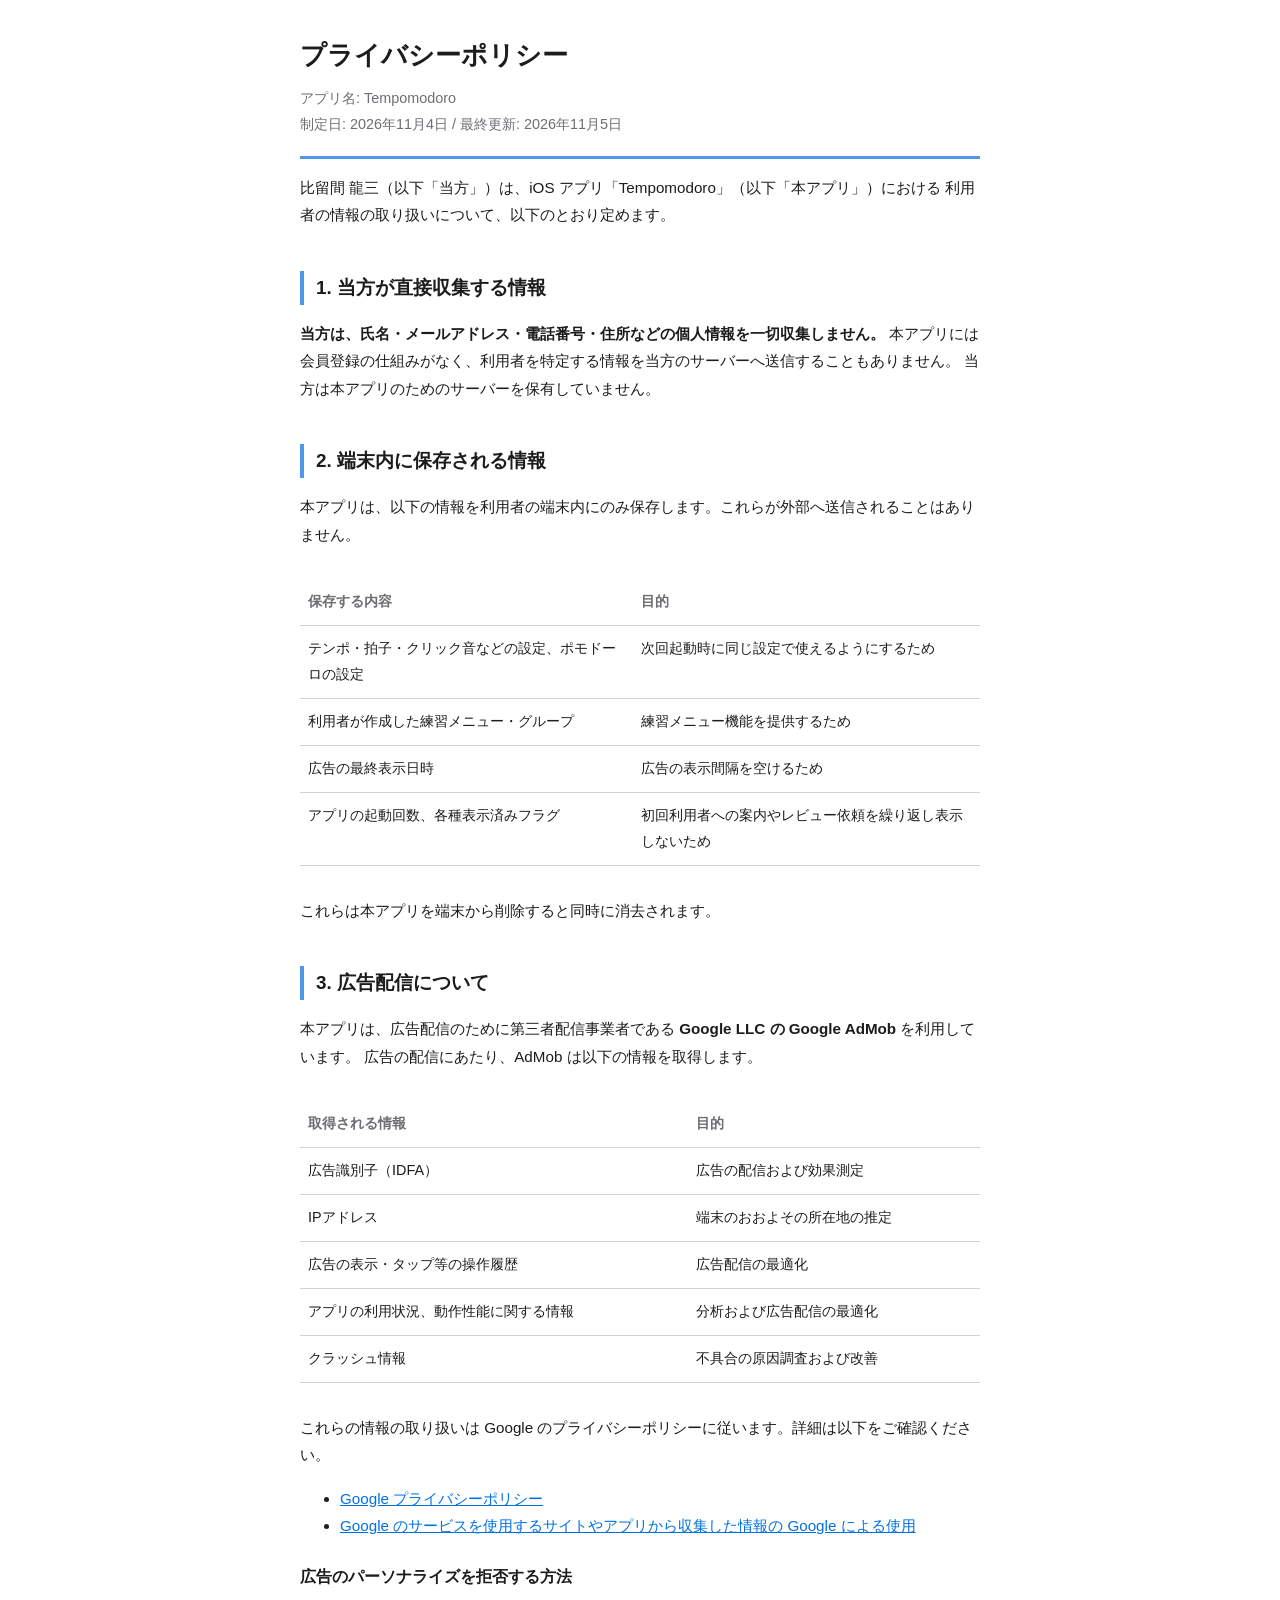
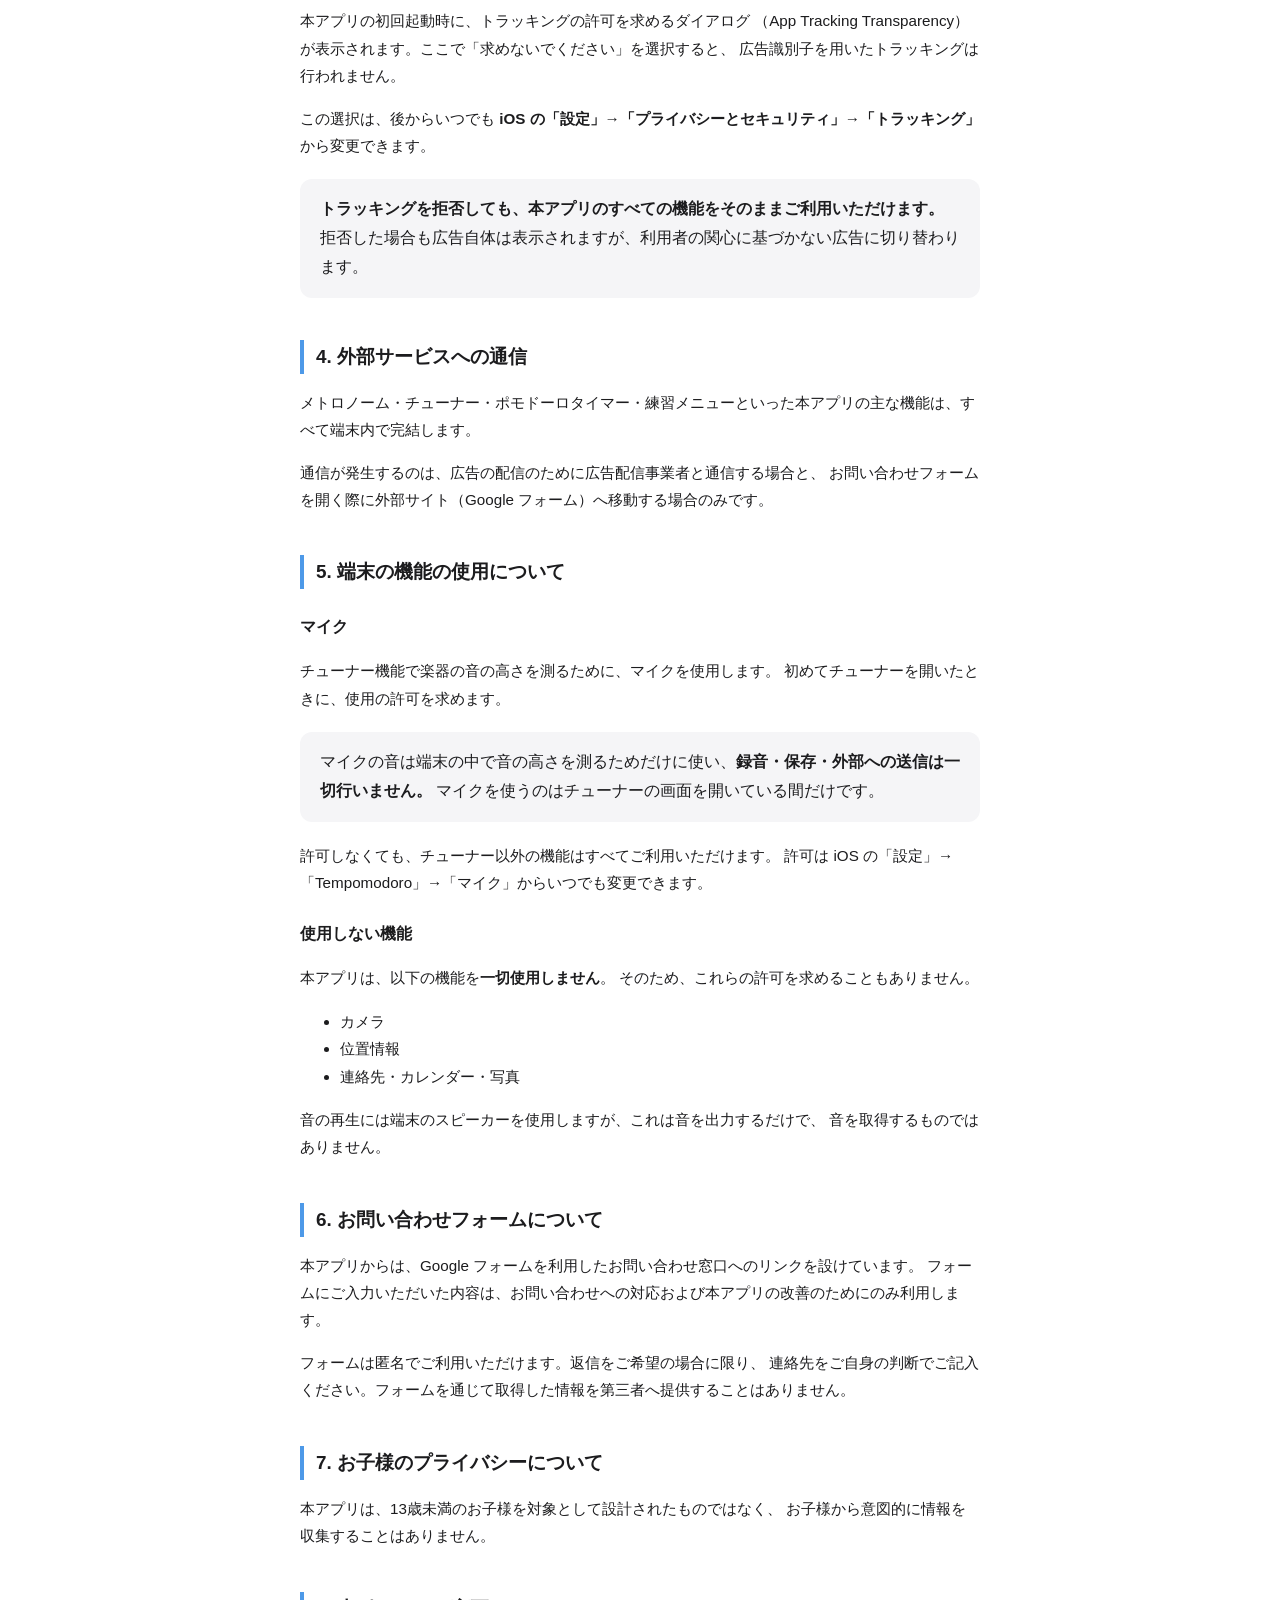
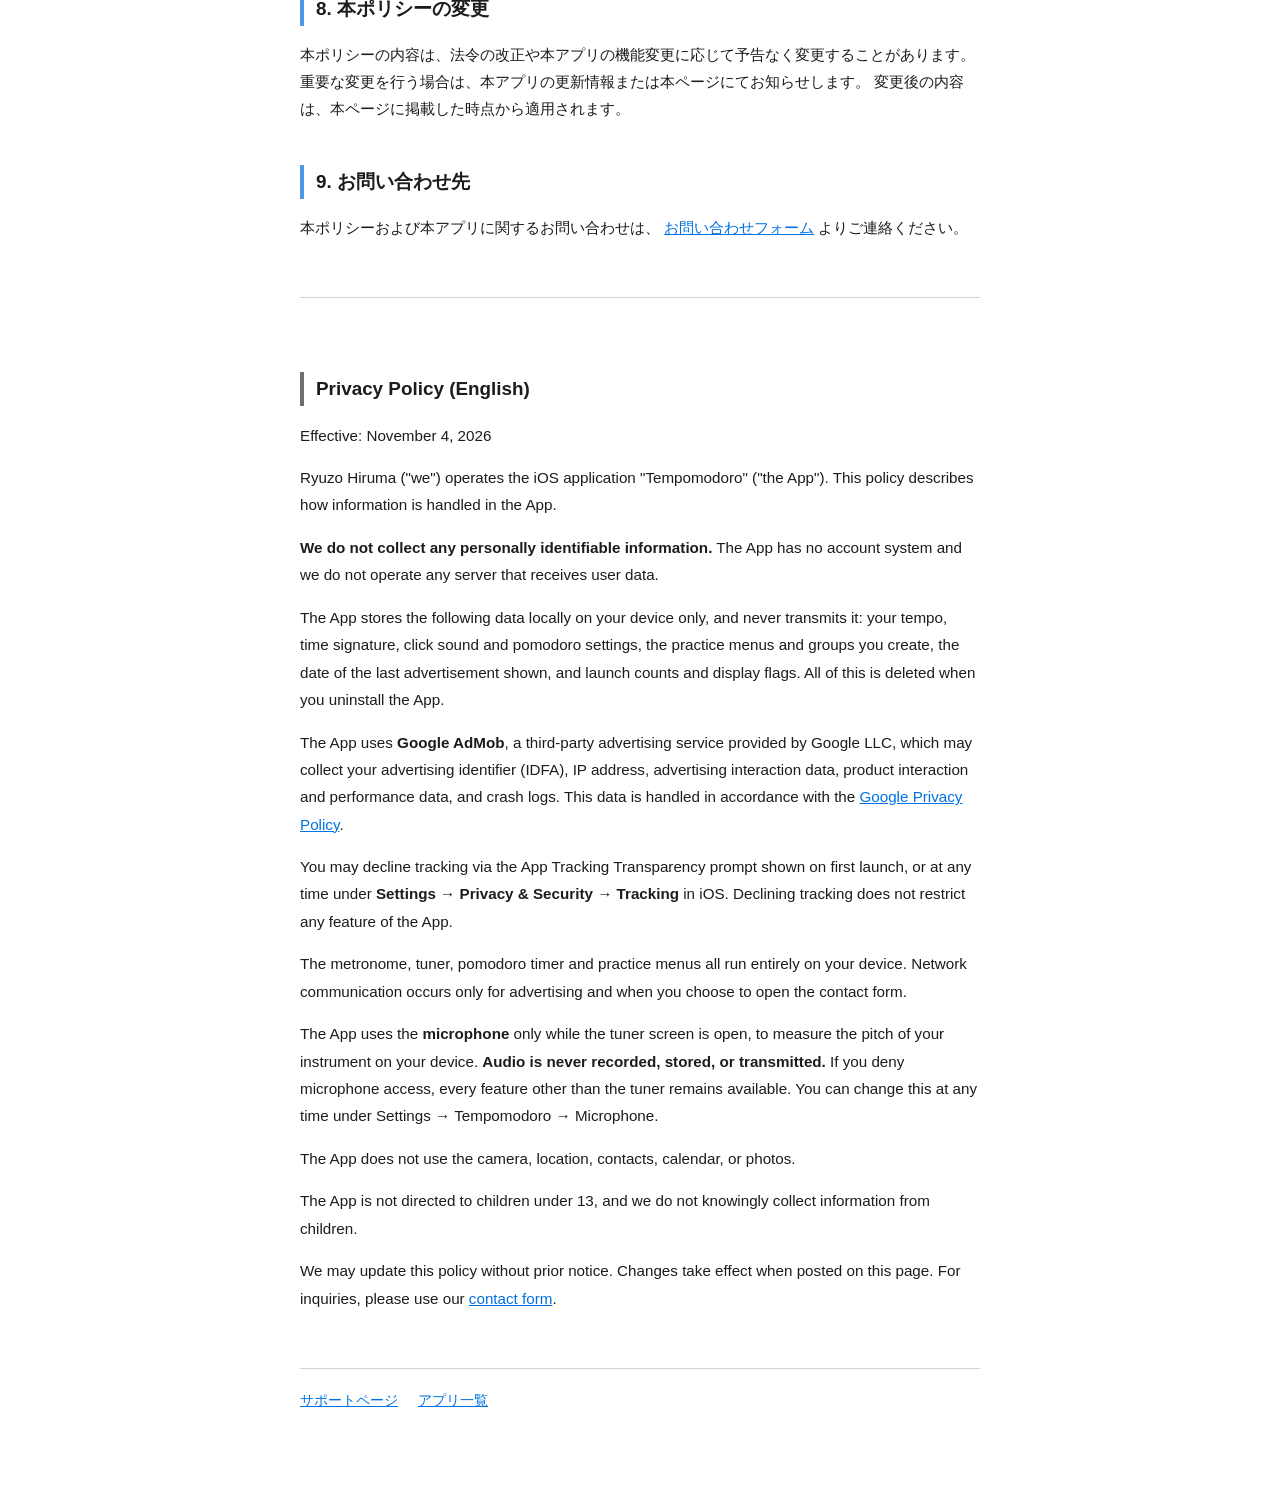
<file: metronome/privacy.html>
<!DOCTYPE html>
<html lang="ja">
<head>
<meta charset="UTF-8">
<meta name="viewport" content="width=device-width, initial-scale=1">
<title>プライバシーポリシー｜Tempomodoro</title>
<link rel="stylesheet" href="../style.css">
</head>
<body style="--accent:#4d99e8">
<div class="wrap">

<header>
  <h1>プライバシーポリシー</h1>
  <p class="meta">アプリ名: Tempomodoro<br>
  制定日: 2026年11月4日 / 最終更新: 2026年11月5日</p>
</header>

<p>比留間 龍三（以下「当方」）は、iOS アプリ「Tempomodoro」（以下「本アプリ」）における
利用者の情報の取り扱いについて、以下のとおり定めます。</p>

<h2>1. 当方が直接収集する情報</h2>

<p><strong>当方は、氏名・メールアドレス・電話番号・住所などの個人情報を一切収集しません。</strong>
本アプリには会員登録の仕組みがなく、利用者を特定する情報を当方のサーバーへ送信することもありません。
当方は本アプリのためのサーバーを保有していません。</p>

<h2>2. 端末内に保存される情報</h2>

<p>本アプリは、以下の情報を利用者の端末内にのみ保存します。これらが外部へ送信されることはありません。</p>

<div class="table-scroll">
<table>
  <tr><th>保存する内容</th><th>目的</th></tr>
  <tr><td>テンポ・拍子・クリック音などの設定、ポモドーロの設定</td><td>次回起動時に同じ設定で使えるようにするため</td></tr>
  <tr><td>利用者が作成した練習メニュー・グループ</td><td>練習メニュー機能を提供するため</td></tr>
  <tr><td>広告の最終表示日時</td><td>広告の表示間隔を空けるため</td></tr>
  <tr><td>アプリの起動回数、各種表示済みフラグ</td><td>初回利用者への案内やレビュー依頼を繰り返し表示しないため</td></tr>
</table>
</div>

<p>これらは本アプリを端末から削除すると同時に消去されます。</p>

<h2>3. 広告配信について</h2>

<p>本アプリは、広告配信のために第三者配信事業者である
<strong>Google LLC の Google AdMob</strong> を利用しています。
広告の配信にあたり、AdMob は以下の情報を取得します。</p>

<div class="table-scroll">
<table>
  <tr><th>取得される情報</th><th>目的</th></tr>
  <tr><td>広告識別子（IDFA）</td><td>広告の配信および効果測定</td></tr>
  <tr><td>IPアドレス</td><td>端末のおおよその所在地の推定</td></tr>
  <tr><td>広告の表示・タップ等の操作履歴</td><td>広告配信の最適化</td></tr>
  <tr><td>アプリの利用状況、動作性能に関する情報</td><td>分析および広告配信の最適化</td></tr>
  <tr><td>クラッシュ情報</td><td>不具合の原因調査および改善</td></tr>
</table>
</div>

<p>これらの情報の取り扱いは Google のプライバシーポリシーに従います。詳細は以下をご確認ください。</p>

<ul>
  <li><a href="https://policies.google.com/privacy?hl=ja" target="_blank" rel="noopener">Google プライバシーポリシー</a></li>
  <li><a href="https://policies.google.com/technologies/partner-sites?hl=ja" target="_blank" rel="noopener">Google のサービスを使用するサイトやアプリから収集した情報の Google による使用</a></li>
</ul>

<h3>広告のパーソナライズを拒否する方法</h3>

<p>本アプリの初回起動時に、トラッキングの許可を求めるダイアログ
（App Tracking Transparency）が表示されます。ここで「求めないでください」を選択すると、
広告識別子を用いたトラッキングは行われません。</p>

<p>この選択は、後からいつでも
<strong>iOS の「設定」→「プライバシーとセキュリティ」→「トラッキング」</strong>
から変更できます。</p>

<div class="card">
  <strong>トラッキングを拒否しても、本アプリのすべての機能をそのままご利用いただけます。</strong>
  拒否した場合も広告自体は表示されますが、利用者の関心に基づかない広告に切り替わります。
</div>

<h2>4. 外部サービスへの通信</h2>

<p>メトロノーム・チューナー・ポモドーロタイマー・練習メニューといった本アプリの主な機能は、すべて端末内で完結します。</p>

<p>通信が発生するのは、広告の配信のために広告配信事業者と通信する場合と、
お問い合わせフォームを開く際に外部サイト（Google フォーム）へ移動する場合のみです。</p>

<h2>5. 端末の機能の使用について</h2>

<h3>マイク</h3>

<p>チューナー機能で楽器の音の高さを測るために、マイクを使用します。
初めてチューナーを開いたときに、使用の許可を求めます。</p>

<div class="card">
  マイクの音は端末の中で音の高さを測るためだけに使い、<strong>録音・保存・外部への送信は一切行いません。</strong>
  マイクを使うのはチューナーの画面を開いている間だけです。
</div>

<p>許可しなくても、チューナー以外の機能はすべてご利用いただけます。
許可は iOS の「設定」→「Tempomodoro」→「マイク」からいつでも変更できます。</p>

<h3>使用しない機能</h3>

<p>本アプリは、以下の機能を<strong>一切使用しません</strong>。
そのため、これらの許可を求めることもありません。</p>

<ul>
  <li>カメラ</li>
  <li>位置情報</li>
  <li>連絡先・カレンダー・写真</li>
</ul>

<p>音の再生には端末のスピーカーを使用しますが、これは音を出力するだけで、
音を取得するものではありません。</p>

<h2>6. お問い合わせフォームについて</h2>

<p>本アプリからは、Google フォームを利用したお問い合わせ窓口へのリンクを設けています。
フォームにご入力いただいた内容は、お問い合わせへの対応および本アプリの改善のためにのみ利用します。</p>

<p>フォームは匿名でご利用いただけます。返信をご希望の場合に限り、
連絡先をご自身の判断でご記入ください。フォームを通じて取得した情報を第三者へ提供することはありません。</p>

<h2>7. お子様のプライバシーについて</h2>

<p>本アプリは、13歳未満のお子様を対象として設計されたものではなく、
お子様から意図的に情報を収集することはありません。</p>

<h2>8. 本ポリシーの変更</h2>

<p>本ポリシーの内容は、法令の改正や本アプリの機能変更に応じて予告なく変更することがあります。
重要な変更を行う場合は、本アプリの更新情報または本ページにてお知らせします。
変更後の内容は、本ページに掲載した時点から適用されます。</p>

<h2>9. お問い合わせ先</h2>

<p>本ポリシーおよび本アプリに関するお問い合わせは、
<a href="https://docs.google.com/forms/d/e/1FAIpQLScMXjAFuFwgxWXSm52-OZ4xQoUhjwCh-gC8QY8C7aBWEULcjA/viewform" target="_blank" rel="noopener">お問い合わせフォーム</a>
よりご連絡ください。</p>

<div class="en">

<h2>Privacy Policy (English)</h2>

<p>Effective: November 4, 2026</p>

<p>Ryuzo Hiruma ("we") operates the iOS application "Tempomodoro" ("the App").
This policy describes how information is handled in the App.</p>

<p><strong>We do not collect any personally identifiable information.</strong>
The App has no account system and we do not operate any server that receives user data.</p>

<p>The App stores the following data locally on your device only, and never transmits it:
your tempo, time signature, click sound and pomodoro settings, the practice menus and groups you create,
the date of the last advertisement shown, and launch counts and display flags. All of this is deleted when you uninstall the App.</p>

<p>The App uses <strong>Google AdMob</strong>, a third-party advertising service provided by Google LLC,
which may collect your advertising identifier (IDFA), IP address, advertising interaction data,
product interaction and performance data, and crash logs. This data is handled in accordance with
the <a href="https://policies.google.com/privacy" target="_blank" rel="noopener">Google Privacy Policy</a>.</p>

<p>You may decline tracking via the App Tracking Transparency prompt shown on first launch,
or at any time under <strong>Settings → Privacy &amp; Security → Tracking</strong> in iOS.
Declining tracking does not restrict any feature of the App.</p>

<p>The metronome, tuner, pomodoro timer and practice menus all run entirely on your device. Network communication
occurs only for advertising and when you choose to open the contact form.</p>

<p>The App uses the <strong>microphone</strong> only while the tuner screen is open, to measure the pitch
of your instrument on your device. <strong>Audio is never recorded, stored, or transmitted.</strong>
If you deny microphone access, every feature other than the tuner remains available.
You can change this at any time under Settings → Tempomodoro → Microphone.</p>

<p>The App does not use the camera, location, contacts, calendar, or photos.</p>

<p>The App is not directed to children under 13, and we do not knowingly collect information from children.</p>

<p>We may update this policy without prior notice. Changes take effect when posted on this page.
For inquiries, please use our
<a href="https://docs.google.com/forms/d/e/1FAIpQLScMXjAFuFwgxWXSm52-OZ4xQoUhjwCh-gC8QY8C7aBWEULcjA/viewform" target="_blank" rel="noopener">contact form</a>.</p>

</div>

<footer>
  <div class="links">
    <a href="./">サポートページ</a>
    <a href="../">アプリ一覧</a>
  </div>
</footer>

</div>
</body>
</html>
</file>
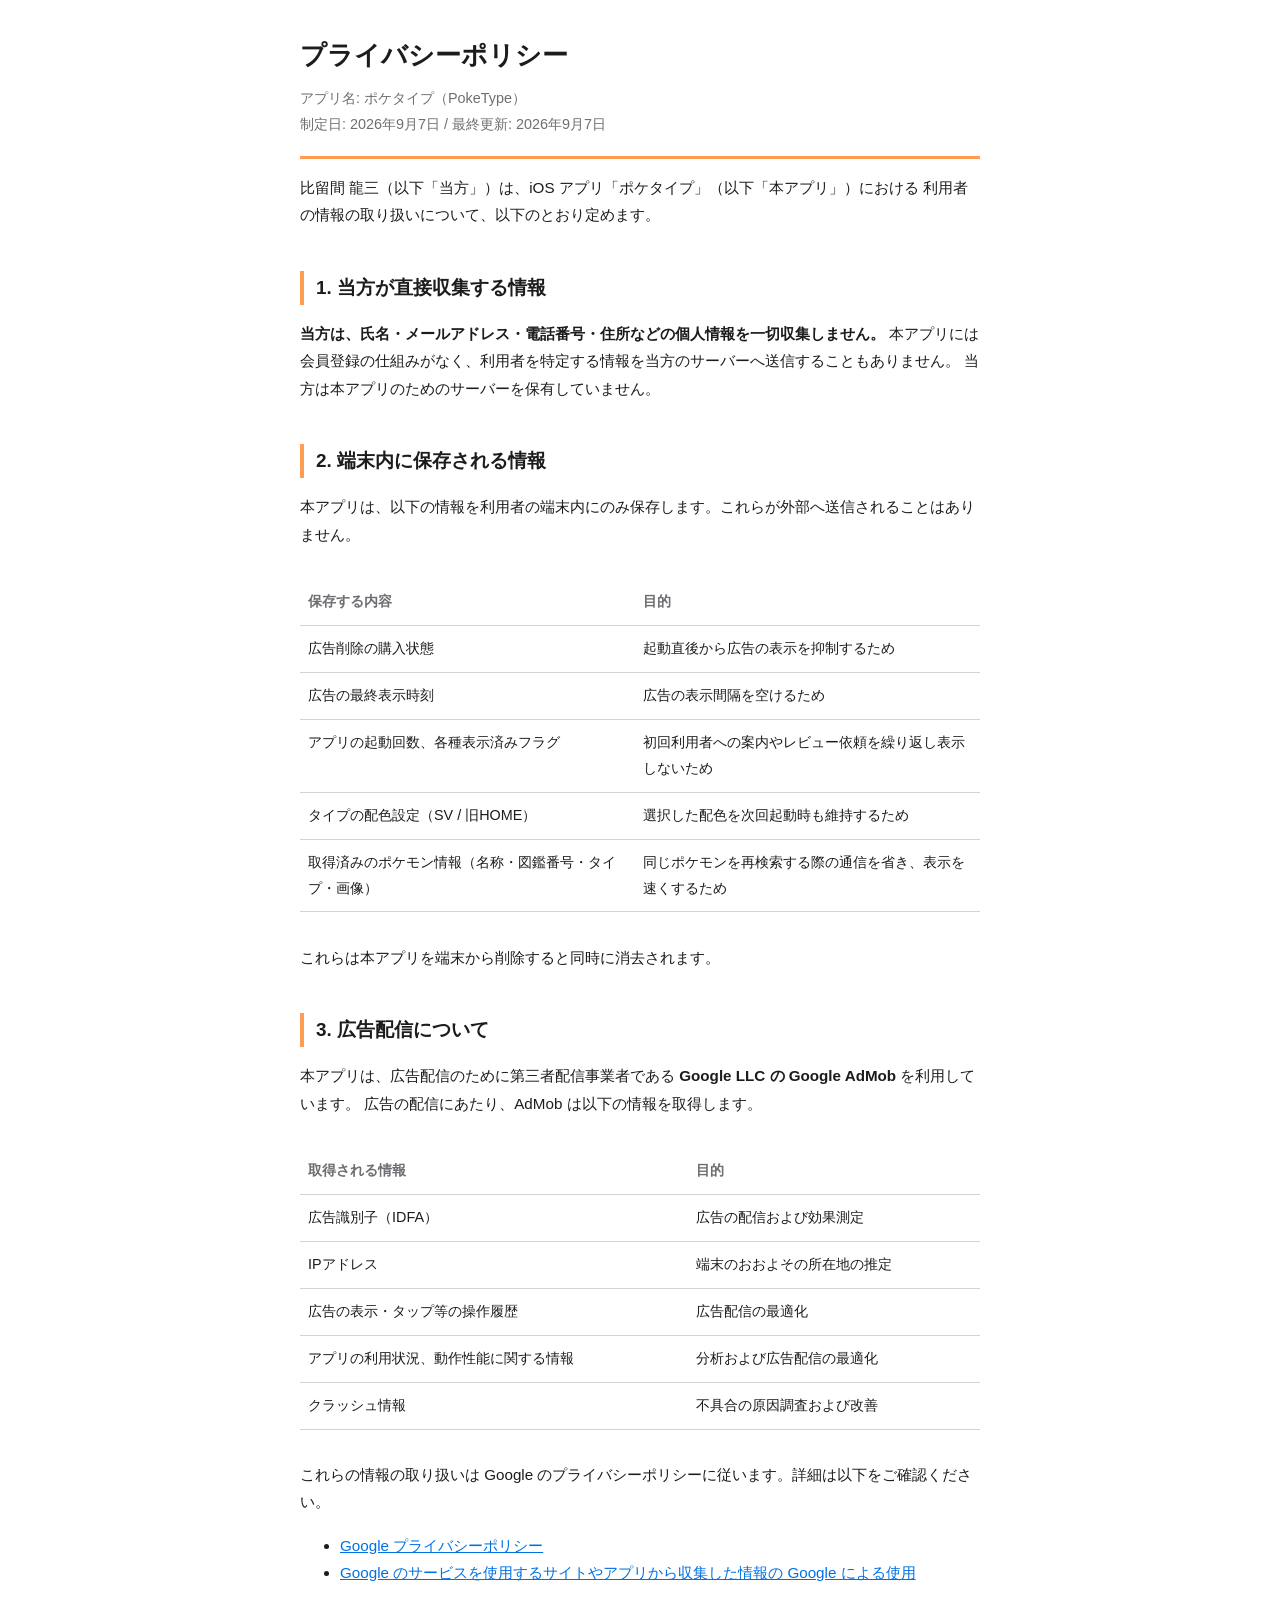
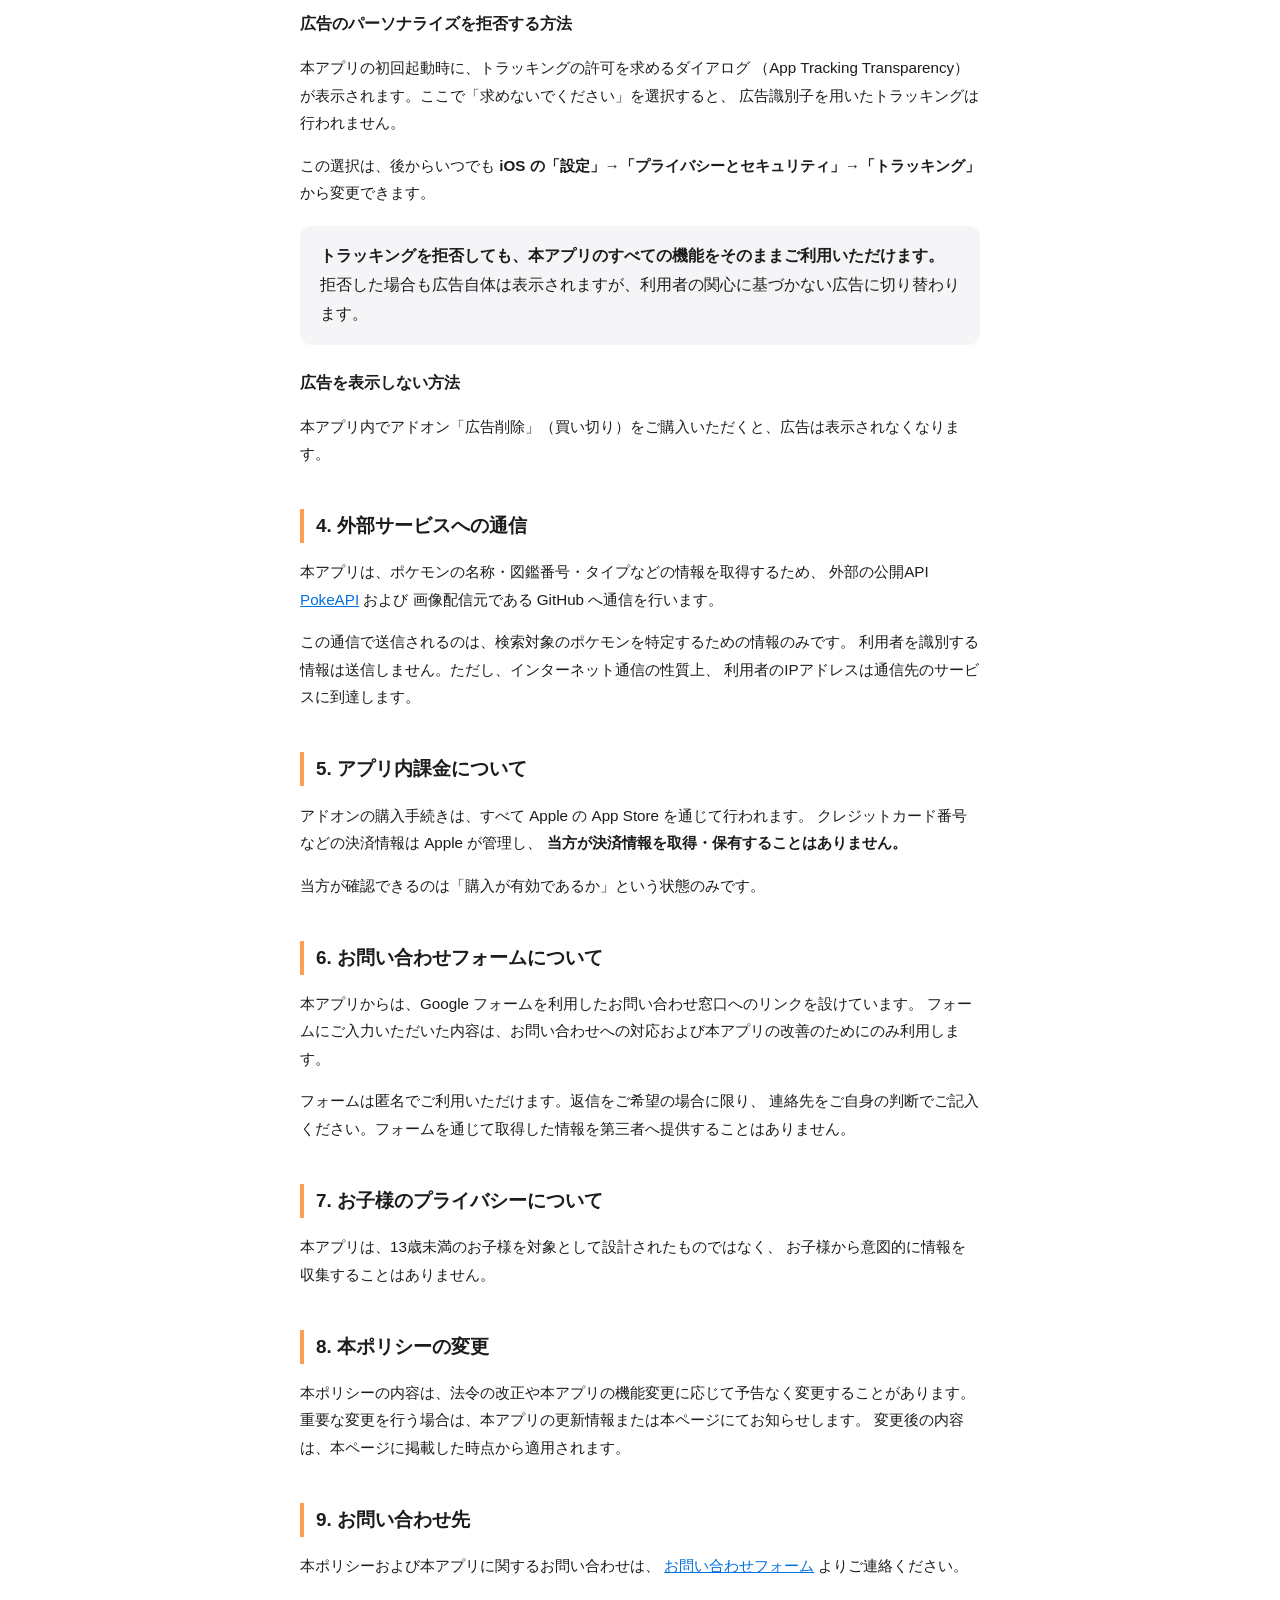
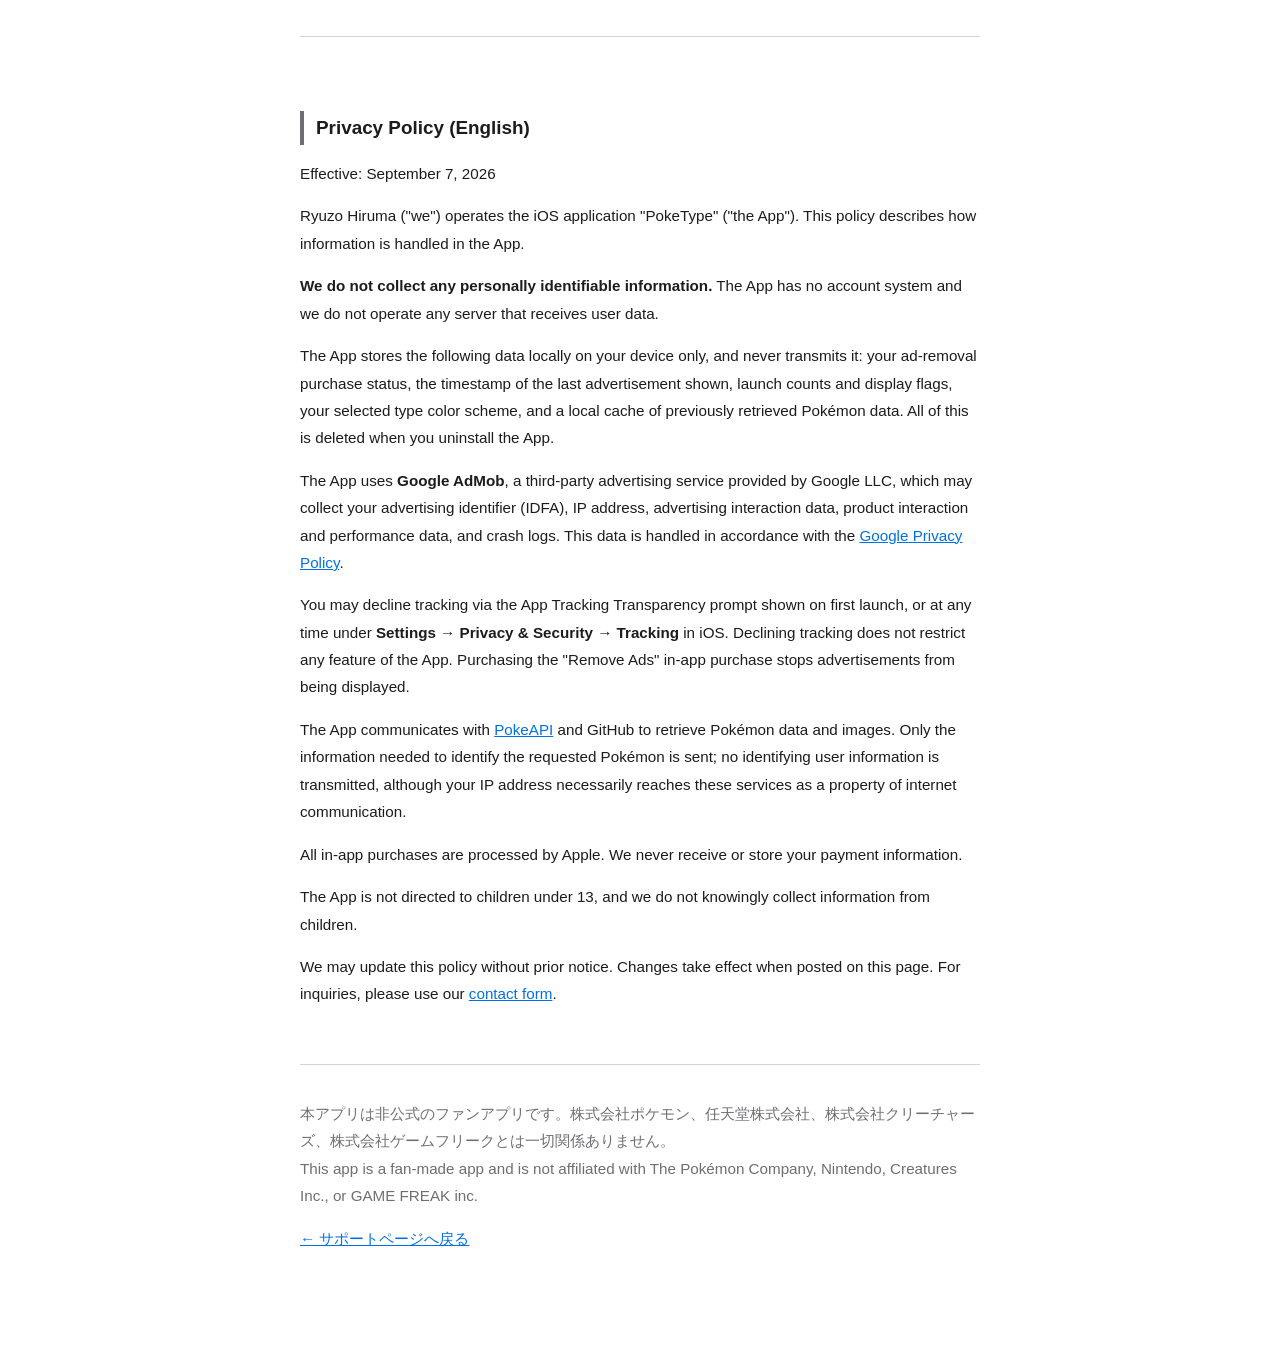
<file: poketype/privacy.html>
<!DOCTYPE html>
<html lang="ja">
<head>
<meta charset="UTF-8">
<meta name="viewport" content="width=device-width, initial-scale=1">
<title>プライバシーポリシー｜ポケタイプ</title>
<link rel="stylesheet" href="../style.css">
</head>
<body style="--accent:#ff9d55">
<div class="wrap">

<header>
  <h1>プライバシーポリシー</h1>
  <p class="meta">アプリ名: ポケタイプ（PokeType）<br>
  制定日: 2026年9月7日 / 最終更新: 2026年9月7日</p>
</header>

<p>比留間 龍三（以下「当方」）は、iOS アプリ「ポケタイプ」（以下「本アプリ」）における
利用者の情報の取り扱いについて、以下のとおり定めます。</p>

<h2>1. 当方が直接収集する情報</h2>

<p><strong>当方は、氏名・メールアドレス・電話番号・住所などの個人情報を一切収集しません。</strong>
本アプリには会員登録の仕組みがなく、利用者を特定する情報を当方のサーバーへ送信することもありません。
当方は本アプリのためのサーバーを保有していません。</p>

<h2>2. 端末内に保存される情報</h2>

<p>本アプリは、以下の情報を利用者の端末内にのみ保存します。これらが外部へ送信されることはありません。</p>

<div class="table-scroll">
<table>
  <tr><th>保存する内容</th><th>目的</th></tr>
  <tr><td>広告削除の購入状態</td><td>起動直後から広告の表示を抑制するため</td></tr>
  <tr><td>広告の最終表示時刻</td><td>広告の表示間隔を空けるため</td></tr>
  <tr><td>アプリの起動回数、各種表示済みフラグ</td><td>初回利用者への案内やレビュー依頼を繰り返し表示しないため</td></tr>
  <tr><td>タイプの配色設定（SV / 旧HOME）</td><td>選択した配色を次回起動時も維持するため</td></tr>
  <tr><td>取得済みのポケモン情報（名称・図鑑番号・タイプ・画像）</td><td>同じポケモンを再検索する際の通信を省き、表示を速くするため</td></tr>
</table>
</div>

<p>これらは本アプリを端末から削除すると同時に消去されます。</p>

<h2>3. 広告配信について</h2>

<p>本アプリは、広告配信のために第三者配信事業者である
<strong>Google LLC の Google AdMob</strong> を利用しています。
広告の配信にあたり、AdMob は以下の情報を取得します。</p>

<div class="table-scroll">
<table>
  <tr><th>取得される情報</th><th>目的</th></tr>
  <tr><td>広告識別子（IDFA）</td><td>広告の配信および効果測定</td></tr>
  <tr><td>IPアドレス</td><td>端末のおおよその所在地の推定</td></tr>
  <tr><td>広告の表示・タップ等の操作履歴</td><td>広告配信の最適化</td></tr>
  <tr><td>アプリの利用状況、動作性能に関する情報</td><td>分析および広告配信の最適化</td></tr>
  <tr><td>クラッシュ情報</td><td>不具合の原因調査および改善</td></tr>
</table>
</div>

<p>これらの情報の取り扱いは Google のプライバシーポリシーに従います。詳細は以下をご確認ください。</p>

<ul>
  <li><a href="https://policies.google.com/privacy?hl=ja" target="_blank" rel="noopener">Google プライバシーポリシー</a></li>
  <li><a href="https://policies.google.com/technologies/partner-sites?hl=ja" target="_blank" rel="noopener">Google のサービスを使用するサイトやアプリから収集した情報の Google による使用</a></li>
</ul>

<h3>広告のパーソナライズを拒否する方法</h3>

<p>本アプリの初回起動時に、トラッキングの許可を求めるダイアログ
（App Tracking Transparency）が表示されます。ここで「求めないでください」を選択すると、
広告識別子を用いたトラッキングは行われません。</p>

<p>この選択は、後からいつでも
<strong>iOS の「設定」→「プライバシーとセキュリティ」→「トラッキング」</strong>
から変更できます。</p>

<div class="card">
  <strong>トラッキングを拒否しても、本アプリのすべての機能をそのままご利用いただけます。</strong>
  拒否した場合も広告自体は表示されますが、利用者の関心に基づかない広告に切り替わります。
</div>

<h3>広告を表示しない方法</h3>

<p>本アプリ内でアドオン「広告削除」（買い切り）をご購入いただくと、広告は表示されなくなります。</p>

<h2>4. 外部サービスへの通信</h2>

<p>本アプリは、ポケモンの名称・図鑑番号・タイプなどの情報を取得するため、
外部の公開API <a href="https://pokeapi.co/" target="_blank" rel="noopener">PokeAPI</a> および
画像配信元である GitHub へ通信を行います。</p>

<p>この通信で送信されるのは、検索対象のポケモンを特定するための情報のみです。
利用者を識別する情報は送信しません。ただし、インターネット通信の性質上、
利用者のIPアドレスは通信先のサービスに到達します。</p>

<h2>5. アプリ内課金について</h2>

<p>アドオンの購入手続きは、すべて Apple の App Store を通じて行われます。
クレジットカード番号などの決済情報は Apple が管理し、
<strong>当方が決済情報を取得・保有することはありません。</strong></p>

<p>当方が確認できるのは「購入が有効であるか」という状態のみです。</p>

<h2>6. お問い合わせフォームについて</h2>

<p>本アプリからは、Google フォームを利用したお問い合わせ窓口へのリンクを設けています。
フォームにご入力いただいた内容は、お問い合わせへの対応および本アプリの改善のためにのみ利用します。</p>

<p>フォームは匿名でご利用いただけます。返信をご希望の場合に限り、
連絡先をご自身の判断でご記入ください。フォームを通じて取得した情報を第三者へ提供することはありません。</p>

<h2>7. お子様のプライバシーについて</h2>

<p>本アプリは、13歳未満のお子様を対象として設計されたものではなく、
お子様から意図的に情報を収集することはありません。</p>

<h2>8. 本ポリシーの変更</h2>

<p>本ポリシーの内容は、法令の改正や本アプリの機能変更に応じて予告なく変更することがあります。
重要な変更を行う場合は、本アプリの更新情報または本ページにてお知らせします。
変更後の内容は、本ページに掲載した時点から適用されます。</p>

<h2>9. お問い合わせ先</h2>

<p>本ポリシーおよび本アプリに関するお問い合わせは、
<a href="https://docs.google.com/forms/d/e/1FAIpQLScMXjAFuFwgxWXSm52-OZ4xQoUhjwCh-gC8QY8C7aBWEULcjA/viewform?usp=pp_url&amp;entry.135936132=%E3%83%9D%E3%82%B1%E3%82%BF%E3%82%A4%E3%83%97%EF%BC%88%E3%83%9D%E3%82%B1%E3%83%A2%E3%83%B3%E7%9B%B8%E6%80%A7%E3%83%81%E3%82%A7%E3%83%83%E3%82%AB%E3%83%BC%EF%BC%89" target="_blank" rel="noopener">お問い合わせフォーム</a>
よりご連絡ください。</p>

<div class="en">

<h2>Privacy Policy (English)</h2>

<p>Effective: September 7, 2026</p>

<p>Ryuzo Hiruma ("we") operates the iOS application "PokeType" ("the App").
This policy describes how information is handled in the App.</p>

<p><strong>We do not collect any personally identifiable information.</strong>
The App has no account system and we do not operate any server that receives user data.</p>

<p>The App stores the following data locally on your device only, and never transmits it:
your ad-removal purchase status, the timestamp of the last advertisement shown,
launch counts and display flags, your selected type color scheme, and a local cache of
previously retrieved Pokémon data. All of this is deleted when you uninstall the App.</p>

<p>The App uses <strong>Google AdMob</strong>, a third-party advertising service provided by Google LLC,
which may collect your advertising identifier (IDFA), IP address, advertising interaction data,
product interaction and performance data, and crash logs. This data is handled in accordance with
the <a href="https://policies.google.com/privacy" target="_blank" rel="noopener">Google Privacy Policy</a>.</p>

<p>You may decline tracking via the App Tracking Transparency prompt shown on first launch,
or at any time under <strong>Settings → Privacy &amp; Security → Tracking</strong> in iOS.
Declining tracking does not restrict any feature of the App. Purchasing the "Remove Ads"
in-app purchase stops advertisements from being displayed.</p>

<p>The App communicates with <a href="https://pokeapi.co/" target="_blank" rel="noopener">PokeAPI</a>
and GitHub to retrieve Pokémon data and images. Only the information needed to identify the
requested Pokémon is sent; no identifying user information is transmitted, although your IP
address necessarily reaches these services as a property of internet communication.</p>

<p>All in-app purchases are processed by Apple. We never receive or store your payment information.</p>

<p>The App is not directed to children under 13, and we do not knowingly collect information from children.</p>

<p>We may update this policy without prior notice. Changes take effect when posted on this page.
For inquiries, please use our
<a href="https://docs.google.com/forms/d/e/1FAIpQLScMXjAFuFwgxWXSm52-OZ4xQoUhjwCh-gC8QY8C7aBWEULcjA/viewform" target="_blank" rel="noopener">contact form</a>.</p>

</div>

<footer>
  <p>本アプリは非公式のファンアプリです。株式会社ポケモン、任天堂株式会社、株式会社クリーチャーズ、株式会社ゲームフリークとは一切関係ありません。<br>
  This app is a fan-made app and is not affiliated with The Pokémon Company, Nintendo, Creatures Inc., or GAME FREAK inc.</p>
  <p><a href="./">← サポートページへ戻る</a></p>
</footer>

</div>
</body>
</html>
</file>
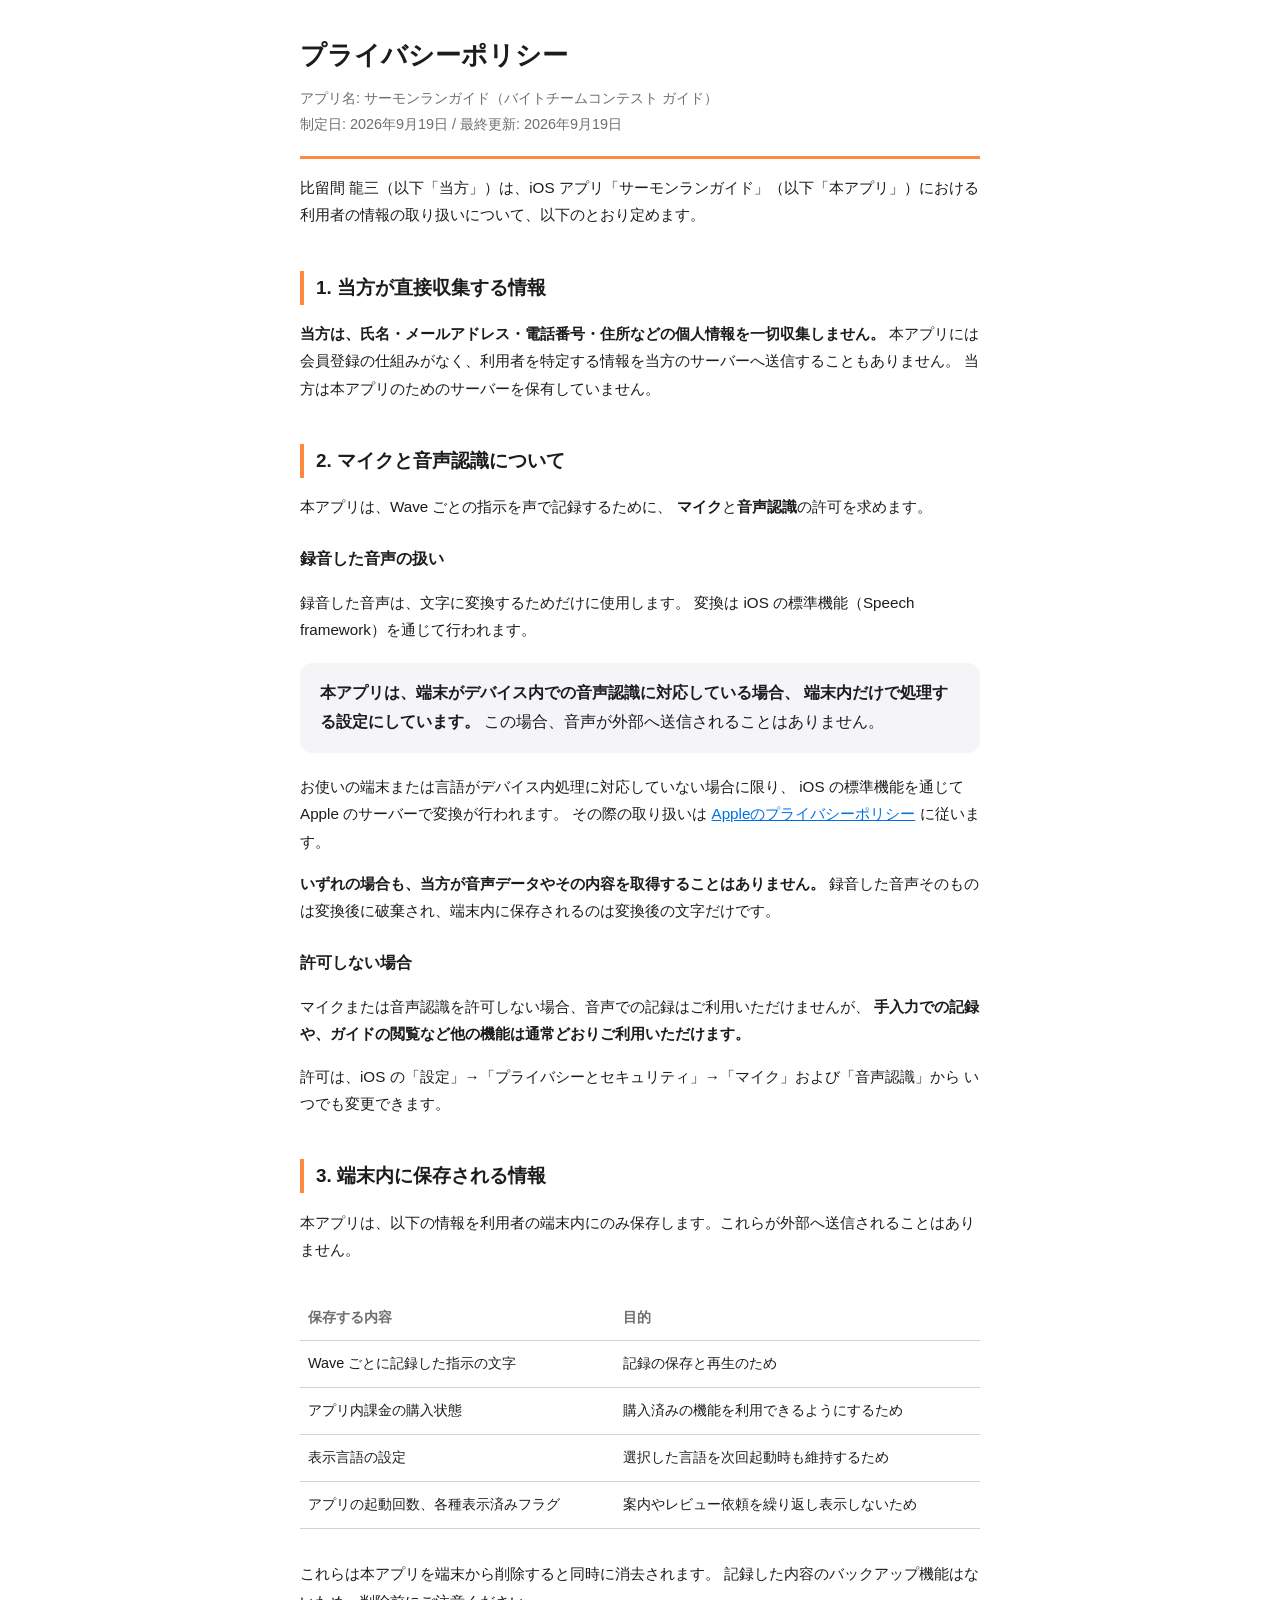
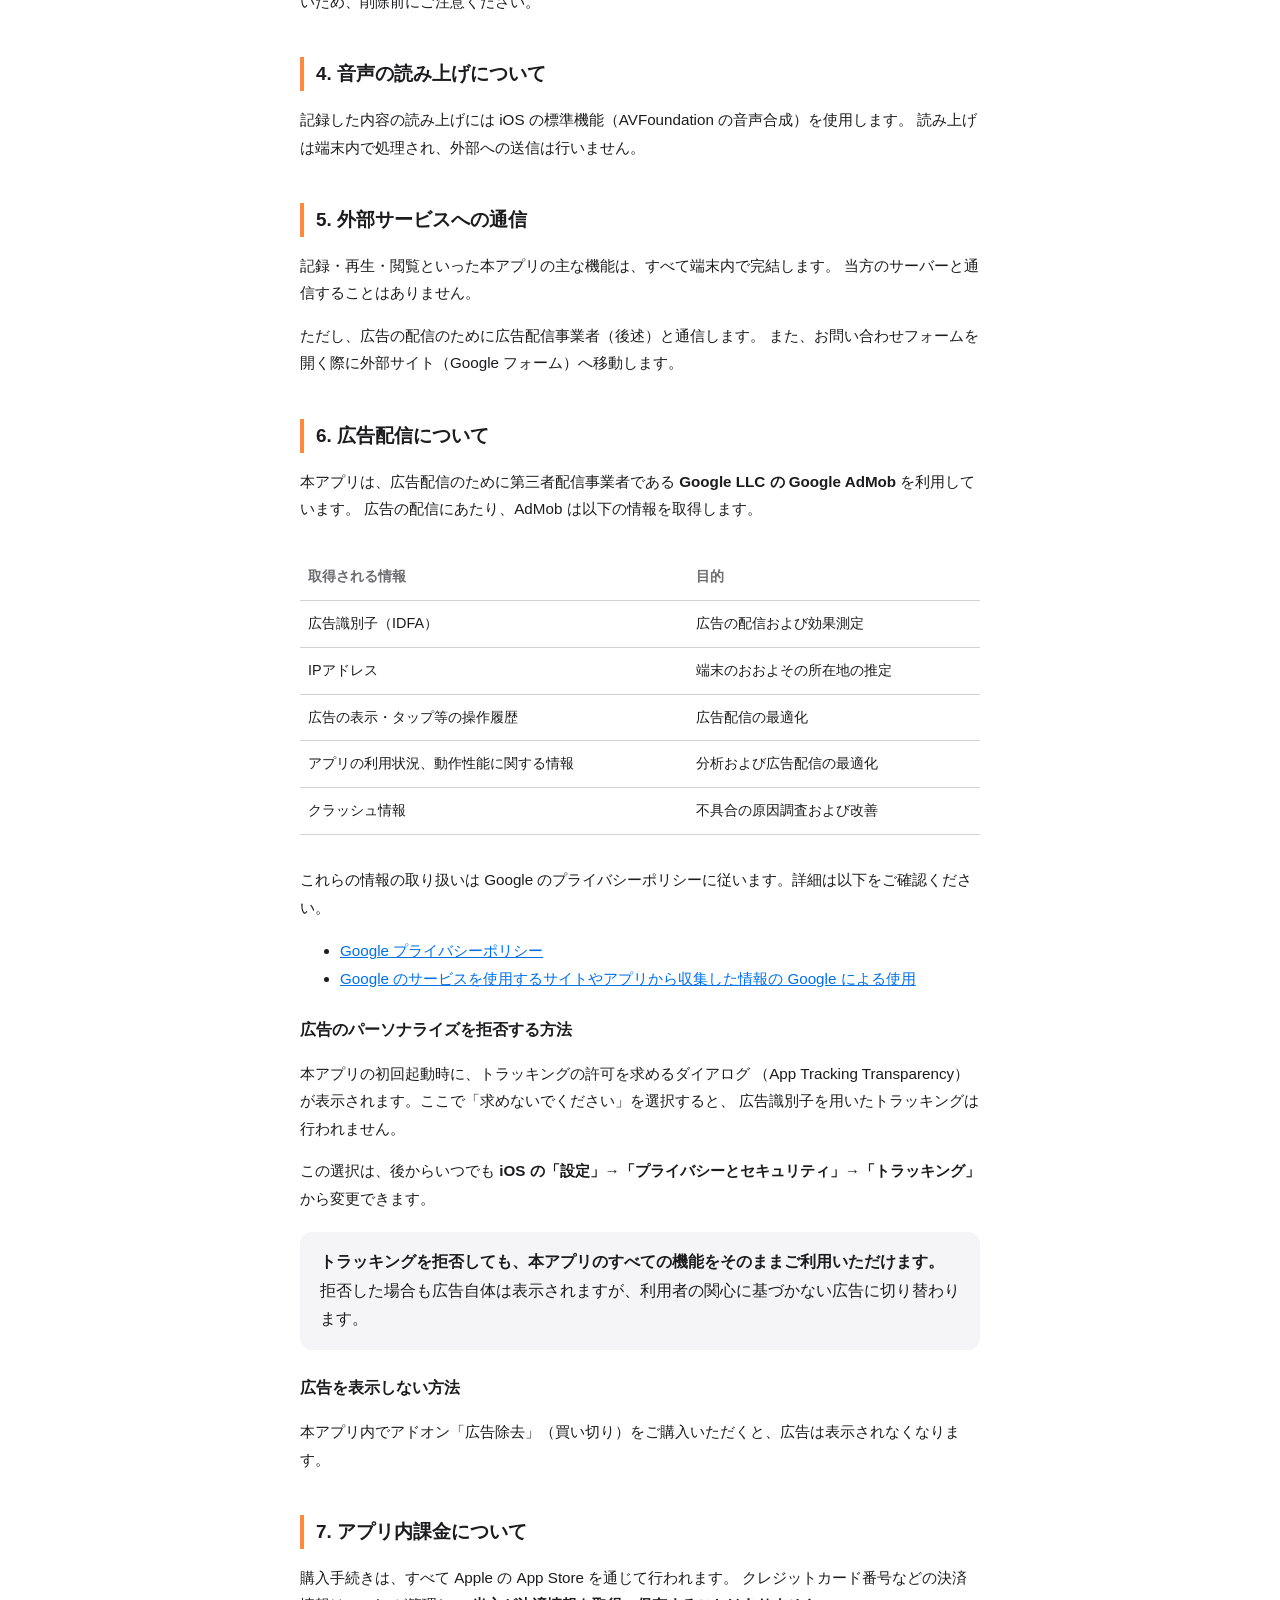
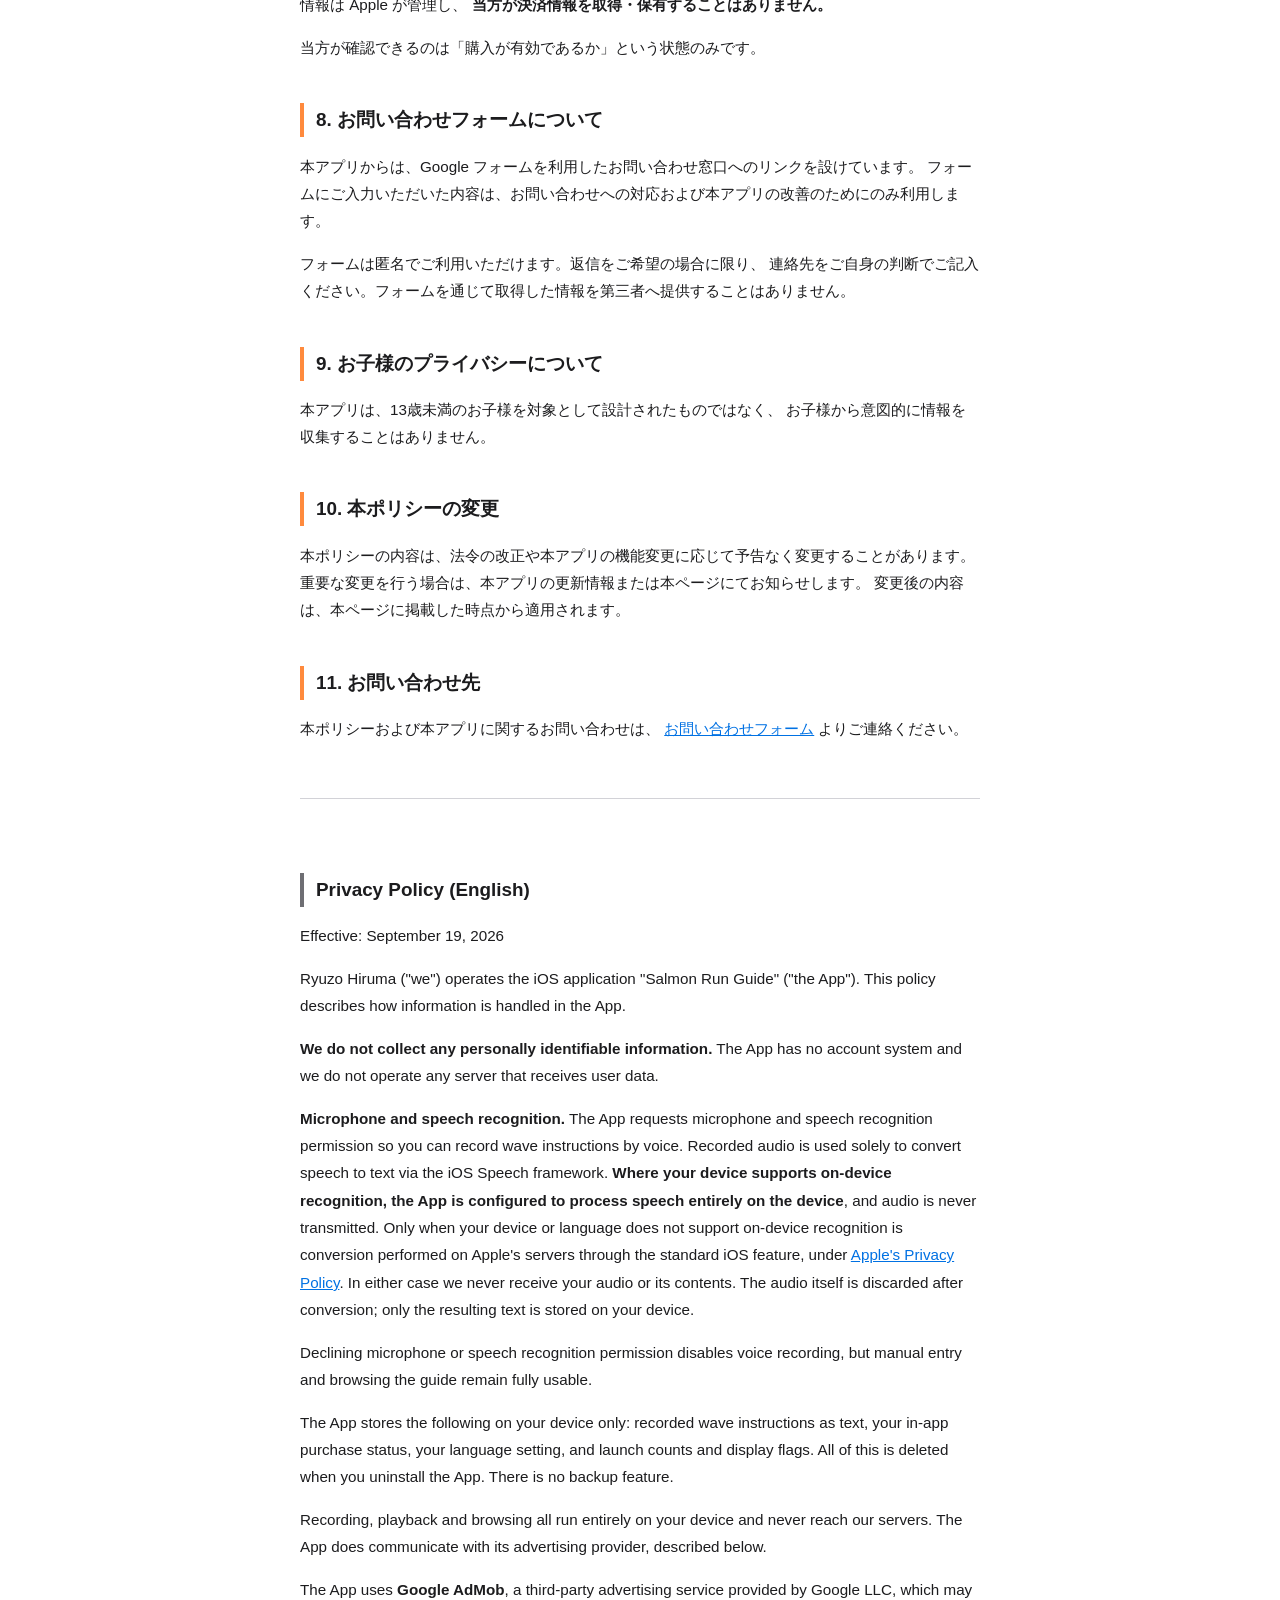
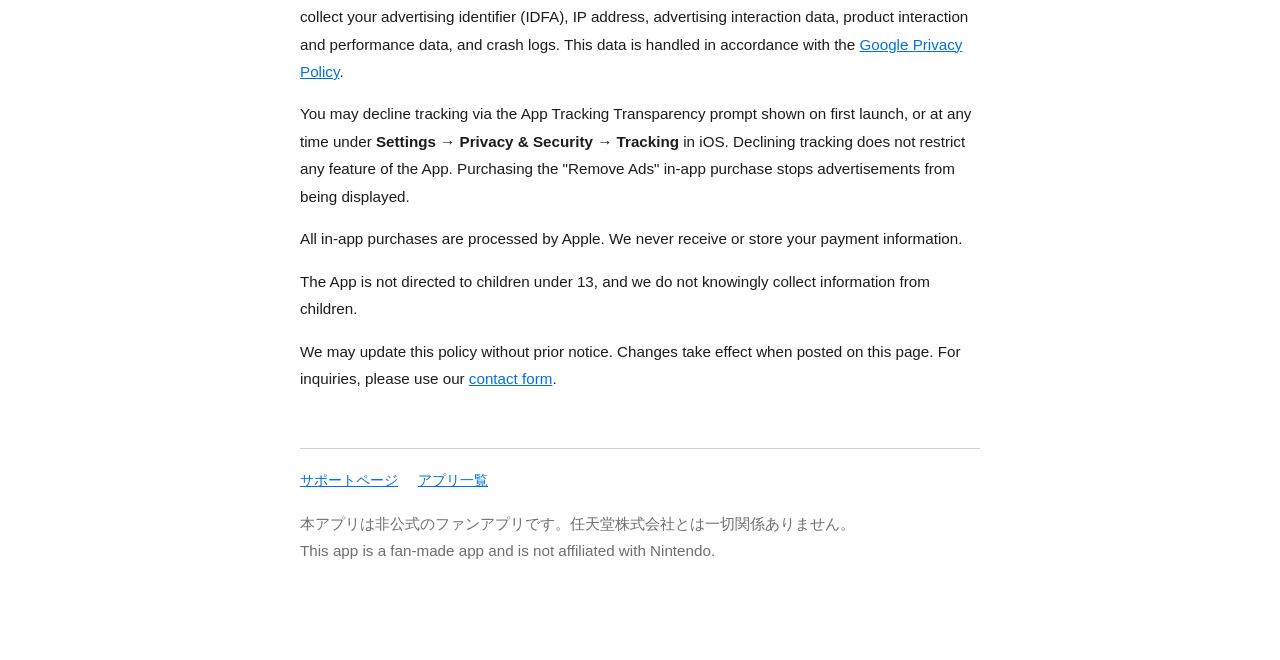
<file: srbtcg/privacy.html>
<!DOCTYPE html>
<html lang="ja">
<head>
<meta charset="UTF-8">
<meta name="viewport" content="width=device-width, initial-scale=1">
<title>プライバシーポリシー｜サーモンランガイド</title>
<link rel="stylesheet" href="../style.css">
</head>
<body style="--accent:#ff8a3d">
<div class="wrap">

<header>
  <h1>プライバシーポリシー</h1>
  <p class="meta">アプリ名: サーモンランガイド（バイトチームコンテスト ガイド）<br>
  制定日: 2026年9月19日 / 最終更新: 2026年9月19日</p>
</header>

<p>比留間 龍三（以下「当方」）は、iOS アプリ「サーモンランガイド」（以下「本アプリ」）における
利用者の情報の取り扱いについて、以下のとおり定めます。</p>

<h2>1. 当方が直接収集する情報</h2>

<p><strong>当方は、氏名・メールアドレス・電話番号・住所などの個人情報を一切収集しません。</strong>
本アプリには会員登録の仕組みがなく、利用者を特定する情報を当方のサーバーへ送信することもありません。
当方は本アプリのためのサーバーを保有していません。</p>

<h2>2. マイクと音声認識について</h2>

<p>本アプリは、Wave ごとの指示を声で記録するために、
<strong>マイク</strong>と<strong>音声認識</strong>の許可を求めます。</p>

<h3>録音した音声の扱い</h3>

<p>録音した音声は、文字に変換するためだけに使用します。
変換は iOS の標準機能（Speech framework）を通じて行われます。</p>

<div class="card">
  <strong>本アプリは、端末がデバイス内での音声認識に対応している場合、
  端末内だけで処理する設定にしています。</strong>
  この場合、音声が外部へ送信されることはありません。
</div>

<p>お使いの端末または言語がデバイス内処理に対応していない場合に限り、
iOS の標準機能を通じて Apple のサーバーで変換が行われます。
その際の取り扱いは
<a href="https://www.apple.com/legal/privacy/ja/" target="_blank" rel="noopener">Appleのプライバシーポリシー</a>
に従います。</p>

<p><strong>いずれの場合も、当方が音声データやその内容を取得することはありません。</strong>
録音した音声そのものは変換後に破棄され、端末内に保存されるのは変換後の文字だけです。</p>

<h3>許可しない場合</h3>

<p>マイクまたは音声認識を許可しない場合、音声での記録はご利用いただけませんが、
<strong>手入力での記録や、ガイドの閲覧など他の機能は通常どおりご利用いただけます。</strong></p>

<p>許可は、iOS の「設定」→「プライバシーとセキュリティ」→「マイク」および「音声認識」から
いつでも変更できます。</p>

<h2>3. 端末内に保存される情報</h2>

<p>本アプリは、以下の情報を利用者の端末内にのみ保存します。これらが外部へ送信されることはありません。</p>

<div class="table-scroll">
<table>
  <tr><th>保存する内容</th><th>目的</th></tr>
  <tr><td>Wave ごとに記録した指示の文字</td><td>記録の保存と再生のため</td></tr>
  <tr><td>アプリ内課金の購入状態</td><td>購入済みの機能を利用できるようにするため</td></tr>
  <tr><td>表示言語の設定</td><td>選択した言語を次回起動時も維持するため</td></tr>
  <tr><td>アプリの起動回数、各種表示済みフラグ</td><td>案内やレビュー依頼を繰り返し表示しないため</td></tr>
</table>
</div>

<p>これらは本アプリを端末から削除すると同時に消去されます。
記録した内容のバックアップ機能はないため、削除前にご注意ください。</p>

<h2>4. 音声の読み上げについて</h2>

<p>記録した内容の読み上げには iOS の標準機能（AVFoundation の音声合成）を使用します。
読み上げは端末内で処理され、外部への送信は行いません。</p>

<h2>5. 外部サービスへの通信</h2>

<p>記録・再生・閲覧といった本アプリの主な機能は、すべて端末内で完結します。
当方のサーバーと通信することはありません。</p>

<p>ただし、広告の配信のために広告配信事業者（後述）と通信します。
また、お問い合わせフォームを開く際に外部サイト（Google フォーム）へ移動します。</p>

<h2>6. 広告配信について</h2>

<p>本アプリは、広告配信のために第三者配信事業者である
<strong>Google LLC の Google AdMob</strong> を利用しています。
広告の配信にあたり、AdMob は以下の情報を取得します。</p>

<div class="table-scroll">
<table>
  <tr><th>取得される情報</th><th>目的</th></tr>
  <tr><td>広告識別子（IDFA）</td><td>広告の配信および効果測定</td></tr>
  <tr><td>IPアドレス</td><td>端末のおおよその所在地の推定</td></tr>
  <tr><td>広告の表示・タップ等の操作履歴</td><td>広告配信の最適化</td></tr>
  <tr><td>アプリの利用状況、動作性能に関する情報</td><td>分析および広告配信の最適化</td></tr>
  <tr><td>クラッシュ情報</td><td>不具合の原因調査および改善</td></tr>
</table>
</div>

<p>これらの情報の取り扱いは Google のプライバシーポリシーに従います。詳細は以下をご確認ください。</p>

<ul>
  <li><a href="https://policies.google.com/privacy?hl=ja" target="_blank" rel="noopener">Google プライバシーポリシー</a></li>
  <li><a href="https://policies.google.com/technologies/partner-sites?hl=ja" target="_blank" rel="noopener">Google のサービスを使用するサイトやアプリから収集した情報の Google による使用</a></li>
</ul>

<h3>広告のパーソナライズを拒否する方法</h3>

<p>本アプリの初回起動時に、トラッキングの許可を求めるダイアログ
（App Tracking Transparency）が表示されます。ここで「求めないでください」を選択すると、
広告識別子を用いたトラッキングは行われません。</p>

<p>この選択は、後からいつでも
<strong>iOS の「設定」→「プライバシーとセキュリティ」→「トラッキング」</strong>
から変更できます。</p>

<div class="card">
  <strong>トラッキングを拒否しても、本アプリのすべての機能をそのままご利用いただけます。</strong>
  拒否した場合も広告自体は表示されますが、利用者の関心に基づかない広告に切り替わります。
</div>

<h3>広告を表示しない方法</h3>

<p>本アプリ内でアドオン「広告除去」（買い切り）をご購入いただくと、広告は表示されなくなります。</p>

<h2>7. アプリ内課金について</h2>

<p>購入手続きは、すべて Apple の App Store を通じて行われます。
クレジットカード番号などの決済情報は Apple が管理し、
<strong>当方が決済情報を取得・保有することはありません。</strong></p>

<p>当方が確認できるのは「購入が有効であるか」という状態のみです。</p>

<h2>8. お問い合わせフォームについて</h2>

<p>本アプリからは、Google フォームを利用したお問い合わせ窓口へのリンクを設けています。
フォームにご入力いただいた内容は、お問い合わせへの対応および本アプリの改善のためにのみ利用します。</p>

<p>フォームは匿名でご利用いただけます。返信をご希望の場合に限り、
連絡先をご自身の判断でご記入ください。フォームを通じて取得した情報を第三者へ提供することはありません。</p>

<h2>9. お子様のプライバシーについて</h2>

<p>本アプリは、13歳未満のお子様を対象として設計されたものではなく、
お子様から意図的に情報を収集することはありません。</p>

<h2>10. 本ポリシーの変更</h2>

<p>本ポリシーの内容は、法令の改正や本アプリの機能変更に応じて予告なく変更することがあります。
重要な変更を行う場合は、本アプリの更新情報または本ページにてお知らせします。
変更後の内容は、本ページに掲載した時点から適用されます。</p>

<h2>11. お問い合わせ先</h2>

<p>本ポリシーおよび本アプリに関するお問い合わせは、
<a href="https://docs.google.com/forms/d/e/1FAIpQLScMXjAFuFwgxWXSm52-OZ4xQoUhjwCh-gC8QY8C7aBWEULcjA/viewform" target="_blank" rel="noopener">お問い合わせフォーム</a>
よりご連絡ください。</p>

<div class="en">

<h2>Privacy Policy (English)</h2>

<p>Effective: September 19, 2026</p>

<p>Ryuzo Hiruma ("we") operates the iOS application "Salmon Run Guide" ("the App").
This policy describes how information is handled in the App.</p>

<p><strong>We do not collect any personally identifiable information.</strong>
The App has no account system and we do not operate any server that receives user data.</p>

<p><strong>Microphone and speech recognition.</strong> The App requests microphone and speech
recognition permission so you can record wave instructions by voice. Recorded audio is used
solely to convert speech to text via the iOS Speech framework.
<strong>Where your device supports on-device recognition, the App is configured to process
speech entirely on the device</strong>, and audio is never transmitted. Only when your device
or language does not support on-device recognition is conversion performed on Apple's servers
through the standard iOS feature, under
<a href="https://www.apple.com/legal/privacy/en-ww/" target="_blank" rel="noopener">Apple's Privacy Policy</a>.
In either case we never receive your audio or its contents. The audio itself is discarded after
conversion; only the resulting text is stored on your device.</p>

<p>Declining microphone or speech recognition permission disables voice recording, but manual
entry and browsing the guide remain fully usable.</p>

<p>The App stores the following on your device only: recorded wave instructions as text,
your in-app purchase status, your language setting, and launch counts and display flags.
All of this is deleted when you uninstall the App. There is no backup feature.</p>

<p>Recording, playback and browsing all run entirely on your device and never reach our servers.
The App does communicate with its advertising provider, described below.</p>

<p>The App uses <strong>Google AdMob</strong>, a third-party advertising service provided by Google LLC,
which may collect your advertising identifier (IDFA), IP address, advertising interaction data,
product interaction and performance data, and crash logs. This data is handled in accordance with
the <a href="https://policies.google.com/privacy" target="_blank" rel="noopener">Google Privacy Policy</a>.</p>

<p>You may decline tracking via the App Tracking Transparency prompt shown on first launch,
or at any time under <strong>Settings → Privacy &amp; Security → Tracking</strong> in iOS.
Declining tracking does not restrict any feature of the App. Purchasing the "Remove Ads"
in-app purchase stops advertisements from being displayed.</p>

<p>All in-app purchases are processed by Apple. We never receive or store your payment information.</p>

<p>The App is not directed to children under 13, and we do not knowingly collect information from children.</p>

<p>We may update this policy without prior notice. Changes take effect when posted on this page.
For inquiries, please use our
<a href="https://docs.google.com/forms/d/e/1FAIpQLScMXjAFuFwgxWXSm52-OZ4xQoUhjwCh-gC8QY8C7aBWEULcjA/viewform" target="_blank" rel="noopener">contact form</a>.</p>

</div>

<footer>
  <div class="links">
    <a href="./">サポートページ</a>
    <a href="../">アプリ一覧</a>
  </div>
  <p>本アプリは非公式のファンアプリです。任天堂株式会社とは一切関係ありません。<br>
  This app is a fan-made app and is not affiliated with Nintendo.</p>
</footer>

</div>
</body>
</html>
</file>
<file: style.css>
/* 全アプリのサポートページ・プライバシーポリシー共通のスタイル */

:root {
  --bg: #ffffff;
  --fg: #1c1c1e;
  --muted: #6e6e73;
  --line: #d2d2d7;
  --card: #f5f5f7;
  --link: #0071e3;
  /* アプリごとに <body style="--accent: #xxxxxx"> で上書きする */
  --accent: #ff9d55;
}

@media (prefers-color-scheme: dark) {
  :root {
    --bg: #1c1c1e;
    --fg: #f5f5f7;
    --muted: #98989d;
    --line: #38383a;
    --card: #2c2c2e;
    --link: #4da3ff;
  }
}

* { box-sizing: border-box; }

body {
  margin: 0;
  background: var(--bg);
  color: var(--fg);
  font-family: -apple-system, BlinkMacSystemFont, "Hiragino Sans", "Noto Sans JP", sans-serif;
  line-height: 1.8;
  -webkit-text-size-adjust: 100%;
}

.wrap { max-width: 720px; margin: 0 auto; padding: 32px 20px 80px; }

header {
  border-bottom: 3px solid var(--accent);
  padding-bottom: 18px;
  margin-bottom: 8px;
}

h1 { font-size: 1.6rem; margin: 0 0 8px; }

.tagline, .meta { color: var(--muted); margin: 0; font-size: 0.9rem; }

h2 {
  font-size: 1.18rem;
  margin: 42px 0 13px;
  padding-left: 12px;
  border-left: 4px solid var(--accent);
}

h3 { font-size: 1rem; margin: 24px 0 8px; }

p, li { font-size: 0.95rem; }

a { color: var(--link); }

/* 表は横に溢れたらその中だけスクロールさせる。ページ全体は横に動かさない */
.table-scroll { overflow-x: auto; }
table { width: 100%; border-collapse: collapse; margin: 16px 0; font-size: 0.9rem; }
th, td { text-align: left; padding: 10px 8px; border-bottom: 1px solid var(--line); vertical-align: top; }
th { color: var(--muted); font-weight: 600; white-space: nowrap; }

.card {
  background: var(--card);
  border-radius: 12px;
  padding: 16px 20px;
  margin: 20px 0;
}

.cta {
  display: inline-block;
  background: var(--accent);
  color: #fff;
  text-decoration: none;
  font-weight: 600;
  padding: 14px 28px;
  border-radius: 10px;
  margin: 8px 0;
}
.cta:hover { opacity: 0.88; }

/* FAQ（details/summary） */
.faq { border-bottom: 1px solid var(--line); padding: 4px 0; }
.faq summary {
  cursor: pointer;
  font-weight: 600;
  padding: 14px 0;
  font-size: 0.95rem;
  list-style: none;
}
.faq summary::-webkit-details-marker { display: none; }
.faq summary::before { content: "＋ "; color: var(--accent); font-weight: 700; }
.faq[open] summary::before { content: "− "; }
.faq .body { padding: 0 0 16px 1.3em; }
.faq .body p { margin: 0 0 10px; }

.steps { padding-left: 1.3em; }
.steps li { margin-bottom: 10px; }

footer {
  margin-top: 56px;
  padding-top: 20px;
  border-top: 1px solid var(--line);
  color: var(--muted);
  font-size: 0.85rem;
}

.links { display: flex; flex-wrap: wrap; gap: 20px; margin-bottom: 16px; }

/* トップページのアプリ一覧 */
.app {
  display: block;
  background: var(--card);
  border-radius: 12px;
  padding: 20px 24px;
  margin: 14px 0;
  text-decoration: none;
  color: inherit;
}
.app:hover { opacity: 0.85; }
.app .name { font-weight: 600; font-size: 1.05rem; }
.app .desc { color: var(--muted); font-size: 0.9rem; margin-top: 4px; }
.app .sub { font-size: 0.85rem; margin-top: 10px; }

.en { margin-top: 56px; padding-top: 32px; border-top: 1px solid var(--line); }
.en h2 { border-left-color: var(--muted); }
</file>
